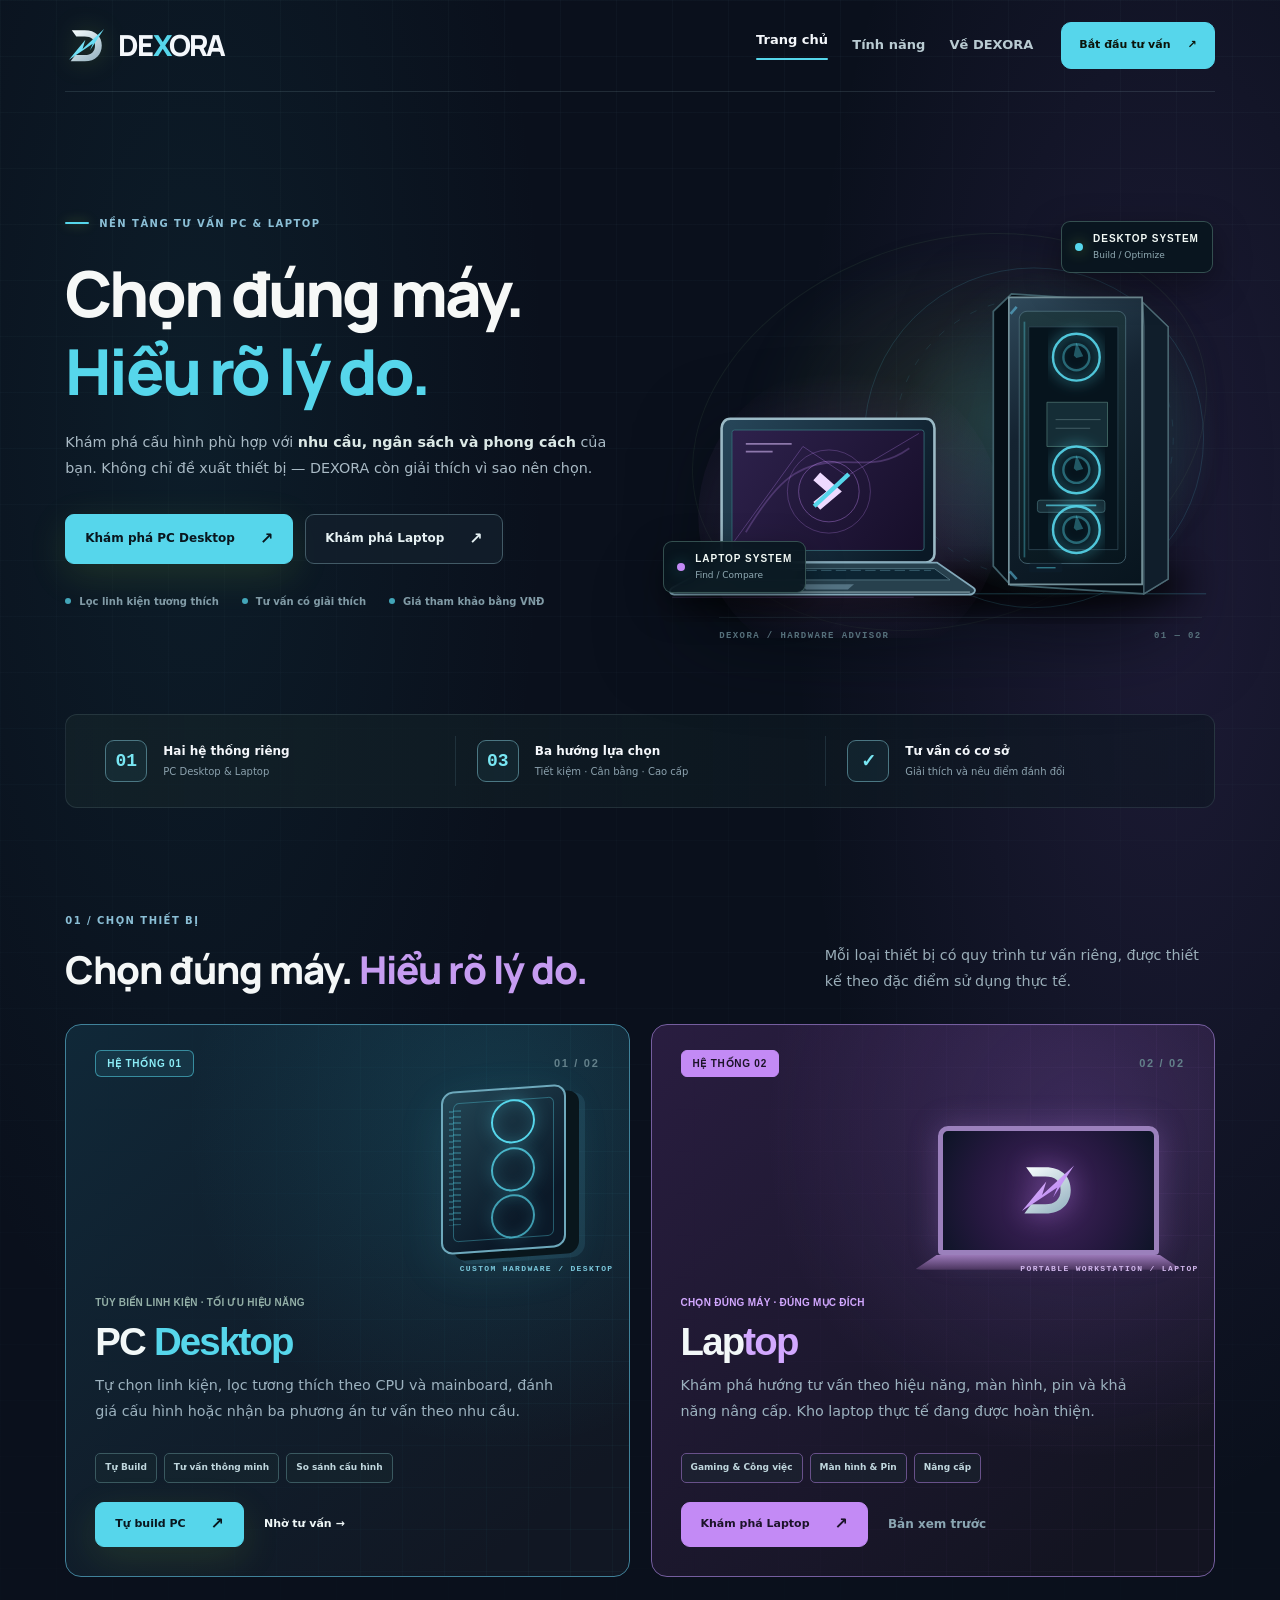
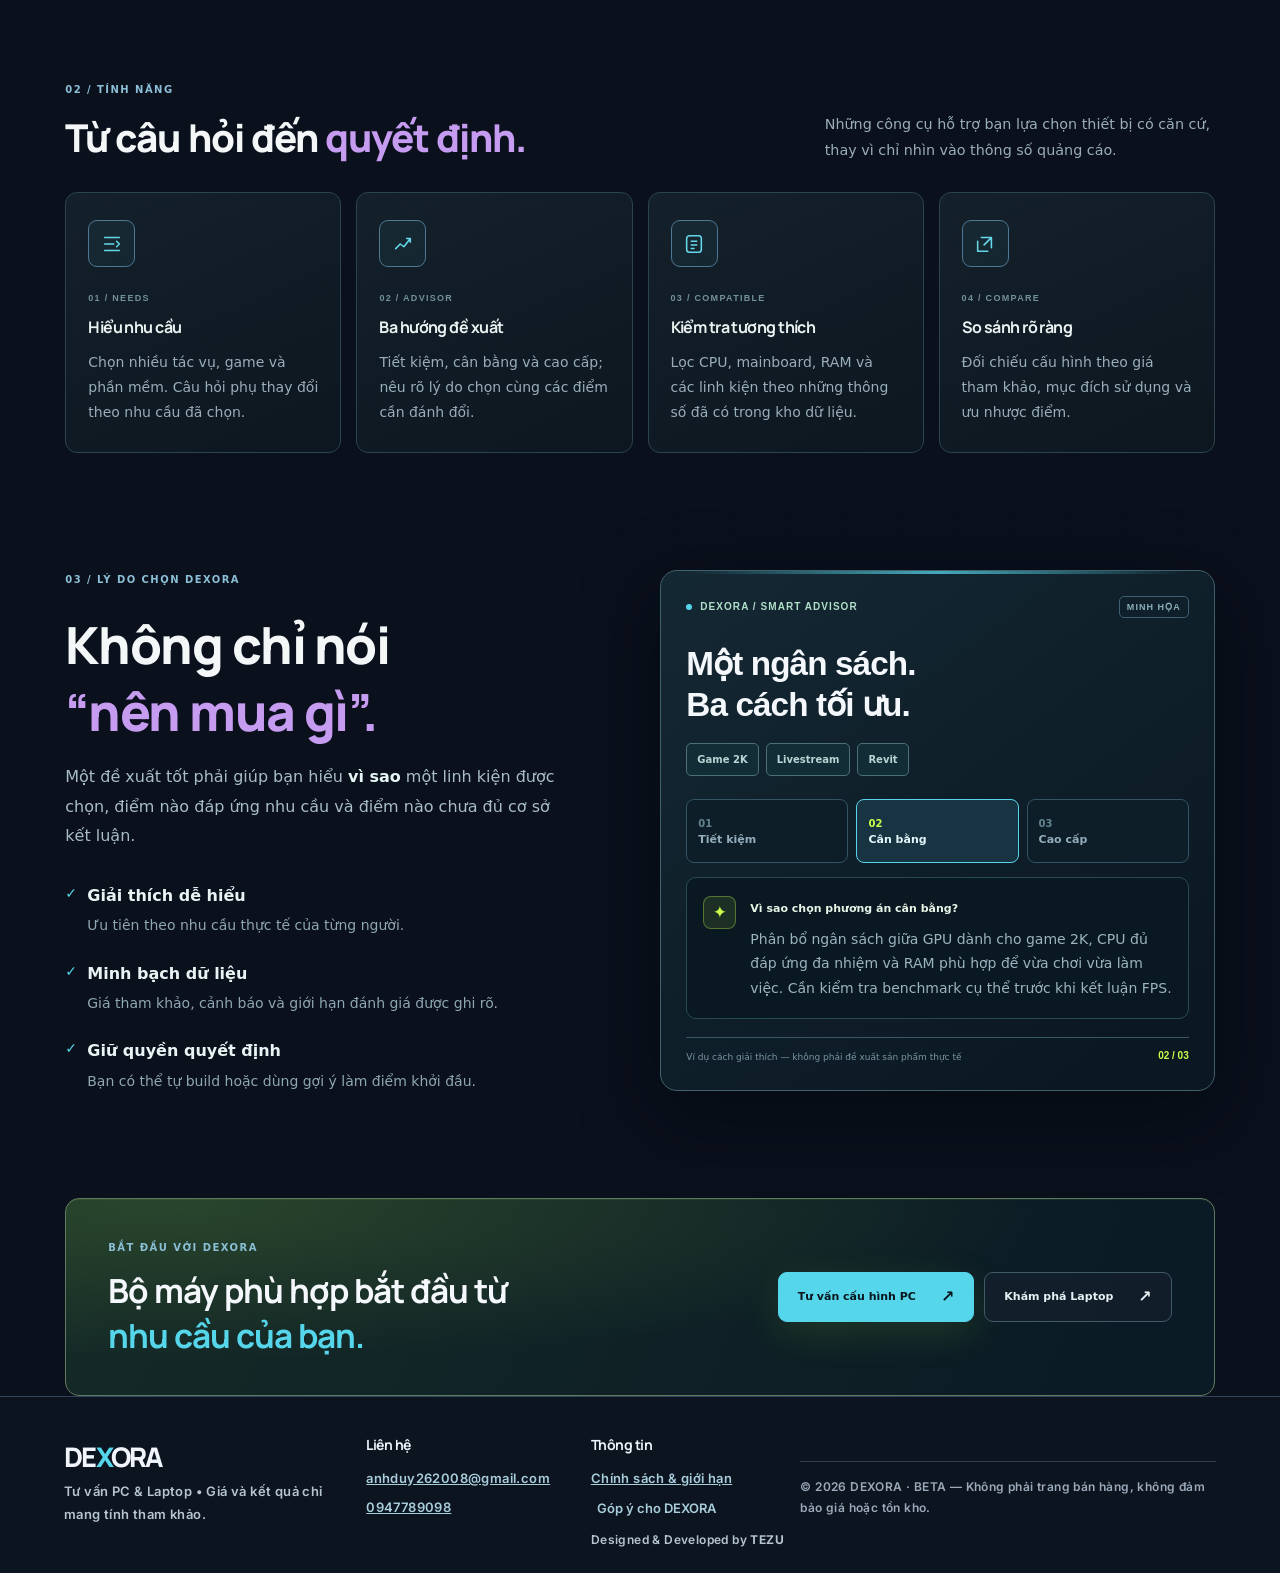
<file: index.html>
<!DOCTYPE html>

<html lang="vi"><head>
<meta charset="utf-8"/>
<meta content="width=device-width, initial-scale=1.0" name="viewport"/>
<meta content="#070d14" name="theme-color"/>
<meta content="DEXORA — Tư vấn PC Desktop và Laptop theo nhu cầu, ngân sách và phong cách. Tự build, phân tích và so sánh có giải thích." name="description"/>
<link href="./assets/brand/dexora-mark.svg" rel="icon" type="image/svg+xml"/>
<title>DEXORA — Trang chủ</title>
<!-- Optional online font: falls back to system fonts when offline -->
<link href="https://fonts.googleapis.com" rel="preconnect"/>
<link crossorigin="" href="https://fonts.gstatic.com" rel="preconnect"/>
<link href="https://fonts.googleapis.com/css2?family=Inter:wght@400;500;600;700;800&amp;family=Manrope:wght@400;500;600;700;800&amp;display=swap" rel="stylesheet"/>
<link href="./assets/css/layout.css?v=140" rel="stylesheet"/>
<link href="./assets/css/comparison.css?v=140" rel="stylesheet"/>
<link href="./assets/css/polish.css?v=140" rel="stylesheet"/>
<link href="./assets/css/comparison-motion.css?v=140" rel="stylesheet"/>
<link href="./assets/css/advisor-reasons.css?v=140" rel="stylesheet"/>
<link href="./assets/css/advisor.css?v=140" rel="stylesheet"/>
<link href="./assets/css/home.css?v=140" rel="stylesheet"/>
<link href="./assets/css/dexora-home.css?v=140" rel="stylesheet"/>
<link href="./assets/css/dexora-upgrade.css?v=200" rel="stylesheet"/><meta content="dark" name="color-scheme"/><link href="https://tezu22.github.io/DEXORA/" rel="canonical"/><meta content="DEXORA — Trang chủ" property="og:title"/><meta content="website" property="og:type"/></head><body data-view="home"><section aria-label="Trang chủ DEXORA" class="landing dx-home" id="landing">
<div class="dx-shell">
<header class="dx-header">
<div aria-label="DEXORA — về trang chủ" class="dx-brand">
<img alt="" height="39" src="./assets/brand/dexora-mark.svg" width="39"/>
<span>DE<span class="dx-brand-accent">X</span>ORA</span>
</div>
<nav aria-label="Điều hướng trang chủ" class="dx-nav"><a class="is-current" href="#landing">Trang chủ</a><a href="#dx-features">Tính năng</a><a href="#dx-why">Về DEXORA</a></nav>
<button class="dx-nav-cta" data-home-open="advisor" type="button">Bắt đầu tư vấn <span aria-hidden="true">↗</span></button>
</header>
<main id="dx-main">
<section aria-labelledby="dxHeroTitle" class="dx-hero">
<div class="dx-hero-copy">
<div class="dx-kicker"><span class="dx-kicker-line"></span> NỀN TẢNG TƯ VẤN PC &amp; LAPTOP</div>
<h1 id="dxHeroTitle">Chọn đúng máy.<br/><span>Hiểu rõ lý do.</span></h1>
<p>Khám phá cấu hình phù hợp với <strong>nhu cầu, ngân sách và phong cách</strong> của bạn. Không chỉ đề xuất thiết bị — DEXORA còn giải thích vì sao nên chọn.</p>
<div class="dx-hero-actions">
<button class="dx-button dx-button-primary" data-home-open="build" type="button">Khám phá PC Desktop <span aria-hidden="true">↗</span></button>
<button class="dx-button dx-button-ghost" data-home-open="laptop" type="button">Khám phá Laptop <span aria-hidden="true">↗</span></button>
</div>
<div class="dx-hero-notes"><span><i aria-hidden="true"></i> Lọc linh kiện tương thích</span><span><i aria-hidden="true"></i> Tư vấn có giải thích</span><span><i aria-hidden="true"></i> Giá tham khảo bằng VNĐ</span></div>
</div>
<div class="dx-hero-visual">
<div aria-hidden="true" class="dx-glow-orb"></div>
<img alt="Minh họa máy tính để bàn và laptop theo phong cách DEXORA" class="dx-device-art" height="510" src="./assets/brand/dexora-devices.svg" width="720"/>
<div class="dx-float-label dx-float-label-pc"><span class="dx-float-indicator"></span><div><strong>DESKTOP SYSTEM</strong><small>Build / Optimize</small></div></div>
<div class="dx-float-label dx-float-label-laptop"><span class="dx-float-indicator cyan"></span><div><strong>LAPTOP SYSTEM</strong><small>Find / Compare</small></div></div>
<div class="dx-hero-visual-foot"><span>DEXORA / HARDWARE ADVISOR</span><span>01 — 02</span></div>
</div>
</section>
<div aria-label="Những tính năng nổi bật" class="dx-trust-strip">
<div><span class="dx-trust-icon">01</span><strong>Hai hệ thống riêng</strong><small>PC Desktop &amp; Laptop</small></div>
<div><span class="dx-trust-icon">03</span><strong>Ba hướng lựa chọn</strong><small>Tiết kiệm · Cân bằng · Cao cấp</small></div>
<div><span class="dx-trust-icon">✓</span><strong>Tư vấn có cơ sở</strong><small>Giải thích và nêu điểm đánh đổi</small></div>
</div>
<section aria-labelledby="dxSystemsHeading" class="dx-section dx-gateways" id="dx-systems">
<div class="dx-section-heading"><div><span class="dx-overline">01 / CHỌN THIẾT BỊ</span><h2 id="dxSystemsHeading">Chọn đúng máy. <em>Hiểu rõ lý do.</em></h2></div><p>Mỗi loại thiết bị có quy trình tư vấn riêng, được thiết kế theo đặc điểm sử dụng thực tế.</p></div>
<div class="dx-gateway-grid">
<article class="dx-gateway dx-pc">
<div class="dx-gateway-head"><span class="dx-pill dx-pill-lime">HỆ THỐNG 01</span><span class="dx-gateway-number">01 / 02</span></div>
<div aria-hidden="true" class="dx-gateway-art dx-pc-art">
<div class="dx-mini-pc"><div class="dx-mini-pc-glass"><span></span><span></span><span></span></div><div class="dx-mini-pc-vents"></div></div>
<div class="dx-art-caption">CUSTOM HARDWARE / DESKTOP</div>
</div>
<div class="dx-gateway-copy"><span class="dx-small-label">TÙY BIẾN LINH KIỆN · TỐI ƯU HIỆU NĂNG</span><h3>PC <span>Desktop</span></h3><p>Tự chọn linh kiện, lọc tương thích theo CPU và mainboard, đánh giá cấu hình hoặc nhận ba phương án tư vấn theo nhu cầu.</p>
<div class="dx-chip-row"><span>Tự Build</span><span>Tư vấn thông minh</span><span>So sánh cấu hình</span></div>
<div class="dx-gateway-actions"><button class="dx-button dx-button-primary" data-home-open="build" type="button">Tự build PC <span aria-hidden="true">↗</span></button><button class="dx-text-button" data-home-open="advisor" type="button">Nhờ tư vấn <span aria-hidden="true">→</span></button></div>
</div>
</article>
<article class="dx-gateway dx-lt">
<div class="dx-gateway-head"><span class="dx-pill dx-pill-cyan">HỆ THỐNG 02</span><span class="dx-gateway-number">02 / 02</span></div>
<div aria-hidden="true" class="dx-gateway-art dx-lt-art">
<div class="dx-mini-laptop"><div class="dx-mini-laptop-screen"><img alt="" height="65" src="./assets/brand/dexora-mark-purple.svg" width="65"/></div><div class="dx-mini-laptop-keyboard"></div></div>
<div class="dx-art-caption">PORTABLE WORKSTATION / LAPTOP</div>
</div>
<div class="dx-gateway-copy"><span class="dx-small-label">CHỌN ĐÚNG MÁY · ĐÚNG MỤC ĐÍCH</span><h3>Lap<span>top</span></h3><p>Khám phá hướng tư vấn theo hiệu năng, màn hình, pin và khả năng nâng cấp. Kho laptop thực tế đang được hoàn thiện.</p>
<div class="dx-chip-row"><span>Gaming &amp; Công việc</span><span>Màn hình &amp; Pin</span><span>Nâng cấp</span></div>
<div class="dx-gateway-actions"><button class="dx-button dx-button-cyan" data-home-open="laptop" type="button">Khám phá Laptop <span aria-hidden="true">↗</span></button><span class="dx-preview-hint">Bản xem trước</span></div>
</div>
</article>
</div>
</section>
<section aria-labelledby="dxFeaturesHeading" class="dx-section dx-features" id="dx-features">
<div class="dx-section-heading"><div><span class="dx-overline">02 / TÍNH NĂNG</span><h2 id="dxFeaturesHeading">Từ câu hỏi đến <em>quyết định.</em></h2></div><p>Những công cụ hỗ trợ bạn lựa chọn thiết bị có căn cứ, thay vì chỉ nhìn vào thông số quảng cáo.</p></div>
<div class="dx-features-grid">
<article class="dx-feature"><div class="dx-feature-icon"><svg aria-hidden="true" viewbox="0 0 24 24"><path d="M4 5h16M4 12h10M4 19h16M17 9l3 3-3 3"></path></svg></div><span>01 / NEEDS</span><h3>Hiểu nhu cầu</h3><p>Chọn nhiều tác vụ, game và phần mềm. Câu hỏi phụ thay đổi theo nhu cầu đã chọn.</p></article>
<article class="dx-feature"><div class="dx-feature-icon"><svg aria-hidden="true" viewbox="0 0 24 24"><path d="m4 17 5-5 4 3 7-9M16 6h4v4"></path></svg></div><span>02 / ADVISOR</span><h3>Ba hướng đề xuất</h3><p>Tiết kiệm, cân bằng và cao cấp; nêu rõ lý do chọn cùng các điểm cần đánh đổi.</p></article>
<article class="dx-feature"><div class="dx-feature-icon"><svg aria-hidden="true" viewbox="0 0 24 24"><rect height="18" rx="3" width="16" x="4" y="3"></rect><path d="M9 9h6M9 13h6M9 17h3"></path></svg></div><span>03 / COMPATIBLE</span><h3>Kiểm tra tương thích</h3><p>Lọc CPU, mainboard, RAM và các linh kiện theo những thông số đã có trong kho dữ liệu.</p></article>
<article class="dx-feature"><div class="dx-feature-icon"><svg aria-hidden="true" viewbox="0 0 24 24"><path d="M8 5h11v11M19 5l-8 8M4 9v11h11"></path></svg></div><span>04 / COMPARE</span><h3>So sánh rõ ràng</h3><p>Đối chiếu cấu hình theo giá tham khảo, mục đích sử dụng và ưu nhược điểm.</p></article>
</div>
</section>
<section aria-labelledby="dxWhyHeading" class="dx-section dx-why" id="dx-why">
<div class="dx-why-copy"><span class="dx-overline">03 / LÝ DO CHỌN DEXORA</span><h2 id="dxWhyHeading">Không chỉ nói<br/><em>“nên mua gì”.</em></h2><p>Một đề xuất tốt phải giúp bạn hiểu <strong>vì sao</strong> một linh kiện được chọn, điểm nào đáp ứng nhu cầu và điểm nào chưa đủ cơ sở kết luận.</p><ul><li><b>Giải thích dễ hiểu</b><span>Ưu tiên theo nhu cầu thực tế của từng người.</span></li><li><b>Minh bạch dữ liệu</b><span>Giá tham khảo, cảnh báo và giới hạn đánh giá được ghi rõ.</span></li><li><b>Giữ quyền quyết định</b><span>Bạn có thể tự build hoặc dùng gợi ý làm điểm khởi đầu.</span></li></ul></div>
<div aria-label="Mô phỏng cách hiển thị lời tư vấn" class="dx-preview-panel">
<div class="dx-preview-top"><span><i></i> DEXORA / SMART ADVISOR</span><span class="dx-demo-tag">MINH HỌA</span></div>
<h3>Một ngân sách.<br/>Ba cách tối ưu.</h3>
<div class="dx-preview-chips"><span>Game 2K</span><span>Livestream</span><span>Revit</span></div>
<div aria-label="Xem trước ba phương án tư vấn" class="dx-option-switch" role="group">
<button aria-pressed="false" data-dx-preview="save" type="button"><small>01</small> Tiết kiệm</button>
<button aria-pressed="true" class="is-active" data-dx-preview="balanced" type="button"><small>02</small> Cân bằng</button>
<button aria-pressed="false" data-dx-preview="high" type="button"><small>03</small> Cao cấp</button>
</div>
<div aria-live="polite" class="dx-preview-explanation"><div class="dx-explanation-icon">✦</div><div><strong id="dxPreviewTitle">Vì sao chọn phương án cân bằng?</strong><p id="dxPreviewText">Phân bổ ngân sách giữa GPU dành cho game 2K, CPU đủ đáp ứng đa nhiệm và RAM phù hợp để vừa chơi vừa làm việc. Cần kiểm tra benchmark cụ thể trước khi kết luận FPS.</p></div></div>
<div class="dx-preview-bottom"><span>Ví dụ cách giải thích — không phải đề xuất sản phẩm thực tế</span><span>02 / 03</span></div>
</div>
</section>
<section aria-labelledby="dxStartHeading" class="dx-bottom-cta"><div><span class="dx-overline">BẮT ĐẦU VỚI DEXORA</span><h2 id="dxStartHeading">Bộ máy phù hợp bắt đầu từ<br/><em>nhu cầu của bạn.</em></h2></div><div class="dx-bottom-actions"><button class="dx-button dx-button-primary" data-home-open="advisor" type="button">Tư vấn cấu hình PC <span aria-hidden="true">↗</span></button><button class="dx-button dx-button-ghost" data-home-open="laptop" type="button">Khám phá Laptop <span aria-hidden="true">↗</span></button></div></section>
</main>
</div>
</section><script>window.DEXORA_ROOT='./';</script><script defer="" src="./assets/js/dexora-preview.js?v=200"></script><script defer="" src="./assets/js/site-common.js?v=200"></script></body></html>
</file>
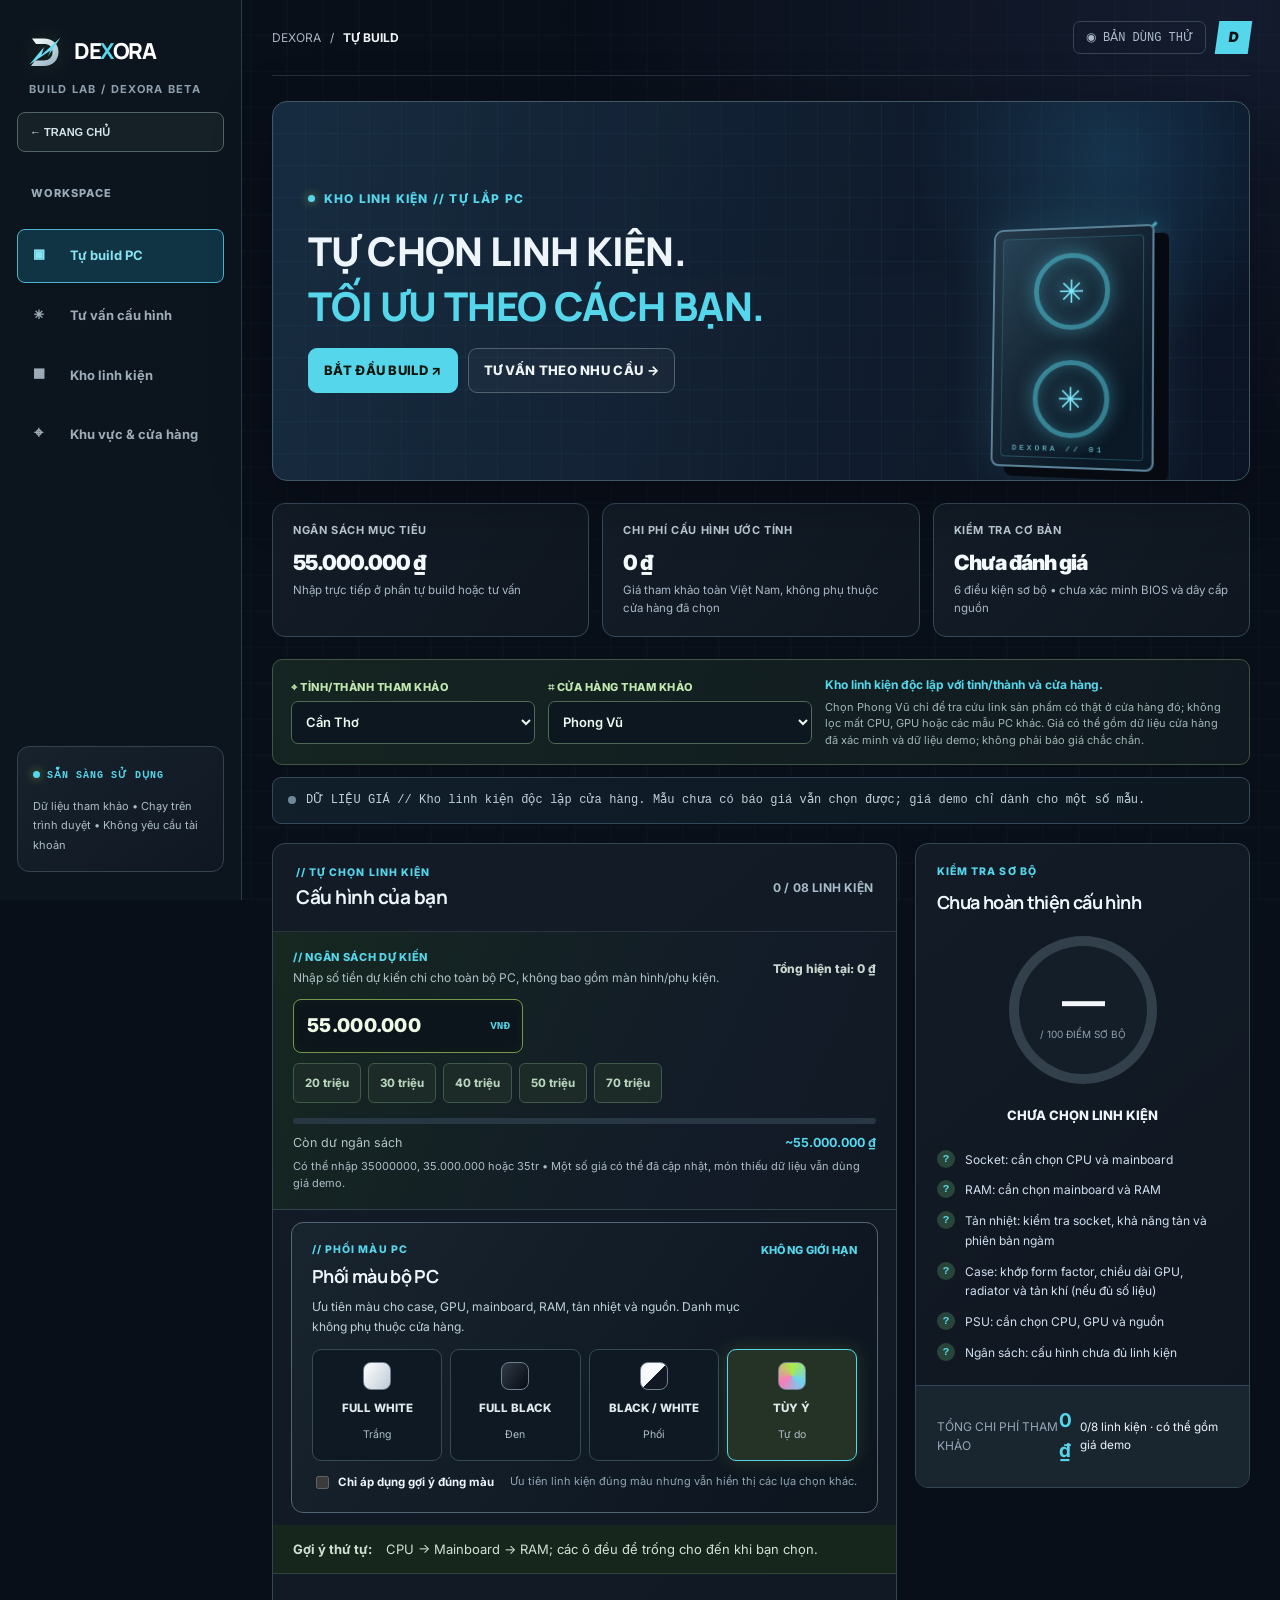
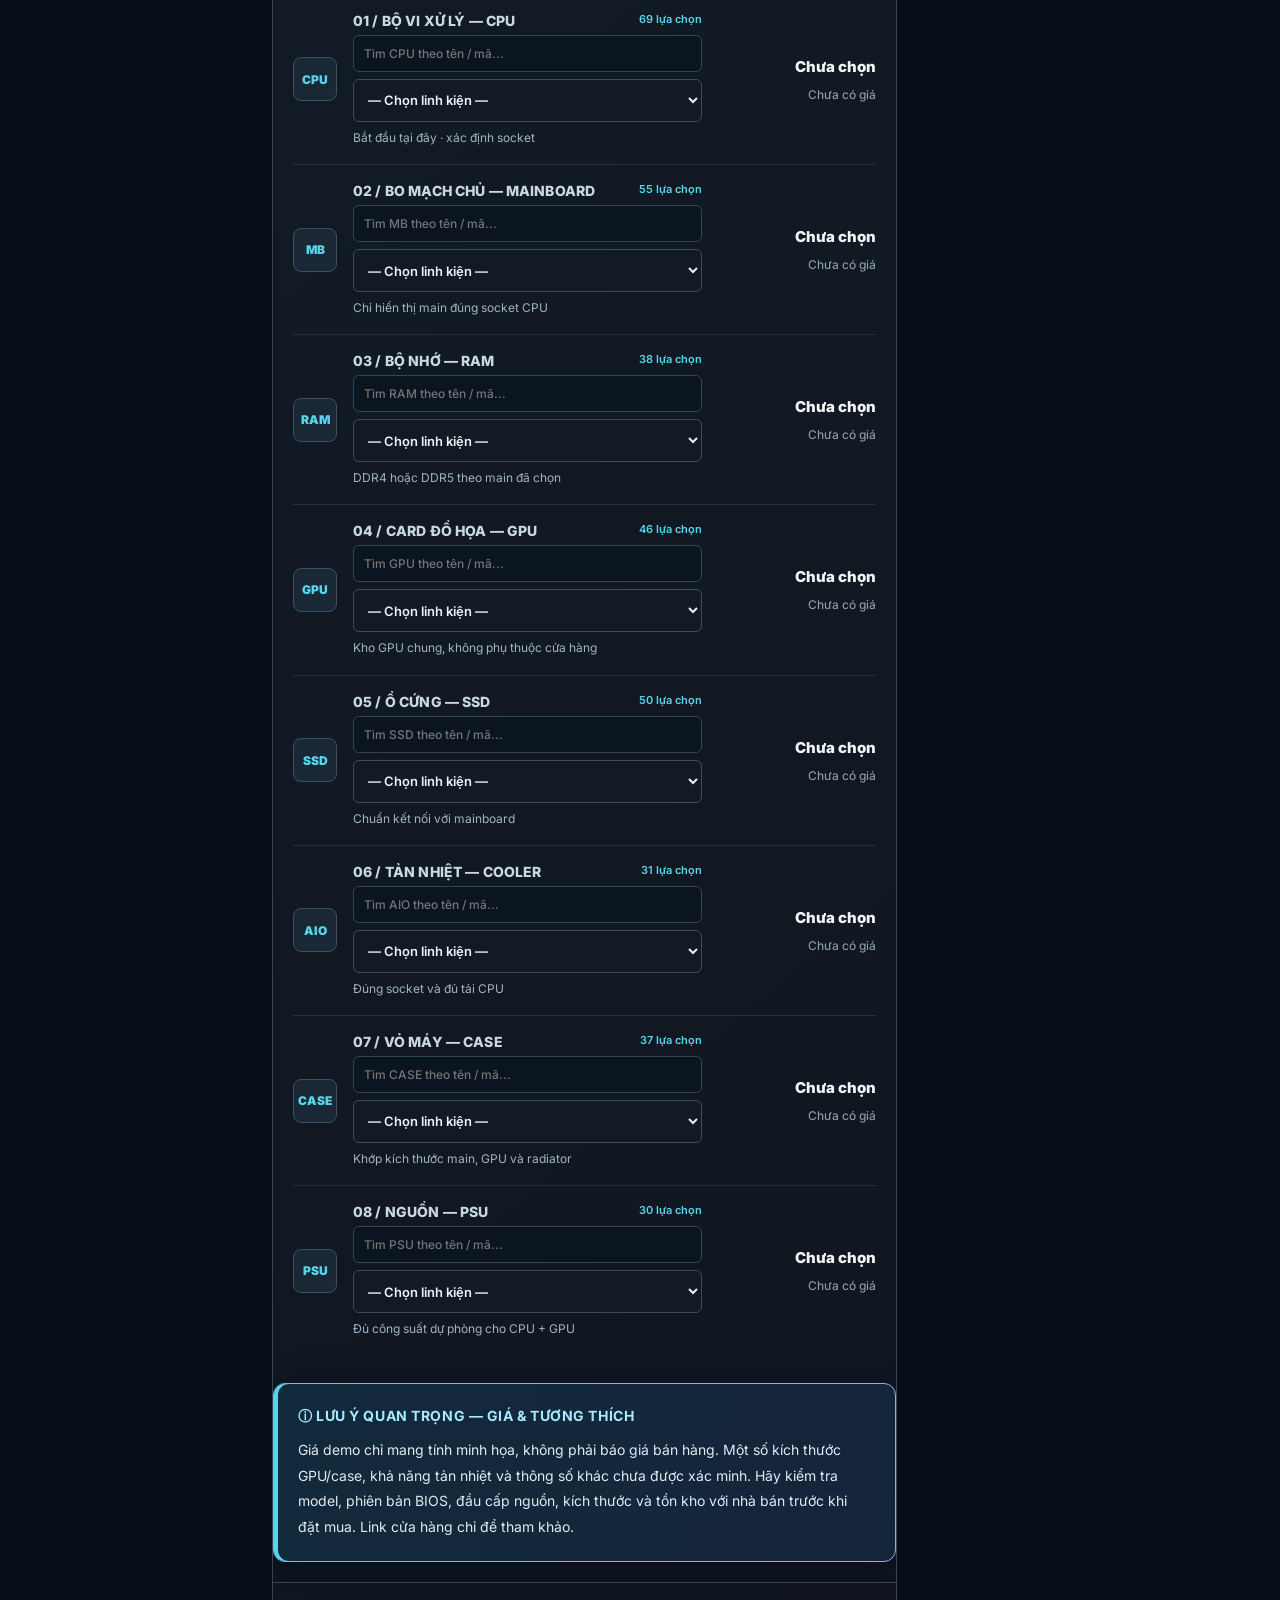
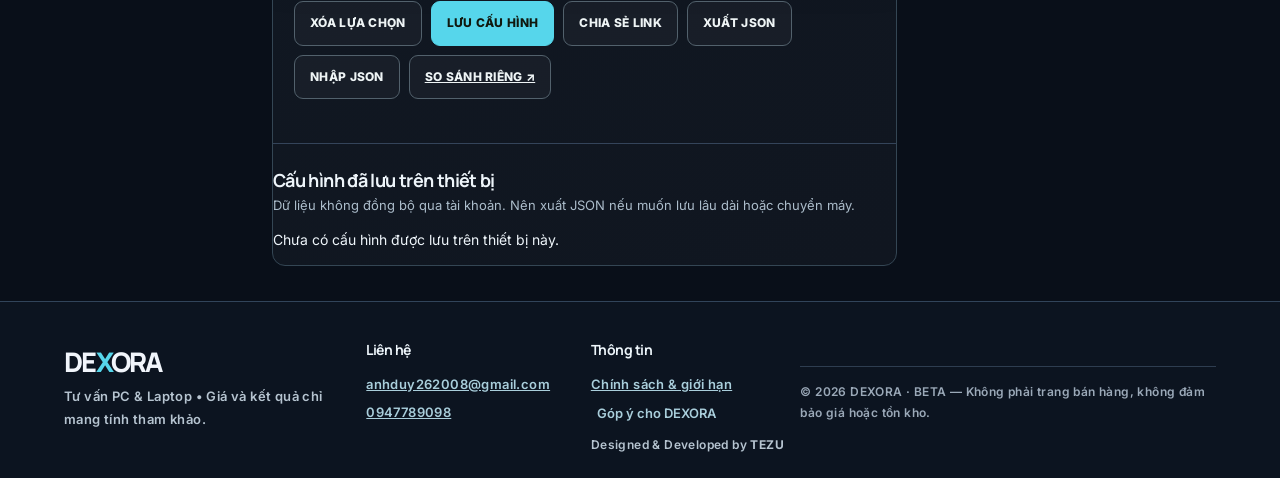
<file: pages/builder.html>
<!DOCTYPE html>

<html lang="vi"><head>
<meta charset="utf-8"/>
<meta content="width=device-width, initial-scale=1.0" name="viewport"/>
<meta content="#070d14" name="theme-color"/>
<meta content="DEXORA — Tư vấn PC Desktop và Laptop theo nhu cầu, ngân sách và phong cách. Tự build, phân tích và so sánh có giải thích." name="description"/>
<link href="../assets/brand/dexora-mark.svg" rel="icon" type="image/svg+xml"/>
<title>DEXORA — Tự build PC</title>
<!-- Optional online font: falls back to system fonts when offline -->
<link href="https://fonts.googleapis.com" rel="preconnect"/>
<link crossorigin="" href="https://fonts.gstatic.com" rel="preconnect"/>
<link href="https://fonts.googleapis.com/css2?family=Inter:wght@400;500;600;700;800&amp;family=Manrope:wght@400;500;600;700;800&amp;display=swap" rel="stylesheet"/>
<link href="../assets/css/layout.css?v=140" rel="stylesheet"/>
<link href="../assets/css/comparison.css?v=140" rel="stylesheet"/>
<link href="../assets/css/polish.css?v=140" rel="stylesheet"/>
<link href="../assets/css/comparison-motion.css?v=140" rel="stylesheet"/>
<link href="../assets/css/advisor-reasons.css?v=140" rel="stylesheet"/>
<link href="../assets/css/advisor.css?v=140" rel="stylesheet"/>
<link href="../assets/css/home.css?v=140" rel="stylesheet"/>
<link href="../assets/css/dexora-home.css?v=140" rel="stylesheet"/>
<link href="../assets/css/dexora-upgrade.css?v=200" rel="stylesheet"/><meta content="dark" name="color-scheme"/><link href="https://tezu22.github.io/DEXORA/pages/builder.html" rel="canonical"/><meta content="DEXORA — Tự build PC" property="og:title"/><meta content="website" property="og:type"/></head><body data-pc-page="build" data-view="pc"><div class="app" id="pcWorkspace">
<aside class="side">
<div class="logo"><img alt="" class="dx-sidebar-logo" height="38" src="../assets/brand/dexora-mark.svg" width="38"/><span>DE<b>X</b>ORA</span></div>
<div class="version">BUILD LAB / DEXORA BETA</div>
<button class="sidebar-home" id="sidebarHome" type="button">← TRANG CHỦ</button>
<div class="navtitle">WORKSPACE</div>
<nav class="nav" id="nav"><a class="active" data-page="build" href="./builder.html"><span class="nav-symbol">▣</span><span class="nav-text">Tự build PC</span></a><a class="" data-page="advisor" href="./advisor.html"><span class="nav-symbol">✳</span><span class="nav-text">Tư vấn cấu hình</span></a><a class="" data-page="catalog" href="./catalog.html"><span class="nav-symbol">▦</span><span class="nav-text">Kho linh kiện</span></a><a class="" data-page="stores" href="./stores.html"><span class="nav-symbol">⌖</span><span class="nav-text">Khu vực &amp; cửa hàng</span></a></nav>
<div class="side-bottom"><span class="tag"><span class="dot"></span> SẴN SÀNG SỬ DỤNG</span><p>Dữ liệu tham khảo • Chạy trên trình duyệt • Không yêu cầu tài khoản</p></div>
</aside>
<div class="main">
<header class="topbar"><div class="crumb">DEXORA <span>/</span><b id="breadcrumb">TỰ BUILD</b></div><div class="topright"><div class="outline-pill">◉ BẢN DÙNG THỬ</div><div class="avatar">D</div></div></header>
<div class="content">
<section class="hero">
<div class="hero-copy"><div class="eyebrow"><span class="dot"></span> KHO LINH KIỆN // TỰ LẮP PC</div><h1>TỰ CHỌN LINH KIỆN.<br/><span>TỐI ƯU THEO CÁCH BẠN.</span></h1><div class="hero-actions"><button class="btn primary" data-go="build">BẮT ĐẦU BUILD ↗</button><button class="btn ghost" data-go="advisor">TƯ VẤN THEO NHU CẦU →</button></div></div>
<div aria-hidden="true" class="tower-scene"><div class="t-line"></div><div class="tower"><div class="fan a"></div><div class="fan b"></div><div class="tower-label">DEXORA // 01</div></div></div>
</section>
<div class="metrics" id="metrics"></div>
<div class="region-toolbar" id="regionToolbar"></div>
<div aria-live="polite" class="price-sync" id="priceSync" role="status"><span class="price-sync-dot"></span><span>DỮ LIỆU GIÁ // Đang dùng giá tham khảo minh họa; sẽ tải dữ liệu cửa hàng khi có báo giá hợp lệ.</span></div>
<div id="pageView"></div>
</div>
</div>
</div><div aria-live="polite" class="toast" id="toast" role="status"></div><script>window.DEXORA_ROOT='../';</script><script defer="" src="../data/catalog.js?v=200"></script><script defer="" src="../assets/js/seed-data.js?v=200"></script><script defer="" src="../assets/js/advisor-data.js?v=200"></script><script defer="" src="../assets/js/advisor-explain.js?v=200"></script><script defer="" src="../assets/js/advisor-engine.js?v=200"></script><script defer="" src="../assets/js/build-storage.js?v=200"></script><script defer="" src="../assets/js/app.js?v=200"></script><script defer="" src="../assets/js/site-common.js?v=200"></script></body></html>
</file>
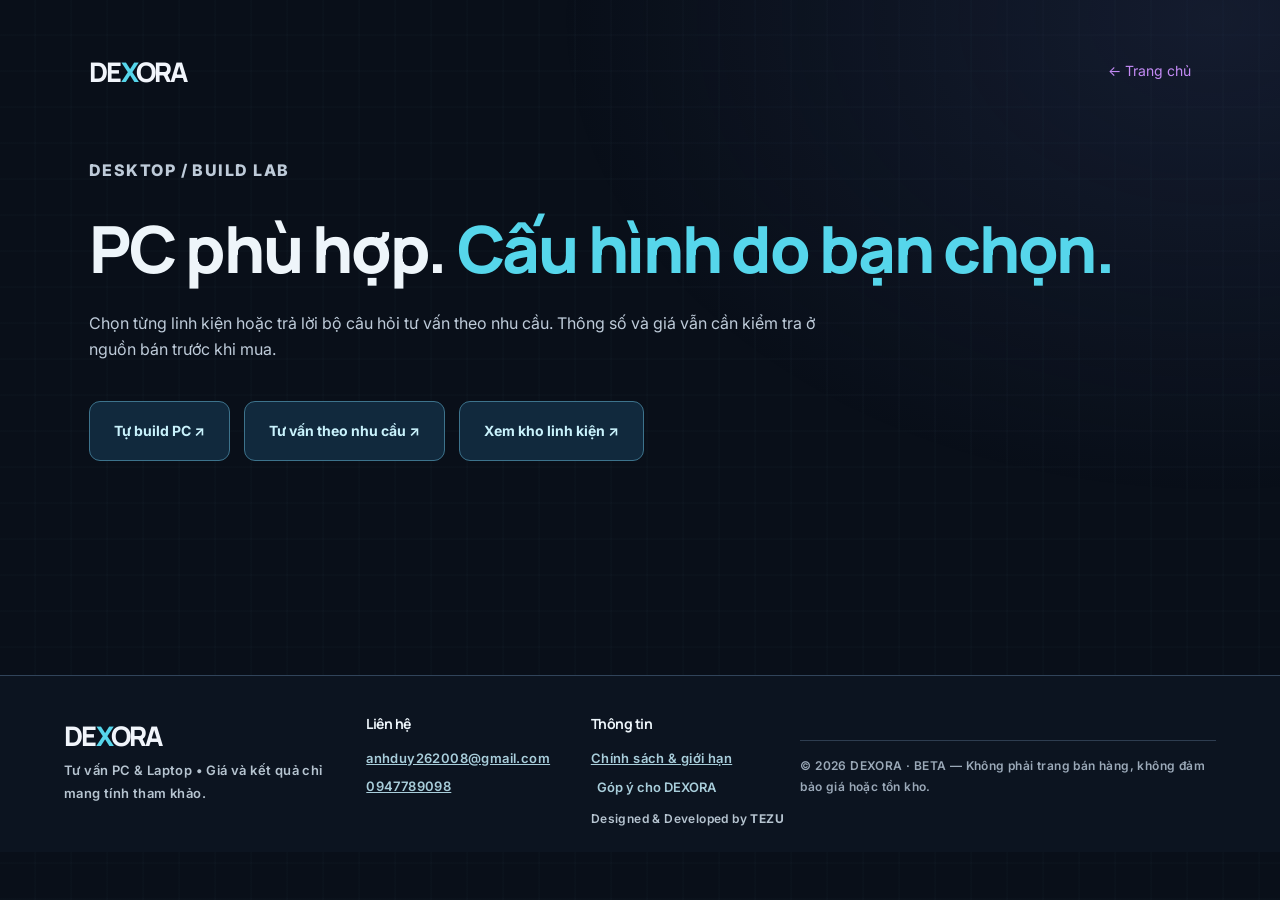
<file: pages/desktop.html>
<!DOCTYPE html>

<html lang="vi"><head>
<meta charset="utf-8"/>
<meta content="width=device-width, initial-scale=1.0" name="viewport"/>
<meta content="#070d14" name="theme-color"/>
<meta content="DEXORA — Tư vấn PC Desktop và Laptop theo nhu cầu, ngân sách và phong cách. Tự build, phân tích và so sánh có giải thích." name="description"/>
<link href="../assets/brand/dexora-mark.svg" rel="icon" type="image/svg+xml"/>
<title>DEXORA — Desktop Lab</title>
<!-- Optional online font: falls back to system fonts when offline -->
<link href="https://fonts.googleapis.com" rel="preconnect"/>
<link crossorigin="" href="https://fonts.gstatic.com" rel="preconnect"/>
<link href="https://fonts.googleapis.com/css2?family=Inter:wght@400;500;600;700;800&amp;family=Manrope:wght@400;500;600;700;800&amp;display=swap" rel="stylesheet"/>
<link href="../assets/css/layout.css?v=140" rel="stylesheet"/>
<link href="../assets/css/comparison.css?v=140" rel="stylesheet"/>
<link href="../assets/css/polish.css?v=140" rel="stylesheet"/>
<link href="../assets/css/comparison-motion.css?v=140" rel="stylesheet"/>
<link href="../assets/css/advisor-reasons.css?v=140" rel="stylesheet"/>
<link href="../assets/css/advisor.css?v=140" rel="stylesheet"/>
<link href="../assets/css/home.css?v=140" rel="stylesheet"/>
<link href="../assets/css/dexora-home.css?v=140" rel="stylesheet"/>
<link href="../assets/css/dexora-upgrade.css?v=200" rel="stylesheet"/><meta content="dark" name="color-scheme"/><link href="https://tezu22.github.io/DEXORA/pages/desktop.html" rel="canonical"/><meta content="DEXORA — Desktop Lab" property="og:title"/><meta content="website" property="og:type"/></head><body data-view="static"><main class="dexora-static dx-desktop-portal"><div class="dexora-static-top"><div class="dexora-wordmark">DE<span>X</span>ORA</div><a href="../index.html">← Trang chủ</a></div><p class="dx-overline">DESKTOP / BUILD LAB</p><h1>PC phù hợp. <em>Cấu hình do bạn chọn.</em></h1><p>Chọn từng linh kiện hoặc trả lời bộ câu hỏi tư vấn theo nhu cầu. Thông số và giá vẫn cần kiểm tra ở nguồn bán trước khi mua.</p><div class="desktop-portal-links"><a href="./builder.html">Tự build PC ↗</a><a href="./advisor.html">Tư vấn theo nhu cầu ↗</a><a href="./catalog.html">Xem kho linh kiện ↗</a></div></main><script>window.DEXORA_ROOT='../';</script><script defer="" src="../assets/js/site-common.js?v=200"></script></body></html>
</file>
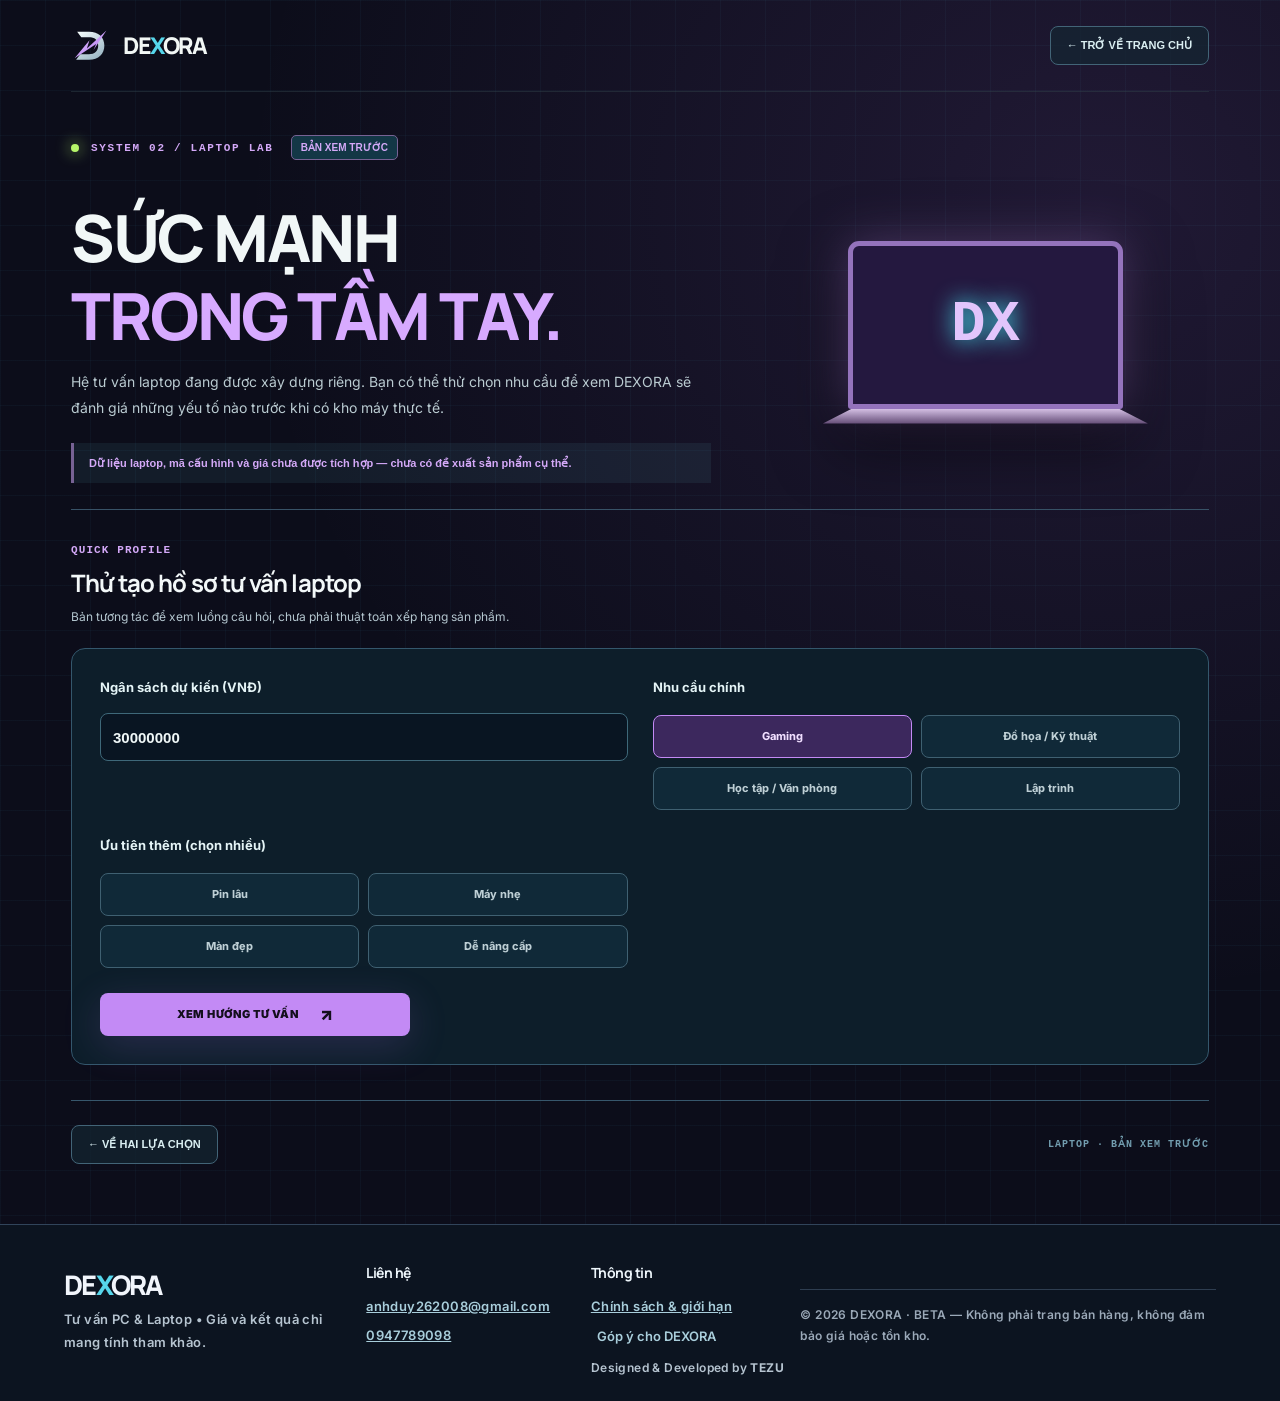
<file: pages/laptop.html>
<!DOCTYPE html>

<html lang="vi"><head>
<meta charset="utf-8"/>
<meta content="width=device-width, initial-scale=1.0" name="viewport"/>
<meta content="#070d14" name="theme-color"/>
<meta content="DEXORA — Tư vấn PC Desktop và Laptop theo nhu cầu, ngân sách và phong cách. Tự build, phân tích và so sánh có giải thích." name="description"/>
<link href="../assets/brand/dexora-mark.svg" rel="icon" type="image/svg+xml"/>
<title>DEXORA — Laptop Lab</title>
<!-- Optional online font: falls back to system fonts when offline -->
<link href="https://fonts.googleapis.com" rel="preconnect"/>
<link crossorigin="" href="https://fonts.gstatic.com" rel="preconnect"/>
<link href="https://fonts.googleapis.com/css2?family=Inter:wght@400;500;600;700;800&amp;family=Manrope:wght@400;500;600;700;800&amp;display=swap" rel="stylesheet"/>
<link href="../assets/css/layout.css?v=140" rel="stylesheet"/>
<link href="../assets/css/comparison.css?v=140" rel="stylesheet"/>
<link href="../assets/css/polish.css?v=140" rel="stylesheet"/>
<link href="../assets/css/comparison-motion.css?v=140" rel="stylesheet"/>
<link href="../assets/css/advisor-reasons.css?v=140" rel="stylesheet"/>
<link href="../assets/css/advisor.css?v=140" rel="stylesheet"/>
<link href="../assets/css/home.css?v=140" rel="stylesheet"/>
<link href="../assets/css/dexora-home.css?v=140" rel="stylesheet"/>
<link href="../assets/css/dexora-upgrade.css?v=200" rel="stylesheet"/><meta content="dark" name="color-scheme"/><link href="https://tezu22.github.io/DEXORA/pages/laptop.html" rel="canonical"/><meta content="DEXORA — Laptop Lab" property="og:title"/><meta content="website" property="og:type"/></head><body data-view="laptop"><section aria-labelledby="laptopPortalTitle" class="laptop-portal" id="laptopPortal">
<div class="portal-wrap">
<header class="portal-nav"><div class="landing-brand"><img alt="" class="dx-portal-logo" height="39" src="../assets/brand/dexora-mark-purple.svg" width="39"/><span>DE<span class="brand-slash">X</span>ORA</span></div><button class="portal-back" data-return-home="" type="button">← TRỞ VỀ TRANG CHỦ</button></header>
<div class="portal-kicker"><span class="signal-pulse"></span> SYSTEM 02 / LAPTOP LAB <span class="portal-beta">BẢN XEM TRƯỚC</span></div>
<div class="portal-hero"><div><h1 id="laptopPortalTitle">SỨC MẠNH<br/><span>TRONG TẦM TAY.</span></h1><p>Hệ tư vấn laptop đang được xây dựng riêng. Bạn có thể thử chọn nhu cầu để xem DEXORA sẽ đánh giá những yếu tố nào trước khi có kho máy thực tế.</p><div class="portal-info">Dữ liệu laptop, mã cấu hình và giá chưa được tích hợp — chưa có đề xuất sản phẩm cụ thể.</div></div><div aria-hidden="true" class="portal-visual"><div class="portal-monitor"><span>DX</span></div><div class="portal-base"></div></div></div>
<div class="portal-section-title"><span>QUICK PROFILE</span><h2>Thử tạo hồ sơ tư vấn laptop</h2><p>Bản tương tác để xem luồng câu hỏi, chưa phải thuật toán xếp hạng sản phẩm.</p></div>
<form class="laptop-profile" id="laptopQuickForm">
<label class="laptop-field">Ngân sách dự kiến (VNĐ)<input id="laptopBudget" max="200000000" min="3000000" required="" step="1000000" type="number" value="30000000"/></label>
<fieldset class="laptop-field"><legend>Nhu cầu chính</legend><div class="laptop-radio-grid"><label><input checked="" name="laptopUse" type="radio" value="gaming"/><span>Gaming</span></label><label><input name="laptopUse" type="radio" value="design"/><span>Đồ họa / Kỹ thuật</span></label><label><input name="laptopUse" type="radio" value="study"/><span>Học tập / Văn phòng</span></label><label><input name="laptopUse" type="radio" value="coding"/><span>Lập trình</span></label></div></fieldset>
<fieldset class="laptop-field"><legend>Ưu tiên thêm (chọn nhiều)</legend><div class="laptop-check-grid"><label><input name="laptopPriority" type="checkbox" value="pin"/><span>Pin lâu</span></label><label><input name="laptopPriority" type="checkbox" value="light"/><span>Máy nhẹ</span></label><label><input name="laptopPriority" type="checkbox" value="screen"/><span>Màn đẹp</span></label><label><input name="laptopPriority" type="checkbox" value="upgrade"/><span>Dễ nâng cấp</span></label></div></fieldset>
<button class="home-action home-action-cyan profile-submit" type="submit">XEM HƯỚNG TƯ VẤN <span>↗</span></button>
</form>
<div aria-live="polite" class="profile-result" hidden="" id="laptopProfileResult" role="status"></div>
<div class="portal-bottom"><button class="portal-back" data-return-home="" type="button">← VỀ HAI LỰA CHỌN</button><span>LAPTOP · BẢN XEM TRƯỚC</span></div>
</div>
</section><script>window.DEXORA_ROOT='../';</script><script defer="" src="../assets/js/laptop.js?v=200"></script><script defer="" src="../assets/js/site-common.js?v=200"></script></body></html>
</file>
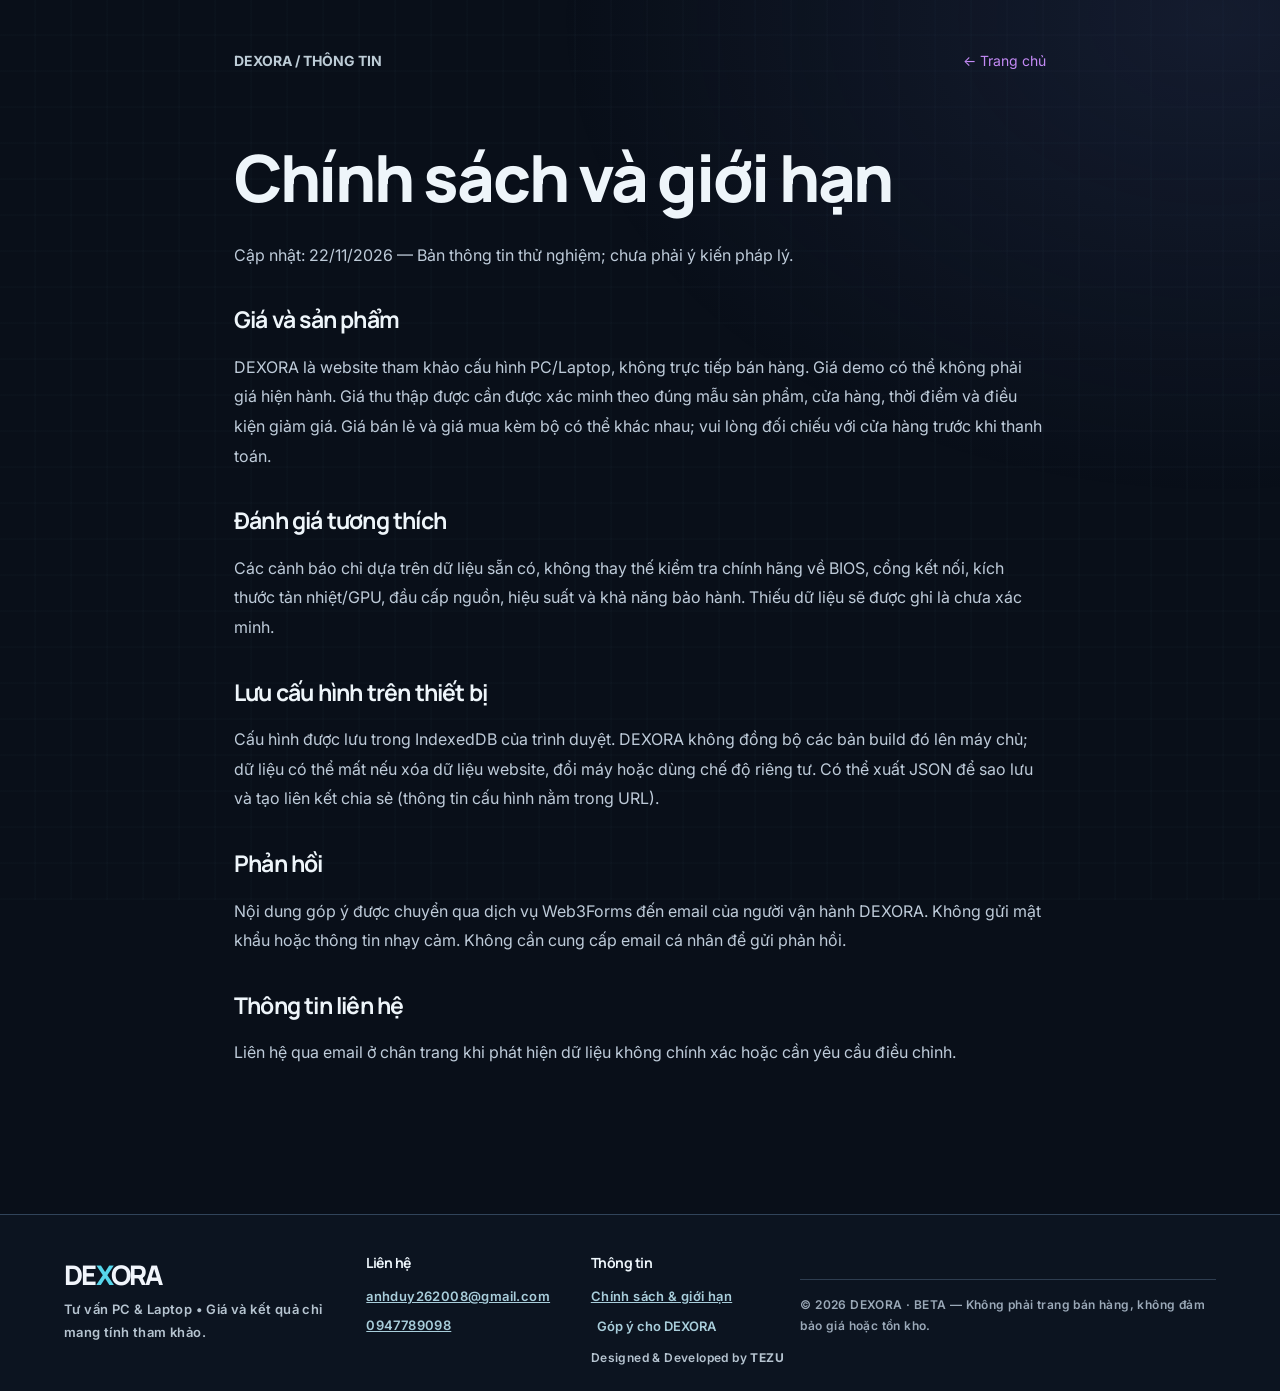
<file: pages/policy.html>
<!DOCTYPE html>

<html lang="vi"><head>
<meta charset="utf-8"/>
<meta content="width=device-width, initial-scale=1.0" name="viewport"/>
<meta content="#070d14" name="theme-color"/>
<meta content="DEXORA — Tư vấn PC Desktop và Laptop theo nhu cầu, ngân sách và phong cách. Tự build, phân tích và so sánh có giải thích." name="description"/>
<link href="../assets/brand/dexora-mark.svg" rel="icon" type="image/svg+xml"/>
<title>DEXORA — Chính sách và giới hạn</title>
<!-- Optional online font: falls back to system fonts when offline -->
<link href="https://fonts.googleapis.com" rel="preconnect"/>
<link crossorigin="" href="https://fonts.gstatic.com" rel="preconnect"/>
<link href="https://fonts.googleapis.com/css2?family=Inter:wght@400;500;600;700;800&amp;family=Manrope:wght@400;500;600;700;800&amp;display=swap" rel="stylesheet"/>
<link href="../assets/css/layout.css?v=140" rel="stylesheet"/>
<link href="../assets/css/comparison.css?v=140" rel="stylesheet"/>
<link href="../assets/css/polish.css?v=140" rel="stylesheet"/>
<link href="../assets/css/comparison-motion.css?v=140" rel="stylesheet"/>
<link href="../assets/css/advisor-reasons.css?v=140" rel="stylesheet"/>
<link href="../assets/css/advisor.css?v=140" rel="stylesheet"/>
<link href="../assets/css/home.css?v=140" rel="stylesheet"/>
<link href="../assets/css/dexora-home.css?v=140" rel="stylesheet"/>
<link href="../assets/css/dexora-upgrade.css?v=200" rel="stylesheet"/><meta content="dark" name="color-scheme"/><link href="https://tezu22.github.io/DEXORA/pages/policy.html" rel="canonical"/><meta content="DEXORA — Chính sách và giới hạn" property="og:title"/><meta content="website" property="og:type"/></head><body data-view="static"><main class="dexora-static dexora-policy"><div class="dexora-static-top"><strong>DEXORA / THÔNG TIN</strong><a href="../index.html">← Trang chủ</a></div><h1>Chính sách và giới hạn</h1><p>Cập nhật: 22/11/2026 — Bản thông tin thử nghiệm; chưa phải ý kiến pháp lý.</p><h2>Giá và sản phẩm</h2><p>DEXORA là website tham khảo cấu hình PC/Laptop, không trực tiếp bán hàng. Giá demo có thể không phải giá hiện hành. Giá thu thập được cần được xác minh theo đúng mẫu sản phẩm, cửa hàng, thời điểm và điều kiện giảm giá. Giá bán lẻ và giá mua kèm bộ có thể khác nhau; vui lòng đối chiếu với cửa hàng trước khi thanh toán.</p><h2>Đánh giá tương thích</h2><p>Các cảnh báo chỉ dựa trên dữ liệu sẵn có, không thay thế kiểm tra chính hãng về BIOS, cổng kết nối, kích thước tản nhiệt/GPU, đầu cấp nguồn, hiệu suất và khả năng bảo hành. Thiếu dữ liệu sẽ được ghi là chưa xác minh.</p><h2>Lưu cấu hình trên thiết bị</h2><p>Cấu hình được lưu trong IndexedDB của trình duyệt. DEXORA không đồng bộ các bản build đó lên máy chủ; dữ liệu có thể mất nếu xóa dữ liệu website, đổi máy hoặc dùng chế độ riêng tư. Có thể xuất JSON để sao lưu và tạo liên kết chia sẻ (thông tin cấu hình nằm trong URL).</p><h2>Phản hồi</h2><p>Nội dung góp ý được chuyển qua dịch vụ Web3Forms đến email của người vận hành DEXORA. Không gửi mật khẩu hoặc thông tin nhạy cảm. Không cần cung cấp email cá nhân để gửi phản hồi.</p><h2>Thông tin liên hệ</h2><p>Liên hệ qua email ở chân trang khi phát hiện dữ liệu không chính xác hoặc cần yêu cầu điều chỉnh.</p></main><script>window.DEXORA_ROOT='../';</script><script defer="" src="../assets/js/site-common.js?v=200"></script></body></html>
</file>
<file: assets/css/layout.css>
/* NEON//RIG 1.0 · Original layout, core components, responsiveness. */
:root {
  --bg: #080c13;
  --pane: #101620;
  --pane2: #141c28;
  --border: #29333f;
  --ink: #f1f4f7;
  --muted: #8997aa;
  --acid: #cdff4d;
  --cyan: #59e6e9;
  --pink: #ef61c5;
  --danger: #ff7b80;
  --font: Inter,"Segoe UI",Arial,sans-serif;
}
* {
  box-sizing: border-box;
}
html {
  scroll-behavior: smooth;
}
body {
  margin: 0;
  background: var(--bg);
  color: var(--ink);
  font-family: var(--font);
  font-size: 14px;
}
body:before {
  position: fixed;
  inset: 0;
  z-index: -1;
  content: "";
  pointer-events: none;
  background: radial-gradient(ellipse at 95% 2%,#2a355a55,transparent 38%),linear-gradient(transparent 95%,#2d455310 96%),linear-gradient(90deg,transparent 95%,#2d455310 96%);
  background-size: auto,36px 36px,36px 36px;
}
button,input,select {
  font: inherit;
}
button {
  cursor: pointer;
}
.app {
  min-height: 100vh;
  display: grid;
  grid-template-columns: 242px minmax(0,1fr);
}
.side {
  background: #0b111b;
  border-right: 1px solid #263241;
  padding: 28px 17px;
  display: flex;
  flex-direction: column;
  gap: 24px;
  position: sticky;
  top: 0;
  height: 100vh;
}
.logo {
  display: flex;
  align-items: center;
  gap: 10px;
  padding: 5px 9px;
  text-decoration: none;
  color: white;
  font-weight: 950;
  font-size: 21px;
  letter-spacing: -1px;
}
.logo i {
  display: grid;
  place-items: center;
  font-style: normal;
  width: 38px;
  height: 38px;
  border: 1px solid var(--acid);
  color: var(--acid);
  font-size: 25px;
  clip-path: polygon(0 0,100% 0,100% 80%,80% 100%,0 100%);
  box-shadow: 0 0 30px #cdff4d15;
}
.logo b {
  color: var(--acid);
}
.version {
  font: 10px monospace;
  color: #65778a;
  letter-spacing: 2px;
  padding-left: 12px;
  margin-top: -18px;
}
.navtitle {
  font: 10px monospace;
  letter-spacing: 2.2px;
  color: #708096;
  padding: 10px 14px 5px;
}
.nav {
  display: grid;
  gap: 6px;
}
.nav button {
  display: flex;
  align-items: center;
  gap: 12px;
  border: 1px solid transparent;
  background: none;
  border-radius: 9px;
  color: #9ba9ba;
  padding: 14px;
  text-align: left;
  font-size: 13px;
  font-weight: 700;
  width: 100%;
  transition: .18s;
}
.nav button:hover {
  background: #1b2733;
  color: white;
}
.nav button.active {
  border-color: #809e3760;
  background: linear-gradient(90deg,#283821,transparent);
  color: var(--acid);
}
.nav-symbol {
  font-family: monospace;
  font-size: 16px;
  width: 25px;
  color: inherit;
}
.side-bottom {
  margin-top: auto;
  border: 1px solid #34434d;
  background: linear-gradient(145deg,#17222c,#0f1722);
  padding: 15px;
  border-radius: 12px;
}
.tag {
  display: inline-flex;
  align-items: center;
  gap: 7px;
  color: var(--acid);
  font: 700 10px monospace;
  letter-spacing: 1px;
}
.dot {
  display: inline-block;
  border-radius: 50%;
  width: 7px;
  height: 7px;
  background: var(--acid);
  box-shadow: 0 0 10px #cdff4d88;
}
.side-bottom p {
  font-size: 12px;
  line-height: 1.65;
  color: #96a5b4;
  margin: 12px 0 0;
}
.main {
  min-width: 0;
  padding: 0 30px 35px;
}
.topbar {
  height: 76px;
  display: flex;
  align-items: center;
  justify-content: space-between;
  border-bottom: 1px solid #26313d;
  gap: 16px;
}
.crumb {
  display: flex;
  gap: 9px;
  align-items: center;
  color: #a9b5c1;
  font-size: 12px;
}
.crumb b {
  color: #f0f4f6;
}
.topright {
  display: flex;
  gap: 11px;
  align-items: center;
}
.outline-pill {
  padding: 8px 12px;
  border: 1px solid #384553;
  border-radius: 7px;
  color: #acbaca;
  font: 11px monospace;
  white-space: nowrap;
}
.avatar {
  width: 33px;
  height: 33px;
  background: var(--acid);
  color: #0b1316;
  display: grid;
  place-items: center;
  font-weight: 950;
  transform: skew(-8deg);
}
.content {
  max-width: 1450px;
  margin: 0 auto;
}
.hero {
  position: relative;
  min-height: 266px;
  margin: 25px 0 22px;
  overflow: hidden;
  display: flex;
  align-items: center;
  padding: 32px 35px;
  background: linear-gradient(100deg,#182230 5%,#121b29 53%,#0a111b);
  border: 1px solid #314554;
  border-radius: 15px;
  isolation: isolate;
}
.hero:before {
  content: "";
  position: absolute;
  inset: 0;
  background: linear-gradient(90deg,#a2d63c12 1px,transparent 1px),linear-gradient(0deg,#a2d63c0d 1px,transparent 1px);
  background-size: 32px 32px;
  opacity: .8;
  z-index: -1;
}
.hero:after {
  content: "";
  position: absolute;
  width: 450px;
  height: 450px;
  right: -90px;
  top: -170px;
  background: radial-gradient(circle,#b4ed3630,transparent 60%);
  z-index: -1;
}
.hero-copy {
  z-index: 2;
  max-width: 680px;
}
.eyebrow {
  display: flex;
  align-items: center;
  gap: 9px;
  font: 700 11px monospace;
  letter-spacing: 2px;
  color: var(--acid);
}
h1,h2,h3,p {
  margin-top: 0;
}
h1 {
  font-size: clamp(35px,4.9vw,62px);
  line-height: .99;
  letter-spacing: -2.5px;
  margin: 16px 0 15px;
  font-weight: 900;
}
h1 span {
  color: var(--acid);
}
.hero p {
  color: #acbbc8;
  max-width: 470px;
  line-height: 1.65;
  margin: 0 0 20px;
}
.btn {
  border: 1px solid #52616c;
  border-radius: 7px;
  padding: 11px 15px;
  background: #192531;
  color: #eef4f5;
  font-size: 12px;
  font-weight: 850;
  letter-spacing: .3px;
  transition: transform .15s,filter .15s;
}
.btn:hover {
  transform: translateY(-2px);
  filter: brightness(1.12);
}
.btn.primary {
  background: var(--acid);
  color: #10180e;
  border-color: var(--acid);
}
.btn.ghost {
  background: #ffffff08;
}
.hero-actions {
  display: flex;
  gap: 10px;
  flex-wrap: wrap;
}
.tower-scene {
  position: absolute;
  right: 8%;
  bottom: 4px;
  width: 255px;
  height: 249px;
  transform: perspective(700px) rotateY(-13deg) rotateX(3deg);
}
.tower {
  position: absolute;
  right: 18px;
  top: 0;
  width: 163px;
  height: 240px;
  border: 2px solid #52676e;
  border-radius: 10px 6px 8px 8px;
  background: linear-gradient(125deg,#202d38 0%,#0b121a 75%);
  box-shadow: 14px 9px 0 #060a0e,0 0 55px #9ddb3440;
}
.tower:after {
  content: "";
  position: absolute;
  inset: 8px;
  border: 1px solid #5c75825e;
  background: linear-gradient(137deg,#c9ff4613,transparent 48%);
  border-radius: 4px;
}
.fan {
  position: absolute;
  z-index: 2;
  left: 41px;
  width: 77px;
  height: 77px;
  border: 5px solid #aadd4575;
  border-radius: 50%;
  box-shadow: 0 0 18px #d1ff5a6e,inset 0 0 16px #d1ff5a5f;
}
.fan:after {
  content: "✳";
  position: absolute;
  inset: 0;
  display: grid;
  place-items: center;
  color: #bcfb6b;
  font-size: 32px;
  filter: drop-shadow(0 0 10px #d1ff5a);
}
.fan.a {
  top: 24px;
}
.fan.b {
  top: 131px;
}
.tower-label {
  position: absolute;
  z-index: 3;
  bottom: 13px;
  left: 20px;
  color: #8affdd;
  font: 8px monospace;
  letter-spacing: 3px;
}
.t-line {
  height: 3px;
  background: var(--acid);
  width: 110px;
  position: absolute;
  right: 0;
  top: 36px;
  box-shadow: 0 0 19px var(--acid);
  transform: rotate(-45deg);
  opacity: .7;
}
.metrics {
  display: grid;
  grid-template-columns: repeat(3,1fr);
  gap: 13px;
  margin-bottom: 22px;
}
.metric {
  background: linear-gradient(130deg,#131c27,#0f1620);
  border: 1px solid var(--border);
  border-radius: 11px;
  padding: 17px 20px;
}
.metric .name {
  color: #8ea0ae;
  font-size: 11px;
  letter-spacing: 1px;
  text-transform: uppercase;
}
.metric .value {
  margin: 9px 0 4px;
  font-size: 27px;
  font-weight: 900;
  letter-spacing: -1px;
}
.metric .sub {
  color: #8392a0;
  font-size: 11px;
}
.green {
  color: var(--acid);
}
.pink {
  color: var(--pink);
}
.cyan {
  color: var(--cyan);
}
.layout {
  display: grid;
  grid-template-columns: minmax(0,1fr) 335px;
  gap: 18px;
  align-items: start;
}
.section {
  background: linear-gradient(140deg,#121b26,#101620);
  border: 1px solid var(--border);
  border-radius: 12px;
  overflow: hidden;
}
.section-head {
  display: flex;
  justify-content: space-between;
  align-items: center;
  gap: 12px;
  padding: 21px 23px;
  border-bottom: 1px solid #293440;
}
.kicker {
  font: 700 10px monospace;
  color: var(--acid);
  letter-spacing: 1.5px;
}
.section-head h2 {
  font-size: 18px;
  margin: 7px 0 0;
  letter-spacing: -.3px;
}
.micro {
  font: 10px monospace;
  color: #758b9f;
}
.parts {
  padding: 8px 20px;
}
.part {
  display: grid;
  grid-template-columns: 46px minmax(130px,1fr) 160px;
  align-items: center;
  gap: 13px;
  padding: 15px 0;
  border-bottom: 1px solid #25313d;
}
.part:last-child {
  border: 0;
}
.part-ico {
  width: 44px;
  height: 44px;
  border: 1px solid #3b5061;
  border-radius: 8px;
  display: grid;
  place-items: center;
  color: var(--cyan);
  font: 900 11px monospace;
  background: #1a2835;
}
.part-name {
  font: 700 10px monospace;
  letter-spacing: 1px;
  color: #8ba2b2;
  margin-bottom: 6px;
}
.part select {
  width: 100%;
  min-width: 0;
  color: #ebf1f5;
  font-size: 13px;
  font-weight: 650;
  border: 1px solid #3d4e5b;
  background: #111a25;
  border-radius: 6px;
  padding: 10px 8px;
  outline: none;
}
.part select:focus {
  border-color: var(--acid);
}
.part-price {
  text-align: right;
  color: #f1f4f5;
  font-size: 12px;
  font-weight: 850;
  white-space: nowrap;
}
.part-price small {
  font-size: 10px;
  color: #8ea1b0;
  display: block;
  font-weight: 450;
  margin-top: 6px;
}
.section-foot {
  padding: 18px 21px;
  border-top: 1px solid var(--border);
  display: flex;
  gap: 10px;
  flex-wrap: wrap;
  justify-content: space-between;
  align-items: center;
}
.footnote {
  font-size: 11px;
  color: #8193a1;
  max-width: 440px;
  line-height: 1.5;
}
.inspector {
  padding: 21px;
}
.inspector h3 {
  font-size: 17px;
  margin: 10px 0 16px;
}
.score-ring {
  width: 148px;
  height: 148px;
  margin: 20px auto;
  display: grid;
  place-items: center;
  position: relative;
  border-radius: 50%;
  background: conic-gradient(var(--acid) calc(var(--progress)*1%),#32404c 0);
}
.score-ring:before {
  content: "";
  position: absolute;
  inset: 10px;
  border-radius: 50%;
  background: #141e29;
}
.score-inner {
  position: relative;
  text-align: center;
}
.score-inner strong {
  font-size: 43px;
  line-height: 1;
  letter-spacing: -2px;
}
.score-inner span {
  font-size: 10px;
  color: #8ea2b2;
  display: block;
  margin-top: 4px;
}
.rating {
  text-align: center;
  font-weight: 800;
  font-size: 13px;
  margin: 0 0 23px;
}
.checklist {
  display: grid;
  gap: 11px;
}
.check {
  display: flex;
  align-items: flex-start;
  gap: 10px;
  color: #b3bfcb;
  font-size: 12px;
  line-height: 1.4;
}
.check-icon {
  width: 18px;
  height: 18px;
  flex-shrink: 0;
  display: grid;
  place-items: center;
  border-radius: 50%;
  background: #294438;
  color: var(--acid);
  font: 900 11px monospace;
}
.check.warn .check-icon {
  background: #4d2933;
  color: var(--danger);
}
.check.warn {
  color: #ffb5b8;
}
.inspector .total {
  display: flex;
  justify-content: space-between;
  align-items: center;
  margin: 22px -21px -21px;
  padding: 20px 21px;
  border-top: 1px solid var(--border);
  background: #19252f;
}
.total label {
  color: #94a6b7;
  font-size: 12px;
}
.total strong {
  font-size: 18px;
  letter-spacing: -.8px;
  color: var(--acid);
}
.options-header {
  display: flex;
  align-items: end;
  justify-content: space-between;
  gap: 12px;
  margin: 29px 0 15px;
}
.options-header h2 {
  font-size: 23px;
  letter-spacing: -.5px;
  margin: 7px 0 0;
}
.option-grid {
  display: grid;
  grid-template-columns: repeat(3,1fr);
  gap: 14px;
}
.option {
  position: relative;
  padding: 19px;
  border: 1px solid var(--border);
  border-radius: 12px;
  background: linear-gradient(135deg,#141e2a,#111822);
  min-width: 0;
}
.option.featured {
  border-color: #a9dc4c9e;
  background: linear-gradient(135deg,#23302a,#151f23);
}
.option-label {
  font: 700 10px monospace;
  letter-spacing: 1.3px;
  color: #8ba2b0;
}
.option.featured .option-label {
  color: var(--acid);
}
.option h3 {
  margin: 10px 0 3px;
  font-size: 17px;
}
.option-price {
  font-size: 21px;
  font-weight: 900;
  margin: 9px 0;
  color: #f2f6f8;
}
.option p {
  font-size: 12px;
  color: #94a5b4;
  line-height: 1.55;
  min-height: 36px;
}
.specs {
  display: flex;
  flex-direction: column;
  gap: 6px;
  min-height: 55px;
  margin: 12px 0 18px;
  font-size: 11px;
  color: #d2dce4;
}
.specs span {
  overflow: hidden;
  text-overflow: ellipsis;
  white-space: nowrap;
}
.option .btn {
  width: 100%;
}
.option .sticker {
  position: absolute;
  right: 11px;
  top: 11px;
  font: 9px monospace;
  color: #b5e96f;
  border: 1px solid #719638;
  padding: 4px 6px;
  border-radius: 3px;
}
.page-alt {
  padding: 0;
}
.page-intro {
  padding: 24px;
  border-bottom: 1px solid var(--border);
}
.page-intro h2 {
  font-size: 23px;
  margin: 8px 0;
}
.page-intro p {
  color: #9aabbb;
  font-size: 13px;
  line-height: 1.6;
  margin: 0;
}
.advisor-body {
  padding: 23px;
  display: grid;
  gap: 20px;
}
.form-row {
  display: grid;
  grid-template-columns: 1fr 1fr;
  gap: 16px;
}
.input-label {
  font-weight: 800;
  font-size: 12px;
  margin-bottom: 9px;
  display: block;
}
.field {
  border: 1px solid #3e4b58;
  border-radius: 7px;
  background: #101823;
  color: white;
  padding: 11px 12px;
  width: 100%;
}
input[type=range] {
  accent-color: var(--acid);
  width: 100%;
  margin-top: 16px;
}
.range-between {
  display: flex;
  justify-content: space-between;
  color: #94a5b4;
  font-size: 11px;
}
.advisor-output {
  margin-top: 10px;
}
.helper {
  border-left: 3px solid var(--cyan);
  padding: 10px 14px;
  color: #9bb1bf;
  background: #0e2530;
  font-size: 12px;
  line-height: 1.5;
  border-radius: 3px;
}
.catalog-toolbar {
  padding: 20px;
  display: flex;
  gap: 10px;
}
.catalog-toolbar input {
  flex: 1;
}
.catalog-items {
  display: grid;
  grid-template-columns: repeat(2,1fr);
  gap: 12px;
  padding: 0 20px 20px;
}
.catalog-item {
  border: 1px solid #344251;
  border-radius: 9px;
  padding: 15px;
  background: #111c27;
}
.catalog-item .category {
  font: 10px monospace;
  color: var(--cyan);
  letter-spacing: 1px;
}
.catalog-item h3 {
  font-size: 13px;
  line-height: 1.5;
  margin: 9px 0;
}
.catalog-item .code {
  color: #72879a;
  font: 10px monospace;
}
.catalog-item .cost {
  font-weight: 900;
  font-size: 15px;
  color: var(--acid);
  margin-top: 13px;
}
.compare-table {
  padding: 20px;
  overflow-x: auto;
}
table {
  border-collapse: collapse;
  width: 100%;
  min-width: 610px;
}
th,td {
  padding: 14px 10px;
  border-bottom: 1px solid #2e3c48;
  text-align: left;
  font-size: 12px;
}
th {
  color: #93a7b6;
  font: 11px monospace;
}
td strong {
  color: var(--acid);
}
.toast {
  position: fixed;
  right: 21px;
  bottom: 22px;
  background: #213224;
  border: 1px solid #a0c94f;
  color: #e9ffd3;
  padding: 12px 17px;
  border-radius: 8px;
  font-size: 12px;
  font-weight: 700;
  box-shadow: 0 16px 50px #0008;
  z-index: 10;
  transform: translateY(130px);
  opacity: 0;
  transition: .25s;
}
.toast.show {
  opacity: 1;
  transform: translateY(0);
}
footer {
  font: 10px monospace;
  color: #667988;
  display: flex;
  justify-content: space-between;
  gap: 15px;
  padding: 25px 2px 0;
  letter-spacing: .4px;
}
.region-toolbar {
  margin: 0 0 17px;
  border: 1px solid #425442;
  background: linear-gradient(100deg,#152521,#101921);
  padding: 16px 18px;
  display: grid;
  grid-template-columns: minmax(180px,1.2fr) minmax(180px,1.3fr) minmax(0,2fr);
  align-items: center;
  gap: 13px;
  border-radius: 10px;
}
.region-toolbar label {
  display: block;
  color: #a8ca9b;
  font: 700 10px monospace;
  letter-spacing: 1px;
  margin-bottom: 7px;
}
.region-toolbar select {
  background: #0c171f;
  color: #eff9f2;
  border: 1px solid #506958;
  padding: 10px;
  width: 100%;
  border-radius: 7px;
  font: 600 13px var(--font);
}
.region-note {
  font-size: 12px;
  line-height: 1.5;
  color: #b2c8bd;
}
.region-note strong {
  color: var(--acid);
}
.region-note small {
  display: block;
  color: #869e9d;
  margin-top: 5px;
}
.store-grid {
  display: grid;
  grid-template-columns: repeat(2,minmax(0,1fr));
  gap: 12px;
  padding: 0 20px 20px;
}
.store-card {
  padding: 18px;
  border: 1px solid #2d444c;
  background: #111d27;
  border-radius: 10px;
  display: flex;
  flex-direction: column;
  gap: 10px;
}
.store-card.selected {
  border-color: #b4e954;
  background: #182721;
}
.store-card .store-head {
  display: flex;
  align-items: center;
  justify-content: space-between;
  gap: 10px;
}
.store-card h3 {
  margin: 0;
  font-size: 16px;
}
.store-card p {
  font-size: 12px;
  line-height: 1.55;
  color: #9cb0bf;
  margin: 0;
  flex: 1;
}
.store-card .store-actions {
  display: flex;
  align-items: center;
  flex-wrap: wrap;
  gap: 9px;
}
.store-card a {
  font-size: 12px;
  color: #b7ed75;
  text-decoration: none;
}
.store-card a:hover {
  text-decoration: underline;
}
.store-help {
  margin: 0 20px 20px;
  padding: 14px;
  border: 1px dashed #526658;
  border-radius: 8px;
  color: #b0c0b7;
  font-size: 12px;
  line-height: 1.65;
}
@media(max-width:850px) {
  .region-toolbar {
    grid-template-columns: 1fr 1fr;
  }
  .region-note {
    grid-column: 1/-1;
  }
  .store-grid {
    grid-template-columns: 1fr;
  }
}
@media(max-width:520px) {
  .region-toolbar {
    grid-template-columns: 1fr;
  }
  .region-note {
    grid-column: auto;
  }
}
@media(max-width:1220px) {
  .layout {
    grid-template-columns: minmax(0,1fr) 290px;
  }
  .tower-scene {
    right: 1%;
    opacity: .8;
  }
  .hero-copy {
    max-width: 590px;
  }
  .main {
    padding: 0 22px 30px;
  }
}
.metric .value {
  font-size: 19px;
  line-height: 1.35;
  white-space: normal;
}
@media(max-width:1040px) {
  .app {
    grid-template-columns: 75px minmax(0,1fr);
  }
  .side {
    padding: 24px 10px;
  }
  .logo {
    font-size: 0;
    padding: 0;
    justify-content: center;
  }
  .logo i {
    font-size: 23px;
  }
  .version,.navtitle,.nav .nav-text,.side-bottom {
    display: none;
  }
  .nav button {
    justify-content: center;
    padding: 14px 0;
  }
  .nav-symbol {
    width: auto;
  }
  .layout {
    grid-template-columns: 1fr;
  }
  .inspector {
    display: grid;
    grid-template-columns: 1fr 1fr;
    gap: 10px 25px;
  }
  .inspector .kicker,.inspector h3 {
    grid-column: 1/-1;
  }
  .score-ring {
    grid-row: 3;
    margin: 0 auto;
  }
  .rating {
    grid-column: 1;
    text-align: center;
    margin: 0;
  }
  .checklist {
    grid-row: 3/5;
    grid-column: 2;
    align-self: center;
  }
  .inspector .total {
    grid-column: 1/-1;
    margin: 8px -21px -21px;
  }
  .tower-scene {
    opacity: .48;
  }
}
@media(max-width:740px) {
  .app {
    display: block;
  }
  .side {
    height: auto;
    position: static;
    display: flex;
    flex-direction: row;
    align-items: center;
    gap: 8px;
    padding: 11px 15px;
    border-right: 0;
    border-bottom: 1px solid #25313d;
    overflow: auto;
  }
  .logo {
    white-space: nowrap;
  }
  .logo i {
    width: 32px;
    height: 32px;
  }
  .nav {
    display: flex;
    gap: 5px;
  }
  .nav button {
    min-width: 44px;
  }
  .main {
    padding: 0 14px 20px;
  }
  .topbar {
    height: 54px;
  }
  .topright .outline-pill {
    display: none;
  }
  .hero {
    min-height: 290px;
    padding: 24px 22px;
  }
  .hero h1 {
    font-size: 40px;
  }
  .hero-copy {
    max-width: 400px;
  }
  .hero p {
    max-width: 300px;
  }
  .tower-scene {
    right: -95px;
    bottom: -25px;
    transform: scale(.8);
    opacity: .32;
  }
  .metrics {
    grid-template-columns: 1fr 1fr;
    gap: 9px;
  }
  .metric {
    padding: 13px;
  }
  .metric:nth-child(3) {
    grid-column: 1/-1;
  }
  .metric .value {
    font-size: 19px;
    white-space: nowrap;
    letter-spacing: -.7px;
  }
  .part {
    grid-template-columns: 38px minmax(0,1fr);
    gap: 10px;
  }
  .part-ico {
    width: 37px;
    height: 37px;
  }
  .part-price {
    grid-column: 2;
    text-align: left;
    margin-top: -8px;
  }
  .parts {
    padding: 6px 14px;
  }
  .option-grid {
    grid-template-columns: 1fr;
  }
  .option p,.specs {
    min-height: 0;
  }
  .form-row,.catalog-items {
    grid-template-columns: 1fr;
  }
  .inspector {
    display: block;
  }
  .score-ring {
    margin: 16px auto;
  }
  .rating {
    margin-bottom: 20px;
  }
  .checklist {
    margin-bottom: 15px;
  }
  .options-header h2 {
    font-size: 20px;
  }
  footer {
    font-size: 9px;
    line-height: 1.5;
  }
}
/* v0.7: dependent component flow + verified exact product links */
.build-instruction {
  display: flex;
  gap: 14px;
  align-items: center;
  padding: 13px 20px;
  border-bottom: 1px solid #334738;
  background: #16261c;
  color: #afc3b0;
  font-size: 11px;
  line-height: 1.5;
}
.build-instruction .seq {
  font: 800 11px monospace;
  color: var(--acid);
  white-space: nowrap;
}
.component-control {
  min-width: 0;
}
.part-hint {
  display: block;
  margin-top: 6px;
  font-size: 10px;
  line-height: 1.4;
  color: #8399a8;
}
.part-name {
  line-height: 1.5;
}
.match-count {
  font-weight: 600;
  letter-spacing: 0;
  color: var(--acid);
  font-size: 10px;
  float: right;
  text-transform: none;
}
.part-price strong {
  display: block;
  font-weight: 850;
}
.shop-link {
  display: inline-block;
  margin-top: 7px;
  color: var(--cyan);
  font-size: 10px;
  font-weight: 800;
  line-height: 1.4;
  letter-spacing: .15px;
  text-decoration: none;
  white-space: normal;
  border-bottom: 1px dotted currentColor;
}
.shop-link:hover {
  color: var(--acid);
}
.catalog-estimate {
  font-size: 10px;
  color: #8ea1b0;
  margin: 4px 0;
}
.region-note small {
  line-height: 1.5;
}
@media(max-width:1040px) {
  .build-instruction {
    flex-wrap: wrap;
  }
}
@media(max-width:740px) {
  .part {
    grid-template-columns: 36px minmax(0,1fr);
  }
  .match-count {
    float: none;
    display: inline;
    margin-left: 4px;
  }
  .build-instruction {
    padding: 12px 14px;
  }
  .part-price {
    margin-top: -2px;
  }
}
/* v0.7 — Budget controls */
.budget-panel {
  padding: 18px 20px;
  border-bottom: 1px solid #32424c;
  background: linear-gradient(115deg,#162820,#121b28 68%,#111923);
}
.advisor-body .budget-panel {
  border: 1px solid #405344;
  border-radius: 9px;
}
.budget-top {
  display: flex;
  align-items: center;
  justify-content: space-between;
  gap: 12px;
  margin-bottom: 12px;
}
.budget-kicker {
  color: var(--acid);
  font: 800 10px monospace;
  letter-spacing: 1.5px;
}
.budget-sub {
  color: #91a8ae;
  font-size: 11px;
  margin-top: 5px;
  line-height: 1.45;
}
.budget-expected {
  font: 800 12px var(--font);
  color: #c7d6ce;
  text-align: right;
  white-space: nowrap;
}
.budget-entry {
  display: flex;
  align-items: stretch;
  gap: 10px;
  flex-wrap: wrap;
}
.budget-amount {
  display: flex;
  align-items: center;
  border: 1px solid #75964d;
  background: #0c151b;
  border-radius: 8px;
  min-width: 170px;
  max-width: 100%;
  width: 230px;
  box-shadow: inset 0 0 12px #baf0480c;
}
.budget-amount:focus-within {
  border-color: var(--acid);
  box-shadow: 0 0 0 3px #caff481a;
}
.budget-amount input {
  background: transparent;
  color: #f0f8e6;
  font-weight: 850;
  font-size: 19px;
  padding: 11px 8px 11px 13px;
  border: 0;
  outline: 0;
  width: 100%;
  min-width: 0;
  letter-spacing: .3px;
}
.budget-amount span {
  color: var(--acid);
  font: 800 11px monospace;
  margin-right: 12px;
}
.budget-shortcuts {
  display: flex;
  gap: 7px;
  flex-wrap: wrap;
  align-items: center;
}
.budget-shortcuts button {
  border: 1px solid #405948;
  border-radius: 6px;
  background: #1c2b27;
  padding: 10px 11px;
  color: #b9d5bf;
  font-weight: 750;
  font-size: 11px;
  white-space: nowrap;
}
.budget-shortcuts button:hover,.budget-shortcuts button.active {
  background: #314824;
  border-color: var(--acid);
  color: var(--acid);
}
.budget-visual {
  overflow: hidden;
  width: 100%;
  height: 6px;
  border-radius: 30px;
  background: #273744;
  margin-top: 15px;
}
.budget-fill {
  height: 100%;
  background: var(--acid);
  border-radius: 30px;
  transition: width .2s;
}
.budget-fill.over {
  background: var(--danger);
}
.budget-result {
  display: flex;
  justify-content: space-between;
  align-items: flex-start;
  gap: 9px;
  flex-wrap: wrap;
  margin-top: 9px;
  font-size: 12px;
  color: #b2c5c7;
}
.budget-result strong {
  color: var(--acid);
}
.budget-result strong.over {
  color: #ff9ea6;
}
.budget-hint {
  color: #7d939d;
  font-size: 10px;
  margin-top: 5px;
  line-height: 1.5;
}
.budget-entry input[aria-invalid=true] {
  color: #ffadb4;
}
@media(max-width:740px) {
  .budget-panel {
    padding: 16px 14px;
  }
  .budget-amount {
    width: 100%;
  }
  .budget-entry {
    display: block;
  }
  .budget-shortcuts {
    margin-top: 10px;
  }
  .budget-shortcuts button {
    flex: 1;
    padding: 9px 8px;
  }
  .budget-expected {
    font-size: 11px;
  }
  .budget-top {
    align-items: flex-start;
  }
}
.price-sync {
  display: flex;
  gap: 10px;
  align-items: center;
  border: 1px solid #33495a;
  background: linear-gradient(90deg,#111f2b,#0c1720);
  color: #a5b8c2;
  border-radius: 9px;
  padding: 12px 15px;
  margin: -5px 0 19px;
  font: 11px/1.5 monospace;
  letter-spacing: .1px;
}
.price-sync-dot {
  width: 8px;
  height: 8px;
  flex-shrink: 0;
  border-radius: 50%;
  background: #718798;
}
.price-sync.live {
  border-color: #709c46;
  color: #c7e3a9;
}
.price-sync.live .price-sync-dot {
  background: var(--acid);
  box-shadow: 0 0 13px #b1ef5b77;
}
.price-sync small {
  color: #8fa5b4;
}
.part-search {
  width: 100%;
  padding: 8px 10px;
  margin-bottom: 7px;
  border: 1px solid #314654;
  border-radius: 6px;
  background: #0b1520;
  color: #eff7f6;
  font: 500 12px var(--font);
}
.part-search:focus {
  outline: 1px solid var(--acid);
}
.check.pending {
  color: #cfdeef;
  border-left-color: #7594a5;
}
.catalog-item .code {
  overflow-wrap: anywhere;
}
.color-panel {
  padding: 18px 20px;
  margin: 12px 18px;
  border: 1px solid #3c5362;
  border-radius: 12px;
  background: linear-gradient(125deg,#18242e,#0c141e);
}
.color-head {
  display: flex;
  justify-content: space-between;
  gap: 12px;
  align-items: start;
}
.color-head h3 {
  font-size: 17px;
  margin: 6px 0;
}
.color-head p {
  color: #96aaba;
  font-size: 11px;
  line-height: 1.5;
  margin: 0 0 12px;
}
.color-selected {
  font: 700 10px monospace;
  letter-spacing: .3px;
  color: var(--acid);
  white-space: nowrap;
}
.color-modes {
  display: grid;
  grid-template-columns: repeat(4,minmax(0,1fr));
  gap: 8px;
}
.color-tile {
  background: #0e1924;
  border: 1px solid #354957;
  color: #e2e9ed;
  border-radius: 9px;
  padding: 10px 8px;
  display: grid;
  justify-items: center;
  gap: 6px;
  text-align: center;
  min-width: 0;
  transition: transform .2s,border-color .2s,box-shadow .2s;
}
.color-tile:hover {
  transform: translateY(-3px);
  border-color: #9cb971;
}
.color-tile.chosen {
  border: 1.5px solid var(--acid);
  box-shadow: 0 0 18px #ccff4d25;
  background: #243326;
}
.color-tile strong {
  font: 750 10px monospace;
  letter-spacing: .1px;
  white-space: normal;
}
.color-tile small {
  font-size: 10px;
  color: #92a2b1;
}
.color-swatch {
  display: block;
  width: 28px;
  height: 28px;
  border-radius: 8px;
  border: 1px solid #708090;
}
.color-swatch.white {
  background: linear-gradient(125deg,#fff,#bfcbd6);
}
.color-swatch.black {
  background: linear-gradient(125deg,#303a47,#060b12);
}
.color-swatch.mixed {
  background: linear-gradient(135deg,#f7f9ff 50%,#111824 50%);
}
.color-swatch.any {
  background: conic-gradient(#abed44,#6dd4f2,#f87bbb,#abed44);
}
.color-bottom {
  display: flex;
  gap: 12px;
  flex-wrap: wrap;
  align-items: center;
  justify-content: space-between;
  padding-top: 12px;
}
.color-bottom label {
  font-size: 11px;
  display: flex;
  align-items: center;
  gap: 6px;
}
.color-bottom input {
  accent-color: #ceff50;
}
.color-bottom span {
  font-size: 10px;
  color: #8fa6b4;
}
.color-inspector {
  border-top: 1px solid #31404b;
  margin-top: 18px;
  padding-top: 13px;
  display: grid;
  gap: 7px;
}
.color-inspector strong {
  font-size: 12px;
  color: #deedcc;
}
.color-inspector small {
  font-size: 11px;
  color: #9aaeb9;
}
.color-inspector .color-alert {
  color: #ffad9a;
}
.option-color-status {
  margin: 10px 0;
  color: #b6d1d2;
  font: 650 10px monospace;
  line-height: 1.5;
}
.option button:disabled {
  opacity: .45;
  cursor: not-allowed;
}
@media(max-width:640px) {
  .color-modes {
    grid-template-columns: repeat(2,minmax(0,1fr));
  }
  .color-head {
    flex-wrap: wrap;
  }
  .color-panel {
    margin: 10px;
    padding: 14px;
  }
}
@media(prefers-reduced-motion:reduce) {
  .color-tile {
    transition: none;
  }
}
</file>
<file: assets/css/comparison.css>
/* NEON//RIG 1.0 · Interactive comparison and reveal panel. */
/* v0.7 — Holographic comparison stage */
.compare-stage {
  position: relative;
  isolation: isolate;
  max-width: 100%;
  margin-bottom: 10px;
}
.compare-stage:before {
  content: "";
  position: absolute;
  inset: 70px 3% auto;
  height: 165px;
  pointer-events: none;
  z-index: -1;
  background: radial-gradient(ellipse,rgba(183,255,69,.07),transparent 72%);
  filter: blur(30px);
}
.options-header {
  margin-top: 32px;
}
.options-header .micro {
  text-align: right;
  line-height: 1.6;
}
.compare-hint {
  display: flex;
  align-items: center;
  gap: 8px;
  margin: -3px 0 20px;
  color: #8fa9ae;
  font-size: 12px;
}
.compare-hint strong {
  color: #b7ed6b;
  font-weight: 700;
}
.compare-hint .pulse {
  display: inline-block;
  width: 7px;
  height: 7px;
  border-radius: 50%;
  background: var(--acid);
  box-shadow: 0 0 12px #d7ff77;
  animation: signalPulse 2.2s infinite;
}
@keyframes signalPulse {
  50% {
    opacity: .5;
    box-shadow: 0 0 3px #d7ff77;
  }
}
.option-grid {
  perspective: 1000px;
  align-items: stretch;
  padding: 20px 7px 14px;
  margin: -16px -7px 0;
  overflow: visible;
}
.option {
  display: flex;
  flex-direction: column;
  transform-style: preserve-3d;
  transform: perspective(1000px) translate3d(0,0,0);
  transform-origin: center bottom;
  will-change: transform;
  transition: transform .42s cubic-bezier(.2,.9,.2,1),opacity .35s ease,border-color .32s ease,box-shadow .42s ease,filter .35s ease;
  background: linear-gradient(140deg,#1c2934,#101721 68%);
  box-shadow: 0 10px 30px #0003;
  z-index: 1;
}
.option:nth-child(1) {
  --float-x: -13px;
  --tilt: -1deg;
}
.option:nth-child(2) {
  --float-x: 0px;
  --tilt: 0deg;
}
.option:nth-child(3) {
  --float-x: 13px;
  --tilt: 1deg;
}
.option:before {
  content: "";
  position: absolute;
  inset: 0;
  border-radius: inherit;
  pointer-events: none;
  background: linear-gradient(130deg,#d3ff5218,transparent 40%,#59e6e914);
  opacity: 0;
  transition: opacity .4s;
}
.option:after {
  content: "";
  position: absolute;
  left: 24px;
  right: 24px;
  bottom: -8px;
  height: 13px;
  background: #beff4a45;
  filter: blur(15px);
  opacity: 0;
  pointer-events: none;
  transition: opacity .35s;
}
.option.is-selected {
  z-index: 4;
  transform: perspective(1000px) translate3d(var(--float-x),-14px,38px) scale(1.035) rotateY(var(--tilt));
  border-color: #d5ff6c;
  box-shadow: 0 26px 58px #0009,0 0 0 1px #d8ff5c30,0 0 34px #baff3440;
  filter: brightness(1.09);
}
.option.is-selected:before,.option.is-selected:after {
  opacity: 1;
}
.option.is-muted {
  z-index: 0;
  transform: perspective(1000px) translate3d(0,9px,-16px) scale(.975);
  opacity: .63;
  filter: saturate(.72);
}
.option-focus {
  position: relative;
  display: block;
  width: 100%;
  min-height: 0;
  flex: 1;
  color: inherit;
  border: 0;
  background: none;
  text-align: left;
  padding: 0;
  cursor: pointer;
}
.option-focus:focus-visible {
  outline: 2px solid var(--cyan);
  outline-offset: 8px;
  border-radius: 6px;
}
.option-focus .compare-cta {
  display: flex;
  gap: 8px;
  align-items: center;
  margin: 14px 0 16px;
  padding: 9px 10px;
  color: #c9ff86;
  font: 750 10px monospace;
  letter-spacing: .35px;
  border: 1px dashed #63834870;
  background: #23332255;
  border-radius: 6px;
}
.option-focus .compare-cta span {
  font-size: 16px;
  line-height: 1;
}
.option .specs {
  margin-bottom: 0;
}
.option .btn {
  position: relative;
  z-index: 2;
  margin-top: auto;
}
.option .sticker {
  z-index: 2;
  pointer-events: none;
}
.option.featured {
  background: linear-gradient(145deg,#243128,#142023 65%);
}
.compare-reveal {
  position: relative;
  display: grid;
  grid-template-rows: 0fr;
  opacity: 0;
  pointer-events: none;
  transform: translateY(-26px) scale(.985);
  transform-origin: top center;
  transition: grid-template-rows .48s cubic-bezier(.22,1,.36,1),opacity .30s ease,transform .48s cubic-bezier(.22,1,.36,1);
  margin: 0 2px;
}
.compare-stage.is-open .compare-reveal {
  grid-template-rows: 1fr;
  opacity: 1;
  pointer-events: auto;
  transform: translateY(0) scale(1);
}
.compare-reveal-clip {
  min-height: 0;
  overflow: hidden;
}
.compare-reveal-inner {
  position: relative;
  overflow: hidden;
  border: 1px solid #73914d;
  border-top: 2px solid var(--acid);
  border-radius: 13px;
  padding: 24px;
  background: linear-gradient(115deg,#1b292b 0%,#131f28 54%,#101923 100%);
  box-shadow: inset 0 0 42px #b7ff3807,0 20px 45px #0007;
}
.compare-reveal-inner:before {
  content: "";
  position: absolute;
  inset: 0;
  pointer-events: none;
  background: linear-gradient(90deg,#cfff2c08 1px,transparent 1px),linear-gradient(#cfff2c06 1px,transparent 1px);
  background-size: 28px 28px;
  mask-image: linear-gradient(#0008,transparent 80%);
}
.compare-reveal-inner>* {
  position: relative;
  z-index: 1;
}
.compare-top {
  display: flex;
  justify-content: space-between;
  align-items: flex-start;
  gap: 15px;
  margin-bottom: 18px;
}
.compare-top .kicker {
  color: var(--cyan);
}
.compare-top h3 {
  font-size: 21px;
  letter-spacing: -.4px;
  margin: 6px 0 5px;
}
.compare-top p {
  color: #a6bac1;
  font-size: 12px;
  line-height: 1.55;
  margin: 0;
}
.compare-top-actions {
  display: flex;
  gap: 7px;
  align-items: center;
}
.compare-close {
  background: #1a282e;
  border: 1px solid #50635e;
  border-radius: 7px;
  padding: 9px 12px;
  color: #d2e6dd;
  font-size: 11px;
  font-weight: 800;
  white-space: nowrap;
}
.compare-close:hover {
  border-color: var(--acid);
  color: var(--acid);
}
.compare-vs {
  display: grid;
  grid-template-columns: minmax(0,1fr) auto minmax(0,1fr);
  gap: 14px;
  align-items: center;
  padding: 17px;
  border: 1px solid #3b5352;
  background: #101e27a8;
  border-radius: 10px;
  margin-bottom: 15px;
}
.compare-vs .vs-price {
  font-weight: 900;
  font-size: clamp(17px,2.25vw,25px);
  letter-spacing: -.7px;
  color: #f3f7f2;
  overflow-wrap: anywhere;
  margin-top: 5px;
}
.compare-vs .vs-price.suggested {
  color: var(--acid);
}
.compare-vs .vs-label {
  color: #9cb5ae;
  font: 800 10px monospace;
  letter-spacing: 1.5px;
}
.compare-vs .vs-middle {
  font: 900 16px monospace;
  color: #769f85;
  border: 1px solid #496352;
  padding: 9px;
  border-radius: 50%;
}
.compare-impact {
  display: flex;
  flex-wrap: wrap;
  gap: 8px;
  align-items: center;
  margin-bottom: 19px;
}
.impact-pill {
  display: inline-flex;
  align-items: center;
  gap: 6px;
  border-radius: 5px;
  padding: 8px 10px;
  font-size: 11px;
  font-weight: 800;
  line-height: 1.35;
}
.impact-pill.good {
  background: #2a4430;
  color: #cbff8f;
}
.impact-pill.warn {
  background: #493126;
  color: #ffbd90;
}
.impact-pill.neutral {
  background: #263947;
  color: #bad7e5;
}
.insight-grid {
  display: grid;
  grid-template-columns: repeat(2,minmax(0,1fr));
  gap: 12px;
  margin-bottom: 20px;
}
.insight-box {
  border: 1px solid #365344;
  border-radius: 9px;
  padding: 15px;
  background: #12251fbb;
  min-width: 0;
}
.insight-box.tradeoff {
  border-color: #614c3c;
  background: #2c211dbb;
}
.insight-box h4 {
  display: flex;
  gap: 7px;
  align-items: center;
  margin: 0 0 12px;
  font-size: 12px;
  color: #cbfa9f;
}
.insight-box.tradeoff h4 {
  color: #ffcb9d;
}
.insight-box ul {
  margin: 0;
  padding-left: 17px;
  display: grid;
  gap: 10px;
  color: #d6e3e0;
  font-size: 12px;
  line-height: 1.55;
}
.insight-box li::marker {
  color: #bbef76;
}
.insight-box.tradeoff li::marker {
  color: #ffb481;
}
.diff-head {
  display: flex;
  align-items: center;
  justify-content: space-between;
  gap: 8px;
  margin: 6px 0 12px;
}
.diff-head h4 {
  margin: 0;
  font-size: 13px;
}
.diff-head small {
  color: #98adaf;
  font: 10px monospace;
}
.diff-list {
  display: grid;
  gap: 7px;
}
.diff-item {
  display: grid;
  grid-template-columns: 70px minmax(0,1fr) auto minmax(0,1fr);
  align-items: center;
  gap: 12px;
  padding: 12px;
  border: 1px solid #304552;
  background: #14232cab;
  border-radius: 7px;
  min-width: 0;
}
.diff-part {
  color: var(--cyan);
  font: 800 10px monospace;
}
.diff-from,.diff-to {
  font-size: 11px;
  line-height: 1.45;
  overflow-wrap: anywhere;
}
.diff-from {
  color: #a7b4bf;
}
.diff-to {
  color: #d8f7da;
  font-weight: 650;
}
.diff-arrow {
  color: var(--acid);
  font: 900 17px monospace;
}
.compare-explain {
  margin-top: 16px;
  border-left: 2px solid #577f66;
  padding-left: 12px;
  color: #9db4b3;
  line-height: 1.65;
  font-size: 11px;
}
.compare-actions-bottom {
  display: flex;
  gap: 9px;
  flex-wrap: wrap;
  margin-top: 18px;
}
.compare-actions-bottom .btn {
  font-size: 11px;
}
@media(max-width:740px) {
  .option-grid {
    padding: 14px 5px 10px;
    margin: -10px -5px 0;
    perspective: 900px;
  }
  .option.is-selected {
    transform: perspective(1000px) translate3d(0,-7px,23px) scale(1.015);
  }
  .option.is-muted {
    transform: translateY(1px) scale(.995);
    opacity: .83;
  }
  .compare-hint {
    line-height: 1.5;
  }
  .options-header {
    align-items: flex-start;
  }
  .options-header .micro {
    font-size: 9px;
    max-width: 95px;
  }
  .compare-reveal-inner {
    padding: 16px;
  }
  .compare-top h3 {
    font-size: 18px;
  }
  .compare-vs {
    gap: 7px;
    padding: 11px;
  }
  .compare-vs .vs-middle {
    padding: 5px;
    font-size: 12px;
  }
  .compare-vs .vs-label {
    font-size: 9px;
  }
  .insight-grid {
    grid-template-columns: 1fr;
  }
  .diff-item {
    grid-template-columns: 50px minmax(0,1fr) 20px minmax(0,1fr);
    gap: 7px;
    padding: 9px;
  }
  .diff-from,.diff-to {
    font-size: 10px;
  }
  .diff-part {
    font-size: 9px;
  }
  .compare-top-actions {
    align-self: flex-start;
  }
}
@media(prefers-reduced-motion:reduce) {
  /* Allow only an explicit, user-triggered motion test to override reduce-motion. */
  html:not(.rig-force-motion) .option,
  html:not(.rig-force-motion) .option::after,
  html:not(.rig-force-motion) .option::before,
  html:not(.rig-force-motion) .compare-reveal,
  html:not(.rig-force-motion) .budget-fill {
    transition: none !important;
  }
  html:not(.rig-force-motion) .compare-reveal-inner::after,
  html:not(.rig-force-motion) .compare-hint .pulse {
    animation: none !important;
  }
}

/* v1.0: pixel-sharp float effect, larger card text and panel typography */
/* Suggested builds: preserve the 3D feeling WITHOUT bitmap-like text blur. */
.option-grid { perspective: none; gap: 16px; padding: 20px 10px 18px; margin: -13px -10px 0; }
.option {
  position: relative;
  isolation: isolate;
  padding: 22px;
  min-height: 354px;
  transform: translate3d(0,0,0);
  transform-style: flat;
  will-change: auto;
  backface-visibility: visible;
  opacity: 1;
  filter: none;
  border-radius: 14px;
  box-shadow: 0 12px 30px #0005;
  transition: transform .32s cubic-bezier(.19,1,.22,1),
              background-color .26s ease,
              box-shadow .34s ease,
              border-color .3s ease;
}
.option::before { opacity: 0; background: linear-gradient(145deg,#d1ff421b,transparent 58%,#5deaff0b); }
.option::after { opacity: 0; }
.option.is-selected {
  z-index: 4;
  transform: translate3d(var(--float-x, 0px), -13px, 0);
  border-color: #d7ff86;
  box-shadow: 0 25px 56px #000b, 0 0 0 1px #dcff6852, 0 0 35px #b1ff3236;
  filter: none;
  opacity: 1;
}
.option.is-selected::before, .option.is-selected::after { opacity: 1; }
.option.is-muted {
  z-index: 0;
  transform: translate3d(0, 7px, 0);
  opacity: 1;
  filter: none;
  background: linear-gradient(145deg,#141e27,#0e161f);
  border-color: #354452;
}
.option-label { font: 800 11px var(--font); letter-spacing: .7px; color: #b7c9d3; }
.option h3 { font-size: 19px; letter-spacing: -.35px; line-height: 1.35; }
.option-price { font-size: 22px; line-height: 1.35; letter-spacing: -.45px; }
.option p { font-size: 12.5px; line-height: 1.7; color: #c5d3db; min-height: 0; }
.option-color-status { color: #b9cfcf; font: 650 11px var(--font); line-height: 1.7; }
.option .specs { font-size: 12px; color: #e0eaf0; line-height: 1.65; }
.option .specs span { white-space: normal; overflow: visible; text-overflow: clip; }
.option .sticker { font: 800 10px var(--font); letter-spacing: .2px; }
.option-focus .compare-cta { font: 800 10.5px var(--font); letter-spacing: .15px; line-height: 1.55; }
.option .btn { font-size: 12px; }
.compare-hint { color: #c2d3db; font-size: 12px; line-height: 1.7; }
.compare-hint strong { color: #d0ff83; }

/* Motion only on containers: comparison text is not scaled during reveal. */
.compare-reveal { transform: translateY(-15px); transform-origin: center top; }
.compare-stage.is-open .compare-reveal { transform: translateY(0); }
.compare-reveal-inner { border-color: #819d5c; padding: 24px; }
.compare-top h3 { font-size: 21px; }
.compare-top p { font-size: 13px; line-height: 1.7; color: #c1d4d4; }
.compare-close { font-size: 12px; }
.compare-vs .vs-label { font: 800 11px var(--font); letter-spacing: .4px; }
.impact-pill { font-size: 12px; }
.insight-box h4 { font-size: 13px; }
.insight-box ul { font-size: 12.5px; line-height: 1.8; }
.diff-head h4 { font-size: 14px; }
.diff-head small { font: 600 11px var(--font); }
.diff-part { font: 800 11px var(--font); }
.diff-from, .diff-to { font-size: 12px; line-height: 1.6; }
.compare-explain { color: #b1c9c6; font-size: 12px; line-height: 1.8; }
.compare-actions-bottom .btn { font-size: 12px; }
</file>
<file: assets/css/polish.css>
/*
 * NEON//RIG v1.0 · Typography and clarity update
 * Keep semantic content 2D. The suggested-build cards lift using translation,
 * shadows and independently drawn highlights — never scale/rotate their text.
 */
:root {
  --font: "Be Vietnam Pro", "Segoe UI", Arial, sans-serif;
  --bg: #080e15;
  --pane: #121c27;
  --pane2: #172431;
  --border: #344553;
  --ink: #f3f7f8;
  --muted: #acbeca;
  --acid: #ccff55;
  --cyan: #66e2ec;
  --danger: #ff949c;
}
html { scroll-padding-top: 20px; }
body { font-family: var(--font); font-size: 14px; line-height: 1.6; letter-spacing: 0; }
button, input, select { font-family: inherit; }
button:focus-visible, a:focus-visible, input:focus-visible, select:focus-visible {
  outline: 2px solid var(--cyan);
  outline-offset: 3px;
}
::selection { background: #c9ff59; color: #081217; }

/* Global hierarchy and comfortable whitespace */
.side { background: #0c141e; border-right-color: #2b3d4a; }
.logo { font-size: 22px; letter-spacing: -1.25px; }
.version { color: #8e9fae; letter-spacing: 1.3px; font: 700 11px var(--font); }
.navtitle { color: #99aab8; font: 800 11px var(--font); letter-spacing: 1px; }
.nav button { color: #b8c5d2; font-size: 13.5px; font-weight: 700; min-height: 46px; }
.nav button.active { background: linear-gradient(90deg,#2f462b,#19251d60); }
.side-bottom p { font-size: 12px; color: #adbdc9; }
.outline-pill, .crumb { font-size: 12px; }
.hero { background: linear-gradient(110deg,#1b2a39 2%,#13202d 63%,#0c151f); border-color: #3e5964; box-shadow: 0 15px 60px #01040950; }
.hero h1 { line-height: 1.075; letter-spacing: -2.4px; }
.hero p { font-size: 14px; line-height: 1.8; color: #d0dbe3; max-width: 505px; }
.eyebrow { font: 800 10.5px var(--font); letter-spacing: 1.2px; }
.btn { font-size: 12.5px; font-weight: 800; min-height: 42px; border-radius: 9px; }
.metric { border-color: #354959; border-radius: 13px; padding: 18px 20px; }
.metric .name { color: #bbcad5; font-size: 11px; letter-spacing: .6px; font-weight: 700; }
.metric .value { color: #f3f9fc; font-size: 21px; }
.metric .sub { color: #a9b8c7; font-size: 11.5px; }
.section { border-color: #344654; border-radius: 13px; }
.section-head h2 { font-size: 19px; letter-spacing: -.5px; }
.section-head { padding: 22px 23px; }
.kicker { font: 800 10.5px var(--font); letter-spacing: 1.05px; }
.micro { color: #a8bdca; font: 700 10.5px var(--font); letter-spacing: .2px; }
.page-intro h2, .options-header h2 { font-size: 23px; line-height: 1.35; }
.page-intro p { color: #becdd8; font-size: 13.5px; }

/* Region, budget and configurable parts */
.region-toolbar label { color: #c0e7af; font: 800 11px var(--font); letter-spacing: .5px; }
.region-toolbar select { font-size: 13px; min-height: 43px; }
.region-note { color: #d1e0d5; font-size: 12px; }
.region-note small { color: #a0b6b5; font-size: 11px; }
.price-sync { color: #bfced7; font-size: 11.5px; line-height: 1.6; }
.budget-top { align-items: center; }
.budget-kicker { font: 800 11px var(--font); letter-spacing: .7px; }
.budget-sub { color: #adc1c5; font-size: 12px; }
.budget-result { font-size: 12.5px; }
.budget-hint { color: #adbdc8; font-size: 11px; }
.budget-shortcuts button { font-size: 11.5px; }
.budget-expected { font-size: 12px; }
.build-instruction { font-size: 12px; color: #d0e2d1; line-height: 1.65; }
.build-instruction .seq { font: 800 11px var(--font); }
.part { padding: 17px 0; }
.part-ico { font: 900 12px var(--font); }
.part-name { color: #c8d9e0; font: 800 11.5px var(--font); letter-spacing: .15px; }
.part-hint { color: #9fb5c4; font-size: 11.5px; line-height: 1.6; }
.match-count { font-size: 11px; }
.part select { font-size: 13px; line-height: 1.45; min-height: 43px; padding: 10px 10px; font-weight: 600; }
.part-search { font: 500 12.5px var(--font); padding: 10px; }
.part-price { font-size: 12.5px; }
.part-price small { font-size: 10.5px; }
.shop-link { font-size: 11px; }
.footnote, .section-foot { line-height: 1.7; }
.footnote { color: #aabcc8; font-size: 11.5px; }
.inspector h3 { font-size: 18px; }
.rating { font-size: 13px; }
.check { font-size: 12px; color: #ced9e3; line-height: 1.65; }
.inspector .total label { font-size: 12px; }
.inspector .total strong { font-size: 19px; }

/* Color customizer — favor legible labels over tiny techno text */
.color-panel { border-color: #526574; padding: 20px; }
.color-head h3 { font-size: 18px; }
.color-head p { color: #bfd0d9; font-size: 12px; line-height: 1.65; }
.color-selected { font: 800 11px var(--font); }
.color-tile { padding: 12px 8px; min-height: 112px; }
.color-tile strong { font: 800 11.5px var(--font); letter-spacing: 0; line-height: 1.4; }
.color-tile small { font-size: 10.5px; color: #afc0ca; }
.color-bottom label, .color-inspector small { font-size: 11.5px; }
.color-bottom span { font-size: 11px; }
.color-inspector strong { font-size: 13px; }

/* Catalog / stores / comparative table */
.input-label { font-size: 13px; }
.field { font-size: 13px; min-height: 44px; }
.helper { font-size: 12.5px; color: #c3d6de; }
.catalog-item { border-color: #354b58; padding: 18px; }
.catalog-item .category { font: 800 11px var(--font); letter-spacing: .3px; }
.catalog-item h3 { font-size: 14px; line-height: 1.6; }
.catalog-item .code { color: #a4b7c8; font: 500 11.5px var(--font); line-height: 1.6; }
.catalog-item .cost { font-size: 16px; }
.store-card p, .store-help { color: #bfced9; font-size: 12.5px; }
.store-card a { font-size: 12px; }
th, td { font-size: 12.5px; line-height: 1.55; }
th { font: 800 11.5px var(--font); color: #b9cbd7; }
footer { font: 600 10.5px var(--font); color: #a2b4bf; }

@media (max-width: 1050px) {
  .option { min-height: 0; }
  .option-grid { gap: 11px; }
  .option { padding: 17px; }
}
@media (max-width: 740px) {
  .hero { min-height: 280px; }
  .hero p { font-size: 12.5px; line-height: 1.7; }
  .option-grid { perspective: none; padding: 14px 4px; margin: -9px -4px 0; }
  .option.is-selected { transform: translate3d(0,-6px,0); }
  .option.is-muted { transform: none; }
  .part-price { margin-top: 0; }
  .option { padding: 19px; }
  .compare-reveal-inner { padding: 16px; }
  .diff-from, .diff-to { font-size: 11.5px; }
  .compare-top h3 { font-size: 18px; }
  .option h3 { font-size: 18px; }
}
@media (prefers-reduced-motion: reduce) {
  /* Tôn trọng cài đặt giảm chuyển động của hệ điều hành. */
  html:not(.rig-force-motion) *,
  html:not(.rig-force-motion) *::before,
  html:not(.rig-force-motion) *::after {
    animation-duration: .01ms !important;
    scroll-behavior: auto !important;
    transition-duration: .01ms !important;
  }
  html:not(.rig-force-motion) .option.is-selected { transform: none; }
  html:not(.rig-force-motion) .option.is-muted { transform: none; }
  html:not(.rig-force-motion) .compare-reveal { transform: none; }
}

/* v1.2.4 | Budget field focus fix
   The global input:focus-visible cyan outline was drawn inside the lime
   budget container on every click. Keep one consistent lime border instead.
*/
.budget-amount input:focus,
.budget-amount input:focus-visible {
  outline: none;
  outline-offset: 0;
  box-shadow: none;
}
.budget-amount:focus-within {
  border-color: #cbff65;
  box-shadow: inset 0 0 0 1px #cbff6518;
}
</file>
<file: assets/css/comparison-motion.css>
/* NEON//RIG v1.2.2 - visible motion, no scaling/rotation of text. Pure offline CSS. */
:root{--rig-neon:#ceff55;--rig-cyan:#63eef0}
.compare-stage,.advisor-results-section{isolation:isolate;overflow:visible}
.options-header{margin-top:24px}
.motion-controls,.advisor-motion-top{display:flex;align-items:center;justify-content:flex-end;gap:13px;flex-wrap:wrap}
.advisor-motion-top{justify-content:space-between;margin:6px 0 22px}
.motion-status{margin:8px 0 12px;font:750 11px var(--font,Arial,sans-serif);color:#caff8a;letter-spacing:.15px;line-height:1.6}
.compare-hint{margin-bottom:24px}
.compare-stage .options-header,.compare-stage>.compare-hint,.compare-stage>.motion-status{padding-left:12px;padding-right:12px}
.option-grid,.advisor-results-grid{position:relative;overflow:visible;isolation:isolate;gap:18px;align-items:stretch;padding:46px 18px 30px;margin:-28px -18px 0}
.advisor-results-grid{padding:36px 12px 25px;margin:-12px -12px 0}
.option,.advisor-result-card{position:relative;z-index:1;overflow:visible;transform:translate3d(0,0,0)!important;filter:none!important;will-change:auto;
  transition:transform 570ms cubic-bezier(.18,1.23,.22,1),box-shadow 430ms ease,border-color 260ms ease,opacity 380ms ease,background 350ms ease!important;
  box-shadow:0 10px 30px #0008,inset 0 1px #ffffff0e}
.option{--rig-x:0px;--rig-y:-43px}
.option:nth-child(1){--rig-x:12px}
.option:nth-child(3){--rig-x:-12px}
.option::before,.advisor-result-card::before{content:"";position:absolute;inset:-2px;border:1px solid transparent;border-radius:inherit;z-index:0;pointer-events:none;opacity:0;
  background:linear-gradient(130deg,transparent 0%,#d5ff431c 38%,#63f7ff25 59%,transparent 88%);background-size:240% 100%;transition:opacity .3s ease}
.option::after,.advisor-result-card::after{content:"";position:absolute;left:12%;right:12%;bottom:-28px;height:27px;z-index:-1;pointer-events:none;opacity:0;
  background:radial-gradient(ellipse,#b4ff5b85,transparent 72%);filter:blur(18px);transition:opacity .4s ease}
.option > *,.advisor-result-card > *{position:relative;z-index:1}
.option .sticker{position:absolute;z-index:3}
.option.is-selected,.advisor-result-card.rig-active{z-index:12!important;opacity:1!important;filter:none!important;
  transform:translate3d(var(--rig-x,0px),var(--rig-y,-43px),0)!important;border-color:#d7ff5f!important;
  box-shadow:0 45px 80px #000e,0 0 0 2px #c9ff5d95,0 0 43px #aaff4e78,0 0 95px #b5ff3b30,inset 0 1px #ffffff4a!important;
  background:linear-gradient(145deg,#263e32,#152432 76%)!important}
.advisor-result-card.rig-active{--rig-y:-38px}
.option.is-muted,.advisor-result-card.rig-dimmed{z-index:0!important;transform:translate3d(0,16px,0)!important;opacity:.50!important;filter:none!important;box-shadow:0 6px 15px #0008!important}
.option.is-selected::before,.option.is-selected::after,.advisor-result-card.rig-active::before,.advisor-result-card.rig-active::after{opacity:1}
.option.is-selected .compare-cta{border-color:#d4ff67;background:#36532c;color:#efffc2}
.option.is-selected .option-price,.advisor-result-card.rig-active .advisor-result-price{color:#d9ff85}
/* A CSS-only fallback remains visible if mouse listeners fail. */
@media(hover:hover){
 .option:not(.is-selected):hover,.advisor-result-card:not(.rig-active):hover{z-index:8!important;transform:translate3d(0,-29px,0)!important;border-color:#cbff70!important;box-shadow:0 35px 75px #000b,0 0 0 2px #d2ff6c60,0 0 43px #aaff4e88!important}
}
.compare-reveal{transform:translateY(-35px)!important;opacity:0;transition:grid-template-rows 570ms cubic-bezier(.19,.94,.2,1),opacity 430ms ease,transform 570ms cubic-bezier(.19,.94,.2,1)!important}
.compare-stage.is-open .compare-reveal{transform:translateY(0)!important;opacity:1}
.compare-reveal-inner,.advisor-compare-body{box-shadow:0 25px 70px #000c,0 0 38px #caff4c18,inset 0 0 40px #c5ff3808}
.advisor-result-card{cursor:pointer;align-self:stretch}
.advisor-result-card:focus-visible{outline:2px solid #80e9f1;outline-offset:4px}
.advisor-compare-button{display:block;width:100%;padding:11px 9px;margin:10px 0 7px;border:1px dashed #84a35a;border-radius:7px;background:#24382b;color:#d0ff89;font:750 11px var(--font,Arial,sans-serif);cursor:pointer}
.advisor-compare-button:hover,.advisor-compare-button:focus-visible{border-color:#d3ff61;background:#304d32}
.advisor-compare-panel{display:grid;grid-template-rows:0fr;opacity:0;pointer-events:none;transform:translateY(-32px);transition:grid-template-rows .52s cubic-bezier(.2,.9,.2,1),opacity .4s ease,transform .52s ease;margin:0 3px}
.advisor-compare-panel.is-open{grid-template-rows:1fr;opacity:1;pointer-events:auto;transform:translateY(0)}
.advisor-compare-clip{min-height:0;overflow:hidden}
.advisor-compare-body{position:relative;border:1px solid #85af5c;border-top:3px solid #cbff58;border-radius:13px;background:linear-gradient(115deg,#1d302f,#111d29 64%);padding:25px;margin:4px 0 12px;overflow:hidden}
.advisor-compare-body::before{content:"";position:absolute;inset:0;pointer-events:none;opacity:.16;background:linear-gradient(#9cff9239 1px,transparent 1px),linear-gradient(90deg,#9cff9239 1px,transparent 1px);background-size:26px 26px}
.advisor-compare-body>*{position:relative;z-index:1}
@media(max-width:740px){
 .option-grid,.advisor-results-grid{padding:25px 7px 22px;margin:-10px -7px 0;gap:14px}
 .option.is-selected,.advisor-result-card.rig-active{--rig-x:0px;--rig-y:-18px}
 .option.is-muted,.advisor-result-card.rig-dimmed{transform:translateY(5px)!important;opacity:.75!important}
 .options-header{align-items:flex-start}
 .motion-controls{justify-content:flex-start}
 .advisor-motion-top{align-items:flex-start}
 .advisor-compare-body{padding:15px}
 .compare-reveal{transform:translateY(-18px)!important}
}
@media(prefers-reduced-motion:reduce){
 /* Preserve the open/selected visual state and explanation, but do not animate movement. */
 html:not(.rig-force-motion) .option,html:not(.rig-force-motion) .advisor-result-card,html:not(.rig-force-motion) .option::before,html:not(.rig-force-motion) .advisor-result-card::before,html:not(.rig-force-motion) .option::after,html:not(.rig-force-motion) .advisor-result-card::after,html:not(.rig-force-motion) .compare-reveal,html:not(.rig-force-motion) .advisor-compare-panel{transition:none!important;animation:none!important}
 html:not(.rig-force-motion) .option.is-selected,html:not(.rig-force-motion) .advisor-result-card.rig-active,html:not(.rig-force-motion) .option.is-muted,html:not(.rig-force-motion) .advisor-result-card.rig-dimmed{transform:none!important}
 html:not(.rig-force-motion) .compare-reveal,html:not(.rig-force-motion) .compare-stage.is-open .compare-reveal,html:not(.rig-force-motion) .advisor-compare-panel{transform:none!important}
}

/* Bỏ hoàn toàn các dải sáng quét lặp lại.
   Keep card lift, static glow, dimming and the analysis reveal animation.
   Overrides the prior ::before reflection and reveal-panel ::after scan. */
.option::before,
.advisor-result-card::before,
.compare-reveal-inner::after {
  content: none !important;
  animation: none !important;
}
</file>
<file: assets/css/advisor-reasons.css>
/* v1.2.3 — readable reasons and comparison against questionnaire (not self-build) */
.advisor-card-overview{font-size:12px!important;line-height:1.75!important;min-height:76px;color:#d6e5dd!important}
.advisor-card-context{border-left:2px solid #bfff64;background:#1a2c2b;padding:9px 10px;border-radius:0 7px 7px 0;margin:10px 0}
.advisor-card-context span{display:block;color:#c5ff7b;font-size:10px;font-weight:800;letter-spacing:.035em;margin-bottom:4px}
.advisor-card-context strong{display:block;color:#d8e7d9;font-size:11px;line-height:1.55}
.advisor-mini-rationale{padding:12px 12px 7px;margin:13px 0;border:1px solid #46765c;background:#142b2a;border-radius:9px}
.advisor-mini-rationale>strong{display:block;color:#d4ff86;font-size:10.5px;letter-spacing:.06em;margin-bottom:8px}
.advisor-mini-rationale p{margin:0 0 8px!important;min-height:0!important;color:#dbe6e4!important;font-size:11.5px!important;line-height:1.65!important}
.advisor-mini-rationale p b{color:#c6f898}
.advisor-compare-body{font-size:13px}
.advisor-eval-head{display:flex;align-items:flex-start;justify-content:space-between;gap:20px;margin-bottom:18px}
.advisor-eval-head h3{color:#f6fff8;font-size:clamp(19px,2.1vw,24px);line-height:1.3;letter-spacing:-.45px;margin:7px 0}
.advisor-eval-head h3 span{color:#ccff68}
.advisor-eval-head p{color:#b8c9ca;line-height:1.7;max-width:790px;font-size:12px}
.advisor-eval-head p strong{color:#dff2db}
.advisor-eval-budget{display:grid;grid-template-columns:repeat(3,minmax(0,1fr));gap:12px;padding:16px;background:#11252a;border:1px solid #446360;border-radius:11px;margin-bottom:22px}
.advisor-eval-budget>div:not(.advisor-eval-track){min-width:0}
.advisor-eval-budget span{display:block;color:#aac1c5;font-size:10.5px;font-weight:750;letter-spacing:.04em;margin-bottom:6px}
.advisor-eval-budget b{font-size:clamp(15px,1.6vw,22px);color:#f0f9ef;overflow-wrap:anywhere}
.advisor-eval-budget b.lime{color:#cbff69}
.advisor-eval-track{grid-column:1/-1;height:7px;border-radius:999px;background:#2a3c41;overflow:hidden}
.advisor-eval-track span{display:block;height:100%;background:linear-gradient(90deg,#8cbd42,#d8ff69);margin:0;border-radius:inherit;transition:width .35s ease}
.advisor-eval-section{margin-top:22px}
.advisor-eval-section-head{display:flex;align-items:center;justify-content:space-between;gap:14px;border-bottom:1px solid #48615e;padding-bottom:11px;margin-bottom:12px}
.advisor-eval-section-head h4{font-size:15px;margin:0;color:#e4f7e8}
.advisor-eval-section-head small{font-size:10px;font-weight:750;color:#a8c5c1;text-align:right}
.advisor-reason-grid,.advisor-fit-grid{display:grid;grid-template-columns:repeat(2,minmax(0,1fr));gap:12px}
.advisor-reason{padding:15px;background:#132a2d;border:1px solid #335954;border-radius:10px}
.advisor-reason b{color:#d8ff94;font-size:12px;display:block;margin-bottom:6px}
.advisor-reason p{color:#d2e1dc;font-size:12px;line-height:1.7;margin:0}
.advisor-fit-row{padding:15px 15px 12px;border:1px solid #385b60;background:#122630;border-radius:11px;min-width:0}
.advisor-fit-row.warning{border-color:#91643d;background:#2b2928}
.advisor-fit-row.partial{border-color:#5a845d}
.advisor-fit-heading{display:flex;gap:10px;align-items:flex-start;justify-content:space-between}
.advisor-fit-heading h5{font-size:13px;line-height:1.45;color:#f3fbf4;margin:0}
.advisor-fit-status{display:inline-block;flex:none;max-width:150px;padding:4px 6px;border-radius:6px;font-size:9px;font-weight:850;letter-spacing:.015em;text-align:center}
.advisor-fit-status.verify{background:#263e49;color:#baeaff}
.advisor-fit-status.warning{background:#523a24;color:#ffd39c}
.advisor-fit-status.partial{background:#28432a;color:#d0ff9a}
.advisor-fit-priority{font-size:10.5px;color:#abc2bd;margin:7px 0 9px}
.advisor-fit-needs{display:flex;gap:5px;flex-wrap:wrap;margin-bottom:9px}
.advisor-fit-needs span{font-size:10px;color:#d9f2d7;background:#244138;border:1px solid #476c54;border-radius:5px;padding:4px 7px;line-height:1.5}
.advisor-fit-answers{color:#a9c8c9!important;font-size:11px!important;line-height:1.65!important;margin:7px 0!important}
.advisor-fit-answers b{color:#d7e9e0}
.advisor-fit-note{color:#e4eeee!important;line-height:1.7!important;font-size:11.5px!important;margin:0!important}
.advisor-conclusion{display:grid;grid-template-columns:1fr 1fr;gap:12px}
.advisor-conclusion-notes{border:1px solid #5d6651;background:#27312b;border-radius:10px;padding:15px}
.advisor-conclusion-notes p{color:#f1e7c9;font-size:12px;line-height:1.75;margin:0 0 9px}
.advisor-conclusion-notes p:last-child{margin-bottom:0}
.advisor-conclusion-verdict{border:1px solid #7da85c;background:#1c342c;border-radius:10px;padding:15px}
.advisor-conclusion-verdict span{font-size:11px;color:#d2ff89;font-weight:850;letter-spacing:.04em}
.advisor-conclusion-verdict p{color:#f0fbeb;font-size:13px;line-height:1.75;margin:7px 0 0}
.advisor-explain-disclaimer{border-left:2px solid #7b9d90;padding:7px 0 7px 12px;color:#b2c8c7;font-size:11px;line-height:1.7;margin:18px 0}
@media(max-width:900px){.advisor-fit-grid,.advisor-reason-grid{grid-template-columns:1fr}}
@media(max-width:650px){
 .advisor-eval-head{flex-direction:column}
 .advisor-eval-budget{grid-template-columns:repeat(2,minmax(0,1fr));padding:12px}
 .advisor-eval-budget>div:nth-child(3){grid-column:1/-1}
 .advisor-eval-section-head{align-items:flex-start}
 .advisor-eval-section-head h4{font-size:13px}
 .advisor-conclusion{grid-template-columns:1fr}
 .advisor-fit-heading{flex-wrap:wrap}
 .advisor-mini-rationale p{font-size:11px!important}
}
</file>
<file: assets/css/advisor.css>
/* NEON//RIG v1.1 — adaptive multi-answer advisor */
.advisor-page{padding:0 0 25px; overflow:visible}
.advisor-page .page-intro{padding:26px 25px 20px}
.advisor-page .page-intro h2{font-size:clamp(22px,2.3vw,29px);margin:5px 0 8px;letter-spacing:-.55px}
.advisor-page .page-intro p{max-width:830px;font-size:13px;line-height:1.85}
.advisor-page .page-intro strong{color:var(--acid)}
.advisor-guide{display:grid;grid-template-columns:repeat(4,minmax(0,1fr));gap:9px;padding:0 24px 20px}
.advisor-guide span{background:#152531;border:1px solid #314758;color:#96b8c4;border-radius:9px;padding:11px;font-size:11px;letter-spacing:.01em}
.advisor-guide span::first-letter{color:#cafd70}
.advisor-guide b{font-weight:700;color:#e5f4eb;margin-left:5px}
.advisor-upper{padding:0 24px;display:grid;gap:15px}
.advisor-upper .budget-panel{margin:0!important}
.advisor-upper .color-panel{margin:0!important}
.advisor-section-head{display:flex;align-items:end;justify-content:space-between;gap:14px;margin:28px 24px 17px}
.advisor-section-head h3{font-size:21px;letter-spacing:-.5px;margin:4px 0 5px;color:#f5f9f7}
.advisor-section-head p{font-size:12px;line-height:1.7;color:#aec3d1}
.advisor-total-selected{font-size:11.5px;font-weight:800;border:1px solid #567144;background:#233227;color:#d7ff9b;padding:8px 11px;border-radius:8px;white-space:nowrap}
.advisor-category-grid{padding:0 24px;display:grid;grid-template-columns:repeat(2,minmax(0,1fr));gap:12px;align-items:start}
.advisor-group{background:linear-gradient(140deg,#162431,#101b27);border:1px solid #385064;border-radius:13px;overflow:hidden;transition:border-color .22s,box-shadow .22s}
.advisor-group[open]{border-color:#669475;box-shadow:0 0 0 1px #aaf36f12}
.advisor-group summary{display:flex;align-items:center;gap:10px;padding:15px;cursor:pointer;list-style:none;user-select:none;min-height:72px}
.advisor-group summary::-webkit-details-marker{display:none}
.advisor-group summary:hover{background:#ffffff07}
.advisor-group-icon{width:35px;height:35px;flex-shrink:0;display:grid;place-items:center;border-radius:8px;border:1px solid #50705c;color:#caff5d;background:#1b342b;font-size:22px}
.advisor-group-title{display:flex;flex-direction:column;min-width:0;flex:1;gap:2px}
.advisor-group-title strong{color:#f3f8f6;font-size:12.5px;line-height:1.5}
.advisor-group-title small{color:#afc5d2;font-size:10.5px;line-height:1.5}
.advisor-group-count{border:1px solid #445568;border-radius:999px;color:#aabfc7;font-weight:750;font-size:10px;padding:4px 7px;white-space:nowrap}
.advisor-group-count.chosen{background:#2d472c;border-color:#698a52;color:#d0ff84}
.advisor-chevron{color:#c7d7e0;transition:transform .2s;font-size:17px}
.advisor-group[open] .advisor-chevron{transform:rotate(180deg)}
.advisor-need-grid{padding:12px;display:grid;grid-template-columns:repeat(2,minmax(0,1fr));gap:9px;border-top:1px solid #33495a}
.advisor-check,.advisor-answer{position:relative;cursor:pointer;display:flex;align-items:flex-start;gap:9px;background:#0c1722;border:1px solid #304656;border-radius:9px;padding:11px 10px;min-height:58px;color:#c5d6df;font-size:11.5px;line-height:1.6;transition:background .18s,border-color .18s,color .18s}
.advisor-check:hover,.advisor-answer:hover{border-color:#91bd6f;background:#1b302a;color:#fff}
.advisor-check.checked,.advisor-answer.checked{border-color:#a6ee67;background:linear-gradient(120deg,#213d2d,#1c2d2b);color:#f0ffe5;box-shadow:inset 0 0 0 1px #a6ee6714}
.advisor-check input,.advisor-answer input{position:absolute;width:100%;height:100%;inset:0;opacity:0;cursor:pointer;margin:0}
.advisor-check:has(input:focus-visible),.advisor-answer:has(input:focus-visible){outline:2px solid #90e6e4;outline-offset:2px}
.advisor-check-indicator,.advisor-answer-box{display:grid;place-items:center;flex:0 0 17px;width:17px;height:17px;border:1.5px solid #7895a3;border-radius:5px;color:transparent;font-size:10px;margin-top:1px}
.advisor-check.checked .advisor-check-indicator,.advisor-answer.checked .advisor-answer-box{background:#cfff70;border-color:#cfff70;color:#122218;font-weight:900}
.advisor-priority{border-top:1px solid #33495a;padding:12px;display:flex;align-items:center;gap:14px;justify-content:space-between}
.advisor-priority label{font-size:11px;color:#c8dacb;font-weight:750}
.advisor-priority select{color:#eff8f0;border:1px solid #476855;border-radius:8px;background:#172b27;padding:9px;font:700 11.5px var(--font);max-width:175px;width:100%}
.advisor-questions-head{margin-top:36px}
.advisor-questions{padding:0 24px;display:grid;gap:15px}
.advisor-empty{color:#adbfca;border:1px dashed #45606d;background:#12212c;border-radius:13px;padding:24px;text-align:center;line-height:1.7;font-size:13px}
.advisor-question-group{border:1px solid #344e60;background:linear-gradient(130deg,#14202d,#101b25);border-radius:12px;padding:18px}
.advisor-question-group-head{display:flex;justify-content:space-between;align-items:center;gap:12px;padding-bottom:12px;border-bottom:1px solid #31485a;margin-bottom:12px}
.advisor-question-group-head strong{font-size:14px;color:#d9ff9a}
.advisor-question-group-head span{font-size:10.5px;color:#a8bdcb}
.advisor-question{border:0;padding:0;margin:0 0 18px;min-width:0}
.advisor-question:last-child{margin-bottom:0}
.advisor-question legend{display:block;color:#eff7f7;font-size:12.5px;font-weight:750;margin-bottom:10px;padding:0;line-height:1.6}
.advisor-answer-grid{display:grid;grid-template-columns:repeat(3,minmax(0,1fr));gap:8px}
.advisor-answer{min-height:48px;align-items:center}
.advisor-submit{margin:25px 24px 0;padding:18px;border-radius:12px;border:1px solid #657f4e;background:linear-gradient(90deg,#213a28,#152630);display:flex;justify-content:space-between;align-items:center;gap:18px}
.advisor-submit strong{font-size:14px}
.advisor-submit p{font-size:11.5px;color:#bcd3c5;line-height:1.7;margin-top:4px}
.advisor-submit-actions{display:flex;gap:9px;flex-wrap:wrap}
.advisor-submit .btn[disabled]{opacity:.48;cursor:not-allowed}
.advisor-results-section{margin-top:26px;padding:25px;background:linear-gradient(160deg,#12202b,#101922);border:1px solid #56744d;border-radius:13px}
.advisor-result-head{display:flex;justify-content:space-between;gap:16px;align-items:center;margin-bottom:16px}
.advisor-result-head h2{font-size:21px;margin:5px 0 7px;letter-spacing:-.6px}
.advisor-result-head p{font-size:12px;line-height:1.85;color:#b7cbd3;max-width:800px}
.advisor-chosen-pills{display:flex;gap:7px;flex-wrap:wrap;margin:0 0 18px}
.advisor-chosen-pills span{background:#1d332d;border:1px solid #446b51;color:#d9f3d0;border-radius:6px;padding:6px 9px;font-size:10.5px}
.advisor-results-grid{display:grid;grid-template-columns:repeat(3,minmax(0,1fr));gap:13px;align-items:start}
.advisor-result-card{padding:19px 16px;border:1px solid #435b65;border-radius:12px;background:#182633;box-shadow:0 10px 20px #00000023;min-width:0}
.advisor-result-card:nth-child(2){border-color:#a4e86b;background:linear-gradient(145deg,#23372c,#172a31)}
.advisor-result-top{display:flex;justify-content:space-between;align-items:center;gap:6px;flex-wrap:wrap}
.advisor-tag{font-size:10.5px;font-weight:900;letter-spacing:.4px;color:#c9ff6b}
.advisor-result-price{color:#fff;font-size:14px;font-weight:800}
.advisor-result-card h3{font-size:18px;letter-spacing:-.5px;margin:10px 0}
.advisor-result-card p{font-size:11.5px;line-height:1.7;color:#becdd2;min-height:56px}
.advisor-quick-spec{display:grid;gap:8px;margin:14px 0}
.advisor-quick-spec span{display:block;padding:10px;background:#0c1b25;border:1px solid #354b55;border-radius:8px;color:#e2efec;font-size:11px;line-height:1.6}
.advisor-quick-spec b{color:#a3d6b0;font-size:10px;display:block;margin-bottom:3px}
.advisor-warning{font-size:10.5px;color:#ffe1ad;background:#4b351b55;border:1px solid #89633855;border-radius:8px;padding:9px;line-height:1.6;margin:10px 0}
.advisor-result-details{margin:12px 0}
.advisor-result-details summary{list-style:none;display:flex;align-items:center;justify-content:space-between;gap:8px;border-top:1px solid #425563;border-bottom:1px solid #425563;padding:10px 0;cursor:pointer;font-size:11px;font-weight:750;color:#c9ff86}
.advisor-result-details summary::-webkit-details-marker{display:none}
.advisor-detail-line{display:grid;grid-template-columns:38px 1fr;gap:10px;padding:9px 0;border-bottom:1px solid #364653;font-size:10.5px;color:#cfdee4}
.advisor-detail-line b{color:#a2cba9}
.advisor-result-card .btn{width:100%;margin-top:8px;font-size:10.5px}
.advisor-disclaimer{font-size:11px;line-height:1.8;color:#b7c8d1;margin-top:15px;border-left:2px solid #7faf62;padding-left:12px}
@media(max-width:1080px){.advisor-category-grid,.advisor-results-grid{grid-template-columns:repeat(2,minmax(0,1fr))}.advisor-answer-grid{grid-template-columns:repeat(2,minmax(0,1fr))}}
@media(max-width:730px){
 .advisor-page .page-intro{padding:19px 15px}
 .advisor-guide{padding:0 15px 16px;grid-template-columns:repeat(2,minmax(0,1fr))}
 .advisor-upper{padding:0 15px}
 .advisor-section-head{margin:24px 15px 13px;align-items:flex-start}
 .advisor-section-head h3{font-size:18px}
 .advisor-category-grid,.advisor-results-grid{grid-template-columns:1fr;padding:0 15px}
 .advisor-group summary{padding:12px}
 .advisor-questions{padding:0 15px}
 .advisor-question-group{padding:14px}
 .advisor-answer-grid{grid-template-columns:repeat(2,minmax(0,1fr))}
 .advisor-submit{margin:22px 15px 0;flex-direction:column;align-items:stretch}
 .advisor-submit-actions{display:grid;grid-template-columns:1fr 1fr}
 .advisor-submit-actions .btn{font-size:10px;padding:10px 6px}
 .advisor-results-section{padding:15px}
 .advisor-result-head{align-items:start;flex-direction:column}
 .advisor-result-card p{min-height:0}
 .advisor-question-group-head{flex-direction:column;align-items:flex-start;gap:3px}
}
@media(max-width:420px){.advisor-need-grid,.advisor-answer-grid{grid-template-columns:1fr}.advisor-priority{align-items:flex-start;flex-direction:column;gap:7px}.advisor-result-top{flex-direction:column;align-items:start}}
</file>
<file: assets/css/home.css>
/* NEON//RIG — entry hub. Separate from desktop builder styles. No transform scale on text. */
body[data-view="home"] .app,body[data-view="home"] #laptopPortal,body[data-view="pc"] #landing,body[data-view="pc"] #laptopPortal,body[data-view="laptop"] #landing,body[data-view="laptop"] .app{display:none!important}
body[data-view="home"],body[data-view="laptop"]{background:#070d13;color:#f1f7f7}
.landing,.laptop-portal{min-height:100vh;position:relative;isolation:isolate;overflow:hidden;font-family:"Be Vietnam Pro",Inter,"Segoe UI",Arial,sans-serif}
.landing{background:radial-gradient(ellipse 43% 44% at 2% 46%,#0b2a3055,transparent),radial-gradient(ellipse 40% 40% at 102% 6%,#1733453e,transparent),#070d13}
.landing::before{content:"";position:absolute;inset:0;pointer-events:none;z-index:-1;background-image:linear-gradient(#8fd7cf09 1px,transparent 1px),linear-gradient(90deg,#8fd7cf09 1px,transparent 1px);background-size:52px 52px;mask-image:linear-gradient(to bottom,#000 0%,transparent 100%)}
.landing-noise{pointer-events:none;position:absolute;inset:0;opacity:.5;z-index:-1;background:linear-gradient(90deg,transparent 48%,#c0ff3410 50%,transparent 52%);background-size:450px 100%}
.landing-container{max-width:1556px;margin:0 auto;padding:0 5.6%;}
.landing-nav,.portal-nav{height:92px;display:flex;align-items:center;justify-content:space-between;border-bottom:1px solid #30414a7a;gap:18px}
.landing-brand{color:#f2f7f5;text-decoration:none;display:inline-flex;align-items:center;gap:13px;font-size:23px;letter-spacing:-1.7px;font-weight:900;white-space:nowrap}
.brand-glyph{width:39px;height:39px;display:grid;place-items:center;border:1px solid #d6ff53;clip-path:polygon(0 0,100% 0,100% 75%,74% 100%,0 100%);font:900 29px Arial;color:#d9ff58;box-shadow:inset 0 0 16px #dcff521c}
.brand-slash{color:#d8ff54}
.landing-nav-center{color:#cad9d8;font-weight:700;font-size:11px;letter-spacing:1.4px;display:flex;align-items:center;gap:10px}
.signal-pulse{display:inline-block;flex:none;background:#b6f66a;width:8px;height:8px;border-radius:50%;box-shadow:0 0 15px #b6f66a;animation:pulse 3s ease-in-out infinite}
.landing-nav-edition{font:700 11px/1.2 ui-monospace,Consolas,monospace;color:#a6b9be;display:flex;align-items:center;gap:14px;white-space:nowrap}
.nav-edition-line{width:34px;height:1px;background:#55666e}
.landing-hero{padding:53px 0 40px;max-width:1100px}
.eyebrow-home{display:flex;align-items:center;gap:11px;font:800 11px/1.5 ui-monospace,Consolas,monospace;color:#d6fe5c;letter-spacing:2px}
.eyebrow-stripe{width:21px;height:2px;background:#d6fe5c;box-shadow:0 0 15px #d6fe5c80}
.eyebrow-index{color:#627883}
.landing-hero h1{font-family:"Be Vietnam Pro",Inter,"Segoe UI",sans-serif;font-size:clamp(35px,4.5vw,68px);line-height:1.21;letter-spacing:-2.9px;margin:16px 0 14px;font-weight:900;color:#f2f8f8;text-shadow:0 5px 22px #03070a44}
.landing-hero h1 span{color:#d7ff57}
.landing-hero>p{margin:0;color:#aebfc8;line-height:1.9;font-size:14px;max-width:695px;font-weight:500}
.hero-mini-details{display:flex;gap:23px;flex-wrap:wrap;margin-top:21px;color:#a4b7c1;font-size:11px;font-weight:700}
.hero-mini-details>span{display:inline-flex;align-items:center;gap:8px}
.small-node{width:5px;height:5px;border-radius:50%;background:#cdfe62;box-shadow:0 0 10px #d0fe6080}
.choice-heading{display:flex;align-items:center;gap:22px;padding:9px 0 17px;color:#abbac0;font:800 10px/1.2 ui-monospace,Consolas,monospace;letter-spacing:1.1px;white-space:nowrap}
.choice-heading span:first-child{color:#e5eced}
.choice-rule{height:1px;flex:1;background:linear-gradient(90deg,#4b626b,transparent)}
.landing-choices{display:grid;grid-template-columns:repeat(2,minmax(0,1fr));gap:20px}
.choice-card{min-width:0;min-height:494px;border:1px solid #344852;border-radius:16px;position:relative;overflow:hidden;padding:27px 27px 29px;background:linear-gradient(125deg,#16232a,#0e1820 72%);isolation:isolate;transition:translate .3s ease,border-color .3s ease,box-shadow .3s ease}
.choice-card:hover,.choice-card:focus-within{translate:0 -7px;box-shadow:0 28px 80px #02060799,0 0 35px #baff2816}
.choice-pc:hover,.choice-pc:focus-within{border-color:#b7e95f}
.choice-laptop:hover,.choice-laptop:focus-within{border-color:#61dbe7;box-shadow:0 28px 80px #02060799,0 0 35px #52cbf016}
.choice-pc{background:radial-gradient(ellipse at 82% 29%,#3d581f45,transparent 56%),linear-gradient(135deg,#172329,#0b161d 85%)}
.choice-laptop{background:radial-gradient(ellipse at 80% 30%,#164e6759,transparent 60%),linear-gradient(135deg,#15242f,#0b1721 85%)}
.choice-grid{position:absolute;inset:0;pointer-events:none;z-index:-1;opacity:.56;background-image:linear-gradient(#c8f9870b 1px,transparent 1px),linear-gradient(90deg,#c8f9870b 1px,transparent 1px);background-size:35px 35px;mask-image:linear-gradient(to left,#000 0%,transparent 95%)}
.choice-laptop .choice-grid{background-image:linear-gradient(#6fe7f210 1px,transparent 1px),linear-gradient(90deg,#6fe7f210 1px,transparent 1px)}
.choice-top{position:relative;z-index:2;display:flex;justify-content:space-between;align-items:center;gap:6px}
.choice-tag{display:inline-flex;align-items:center;gap:9px;color:#c8d5d1;font:800 10px/1.5 ui-monospace,monospace;letter-spacing:1.3px}
.choice-tag-dot{width:6px;height:6px;background:#ceff51;border-radius:50%;box-shadow:0 0 11px #ceff51}
.choice-laptop .choice-tag-dot{background:#6ae9f2;box-shadow:0 0 11px #6ae9f2}
.choice-corner{color:#64767c;font:900 28px/1 ui-monospace,monospace}
.choice-content{position:relative;z-index:2;max-width:410px;margin-top:191px}
.choice-overline{font:800 10px/1.6 ui-monospace,monospace;letter-spacing:1.1px;color:#a6bdb7}
.choice-laptop .choice-overline{color:#9eb9c7}
.choice-content h2{margin:8px 0 10px;font:900 clamp(29px,3.1vw,45px)/1.15 "Be Vietnam Pro",Inter,"Segoe UI",sans-serif;letter-spacing:-1.8px;color:#f3f7f6}
.choice-pc h2 span{color:#d2fb55}
.choice-laptop h2 span{color:#7ce2ea}
.choice-content p{margin:0;color:#c1cdd1;max-width:410px;font-size:12px;line-height:1.85;font-weight:500}
.choice-features{display:flex;gap:7px;flex-wrap:wrap;margin-top:17px}
.choice-features span{font:750 9px/1.5 ui-monospace,monospace;padding:5px 9px;border:1px solid #446056;color:#b9d8b8;border-radius:4px;white-space:nowrap}
.choice-laptop .choice-features span{border-color:#356273;color:#a7d9e5}
.choice-actions{display:flex;align-items:center;gap:10px;flex-wrap:wrap;margin-top:20px}
.home-action{border:0;border-radius:8px;display:inline-flex;align-items:center;justify-content:space-between;gap:22px;min-height:43px;padding:12px 16px;font-family:"Be Vietnam Pro",Inter,sans-serif;font-size:11px;font-weight:900;letter-spacing:.4px;transition:background-color .2s,box-shadow .2s,translate .2s}
.home-action:hover{translate:0 -2px}
.home-action:focus-visible,.home-action-secondary:focus-visible,.portal-back:focus-visible,.sidebar-home:focus-visible{outline:2px solid #e1ff80;outline-offset:3px}
.home-action span{font-size:17px;line-height:1}
.home-action-lime{background:#d9ff55;color:#111a11;box-shadow:0 5px 26px #c7ff2125}
.home-action-lime:hover{background:#e8ff92;box-shadow:0 9px 38px #cdff4260}
.home-action-cyan{background:#75e5e9;color:#0b1a24;box-shadow:0 5px 24px #4fdaef24}
.home-action-cyan:hover{background:#a6f1f4;box-shadow:0 9px 38px #71dce960}
.home-action-secondary{background:transparent;color:#d6e1e0;font-size:11px;font-weight:750;border:1px solid #536368;border-radius:8px;padding:12px 16px;min-height:43px}
.home-action-secondary:hover{background:#d8ff5115;color:#fff;border-color:#b6d456}
.home-action-secondary span{margin-left:8px}
.home-laptop-stage{color:#9ab9c6;font:700 9px/1.6 ui-monospace,monospace;letter-spacing:.5px}
.choice-bottomline{position:absolute;bottom:0;left:0;height:3px;width:37%;background:linear-gradient(90deg,#cafa56,transparent)}
.choice-laptop .choice-bottomline{background:linear-gradient(90deg,#6be7ed,transparent)}
.choice-art{position:absolute;right:31px;top:61px;width:43%;height:237px;pointer-events:none;z-index:1;display:flex;justify-content:center;align-items:center}
.art-rings{position:absolute;width:228px;height:228px;left:50%;top:45%;translate:-50% -50%;border:1px solid #caee4950;border-radius:50%;box-shadow:0 0 0 35px #d7fa420b,0 0 0 72px #daff4208,inset 0 0 38px #cbff3223}
.art-rings::before,.art-rings::after{content:"";position:absolute;inset:24px;border:1px dashed #b9ed4550;border-radius:50%;animation:slowturn 33s linear infinite}
.art-rings::after{inset:-22px;border-color:#cce76327;animation-duration:50s;animation-direction:reverse}
.choice-laptop .art-rings{border-color:#76ddec4f;box-shadow:0 0 0 35px #76dcf010,0 0 0 72px #76dcf008,inset 0 0 40px #74ccec1c}
.choice-laptop .art-rings::before,.choice-laptop .art-rings::after{border-color:#74dce849}
.pc-tower{position:absolute;width:126px;height:195px;left:52%;top:2%;translate:-50% 0;transform:skewY(-5deg);border:2px solid #d3ff87;border-radius:10px 10px 5px 5px;background:linear-gradient(125deg,#344c47 0%,#16282d 30%,#0b161e 78%);box-shadow:15px 12px 0 #0c1920,17px 12px 0 2px #7f9a7994,0 5px 45px #c0ff5b2c;animation:artfloat 4.2s ease-in-out infinite}
.pc-tower:before{content:"";position:absolute;inset:9px;background:linear-gradient(180deg,#a3f36c10,#050e10aa);border:1px solid #87c99770;border-radius:5px}
.tower-stripe{position:absolute;left:11px;top:7px;bottom:7px;width:3px;background:linear-gradient(180deg,#d8ff59,#6abcb200);box-shadow:0 0 19px #daff64aa}
.tower-inside{position:absolute;right:11px;top:11px;display:grid;gap:4px}
.pc-fan{width:46px;height:46px;display:block;border:2px solid #caee747c;border-radius:50%;box-shadow:0 0 12px #baff5069,inset 0 0 9px #baff5050;position:relative;background:repeating-conic-gradient(#b1e37016 0 18deg,transparent 18deg 36deg)}
.pc-fan:before{content:"";position:absolute;inset:12px;border-radius:50%;background:radial-gradient(circle,#ceffad,#75ad6a,#203e2f);box-shadow:0 0 16px #bbff6d}
.tower-feet{position:absolute;bottom:-7px;left:7px;right:7px;height:4px;background:linear-gradient(90deg,#c3ff52 0 20%,transparent 20% 80%,#c3ff52 80%)}
.art-shadow{position:absolute;left:20%;right:20%;bottom:4px;height:24px;border-radius:50%;background:#7da46b30;filter:blur(17px)}
.art-caption{position:absolute;top:0;right:0;color:#8eae90;font:800 9px ui-monospace,monospace;letter-spacing:1.5px}
.choice-laptop .art-caption{color:#82a9b8}
.notebook{position:absolute;left:50%;top:20%;translate:-50% 0;width:239px;height:151px;filter:drop-shadow(0 16px 22px #020c19a0);animation:artfloat 4.7s ease-in-out infinite}
.notebook-screen{height:134px;width:211px;margin:0 auto;border:4px solid #658a9b;border-bottom:7px solid #6b90a2;border-radius:9px 9px 2px 2px;background:#061522;box-shadow:0 0 0 1px #a0c9dc73,inset 0 0 15px #040d15}
.notebook-bg{height:100%;width:100%;position:relative;overflow:hidden;background:radial-gradient(ellipse at 57% 44%,#3a99a26f,transparent 58%),repeating-linear-gradient(135deg,#56d8ed0b 0 3px,transparent 3px 20px),#081f2e}
.notebook-bg:before{content:"";position:absolute;width:135px;height:135px;left:35px;top:-13px;border:1px solid #9df9eb6b;transform:rotate(45deg);box-shadow:0 0 35px #48c8e46b,inset 0 0 32px #48c8e443}
.notebook-bg:after{content:"";position:absolute;inset:18px 30px;border:1px solid #5ce4ec3b;transform:skewX(-13deg)}
.screen-core{position:absolute;z-index:1;top:42px;left:70px;color:#ddfeff;font:900 27px ui-monospace,monospace;letter-spacing:-2px;text-shadow:0 0 20px #94e7ea}
.screen-core span{color:#8ef2fc}
.notebook-keyboard{position:relative;height:15px;width:240px;left:0;top:-1px;clip-path:polygon(12% 0,88% 0,100% 85%,98% 100%,2% 100%,0 85%);background:linear-gradient(#aec1cc,#3f6578 55%,#1e3b52)}
.notebook-keyboard:after{content:"";position:absolute;top:4px;left:23px;right:23px;height:5px;background:repeating-linear-gradient(90deg,#143746 0 6px,transparent 6px 9px);opacity:.75}
.notebook-lip{width:48px;height:4px;background:#b2e5ea;border-radius:0 0 4px 4px;position:relative;left:95px;top:-5px}
.landing-footer{padding:22px 0 25px;display:flex;align-items:center;gap:18px;justify-content:space-between;color:#8498a2;font:700 9.5px/1.7 ui-monospace,monospace;letter-spacing:.6px}
.sidebar-home{background:#152127;border:1px solid #50636a;border-radius:8px;color:#d5e5e7;text-align:left;padding:10px 12px;font:700 11px "Be Vietnam Pro",sans-serif;min-height:40px;cursor:pointer;margin-top:-8px}
.sidebar-home:hover{background:#273c3a;border-color:#cdfe67;color:#fff}
@keyframes artfloat{0%,100%{transform:translateY(0) skewY(-2deg)}50%{transform:translateY(-7px) skewY(-2deg)}}
@keyframes slowturn{to{transform:rotate(360deg)}}
@keyframes pulse{0%,100%{opacity:1;box-shadow:0 0 10px #b6f66a}50%{opacity:.45;box-shadow:0 0 20px #b6f66a}}
/* Laptop preview hub */
.laptop-portal{background:radial-gradient(ellipse at 95% 0%,#123f5066,transparent 48%),#071019}
.laptop-portal:before{content:"";pointer-events:none;position:absolute;inset:0;background-image:linear-gradient(#57bcdf0b 1px,transparent 1px),linear-gradient(90deg,#57bcdf0b 1px,transparent 1px);background-size:45px 45px;z-index:-1}
.portal-wrap{max-width:1210px;margin:auto;padding:0 36px 60px}
.portal-back{background:#142732b0;border:1px solid #426477;color:#daeff2;padding:12px 16px;border-radius:8px;font:800 11px "Be Vietnam Pro",sans-serif;cursor:pointer}
.portal-back:hover{background:#244452}
.portal-kicker{display:flex;align-items:center;gap:12px;padding-top:43px;font:800 11px ui-monospace,monospace;letter-spacing:1.7px;color:#91ebef}
.portal-beta{background:#133746;border:1px solid #6ae5ed66;color:#b5f5f1;padding:6px 9px;border-radius:5px;margin-left:5px;font:800 10px "Be Vietnam Pro",sans-serif;letter-spacing:0}
.portal-hero{min-height:344px;display:grid;grid-template-columns:1.2fr .8fr;align-items:center;gap:20px}
.portal-hero h1{font-size:clamp(38px,5.5vw,65px);line-height:1.2;font-weight:900;letter-spacing:-2.5px;margin:18px 0 14px}
.portal-hero h1 span{color:#84e4ee}
.portal-hero p{font-size:14px;line-height:1.85;max-width:620px;color:#bacbd1}
.portal-info{font:700 11px/1.7 "Be Vietnam Pro",sans-serif;color:#b4d5da;border-left:3px solid #64cfdf;background:#74deed12;padding:11px 15px;margin-top:22px;max-width:640px}
.portal-visual{height:235px;display:flex;align-items:center;justify-content:center;flex-direction:column;filter:drop-shadow(0 20px 30px #0008)}
.portal-monitor{width:275px;height:168px;border:5px solid #5c8da2;border-radius:11px 11px 3px 3px;display:grid;place-items:center;background:radial-gradient(circle,#1a667a99,#061c2c 65%);box-shadow:0 0 40px #43d5ff35}
.portal-monitor span{font:900 57px ui-monospace,monospace;color:#bdffff;text-shadow:0 0 22px #48ecfa}
.portal-base{width:325px;height:15px;clip-path:polygon(9% 0,91% 0,100% 100%,0 100%);background:linear-gradient(#accbd9,#365b6b)}
.portal-section-title{margin-top:5px;border-top:1px solid #385267;padding-top:27px}
.portal-section-title span{font:800 11px ui-monospace,monospace;color:#83e4ef;letter-spacing:1.1px}
.portal-section-title h2{font-size:24px;margin:9px 0;color:#f3f8f9}
.portal-section-title p{color:#b4c6cf;margin:0;font-size:12px}
.laptop-profile{margin:22px 0;border:1px solid #34576c;border-radius:14px;background:#0d1e2a;padding:28px;display:grid;grid-template-columns:repeat(2,minmax(0,1fr));gap:25px}
.laptop-field{min-width:0;display:flex;flex-direction:column;gap:15px;color:#e4f4f6;font-size:13px;font-weight:700;border:0;margin:0;padding:0}
.laptop-field legend{padding:0;margin-bottom:17px;font-size:13px;color:#e4f4f6}
.laptop-field input[type=number]{max-width:100%;min-height:48px;padding:12px;background:#091522;border:1px solid #3e6879;border-radius:8px;color:#f0f8f8;font:600 15px "Be Vietnam Pro",sans-serif}
.laptop-field input:focus-visible{outline:2px solid #7ee3f5;outline-offset:2px}
.laptop-radio-grid,.laptop-check-grid{display:grid;grid-template-columns:repeat(2,minmax(0,1fr));gap:9px}
.laptop-radio-grid label,.laptop-check-grid label{position:relative;cursor:pointer}
.laptop-radio-grid input,.laptop-check-grid input{position:absolute;opacity:0}
.laptop-radio-grid span,.laptop-check-grid span{display:flex;align-items:center;justify-content:center;min-height:43px;text-align:center;padding:9px;color:#becfd5;background:#102938;border:1px solid #3f6071;border-radius:8px;font-size:11px;font-weight:750}
.laptop-radio-grid input:checked+span,.laptop-check-grid input:checked+span{background:#134858;border-color:#8be8ef;color:#e0fcff}
.laptop-radio-grid input:focus-visible+span,.laptop-check-grid input:focus-visible+span{outline:2px solid #9df5f5;outline-offset:2px}
.profile-submit{grid-column:1/-1;justify-content:center;max-width:310px}
.profile-result{margin-top:20px;padding:24px 29px;background:#0e2631;border:1px solid #47889b;border-radius:13px;color:#d5ecf0;scroll-margin-top:20px}
.profile-result[hidden]{display:none}
.result-heading span{font:800 10px ui-monospace,monospace;letter-spacing:1.5px;color:#85e1ea}
.result-heading h3{font-size:21px;margin:9px 0}
.profile-result>p{line-height:1.8;color:#bedce5}
.result-columns{display:grid;grid-template-columns:1fr 1fr;gap:20px}
.result-columns>div{background:#0a1b26;padding:16px;border-radius:10px}
.result-columns strong{color:#f4fbfc;font-size:13px}
.result-columns ul{padding-left:19px;color:#b7d2dd;line-height:1.9;font-size:12px}
.result-note{border-left:3px solid #74d9e5;background:#64d9e50f;padding:10px 14px;font-size:11px;color:#acd1db;line-height:1.65}
.portal-bottom{display:flex;justify-content:space-between;align-items:center;margin-top:35px;padding-top:24px;border-top:1px solid #37576c;color:#729daf;font:700 10px ui-monospace,monospace;letter-spacing:1px}
@media(min-width:1480px){.choice-card{min-height:512px}.choice-content{margin-top:205px}.choice-art{top:70px}}
@media(max-width:1150px){.landing-container{padding:0 35px}.choice-art{right:12px;width:49%;top:62px}.choice-content{margin-top:195px}.choice-content h2{font-size:34px}.choice-card{padding:24px}.choice-features span{font-size:8px}.choice-content p{font-size:11px}}
@media(max-width:860px){.landing-choices{gap:13px}.landing-container{padding:0 22px}.landing-hero{padding:45px 0 33px}.landing-hero h1{letter-spacing:-1.9px}.choice-card{min-height:500px}.choice-art{top:72px;right:4%;width:65%;opacity:.8}.choice-content{margin-top:201px}.choice-content h2{font-size:30px}.choice-actions{gap:7px}.home-action,.home-action-secondary{font-size:10px;padding:11px}.landing-nav-center{display:none}.landing-footer{flex-wrap:wrap}}
@media(max-width:650px){.landing-container{padding:0 18px}.landing-nav,.portal-nav{height:72px}.landing-brand{font-size:19px}.landing-nav-edition{font-size:9px}.landing-nav-edition .nav-edition-line{display:none}.landing-hero{padding:43px 0 33px}.landing-hero h1{font-size:clamp(32px,8.5vw,48px);letter-spacing:-1.9px;margin:17px 0}.landing-hero>p{font-size:12.5px}.hero-mini-details{gap:11px 17px;font-size:10px}.choice-heading{font-size:9px;gap:10px;flex-wrap:wrap}.choice-heading span:last-child{display:none}.landing-choices{grid-template-columns:1fr;gap:17px}.choice-card{min-height:420px;padding:23px}.choice-art{top:55px;right:8%;width:47%;height:180px}.pc-tower{scale:.77;transform-origin:50% 0}.art-rings{scale:.72}.notebook{scale:.76;transform-origin:50% 50%}.choice-content{margin-top:151px;max-width:100%}.choice-content h2{font-size:34px}.choice-content p{font-size:12px;max-width:420px}.choice-features span{font-size:8.5px}.choice-overline{font-size:9px}.landing-footer{font-size:9px;gap:4px;flex-direction:column;align-items:flex-start}.portal-wrap{padding:0 19px 35px}.portal-nav .portal-back{font-size:10px;padding:10px}.portal-hero{grid-template-columns:1fr;padding:24px 0 0}.portal-hero h1{font-size:41px}.portal-hero p{font-size:12px}.portal-visual{height:140px;opacity:.75}.portal-monitor{scale:.68;transform-origin:50% 85%}.portal-base{scale:.68;transform-origin:50% 0;margin-top:-46px}.laptop-profile{grid-template-columns:1fr;padding:18px;gap:21px}.profile-submit{max-width:100%}.result-columns{grid-template-columns:1fr}.portal-bottom{gap:12px;flex-wrap:wrap}.portal-kicker{font-size:9px}}
@media(max-width:375px){.choice-art{right:-3%;opacity:.6}.choice-content h2{font-size:30px}.choice-actions{align-items:stretch;flex-direction:column}.home-action-secondary{text-align:center}.landing-hero h1{font-size:31px}}
@media(prefers-reduced-motion:reduce){.choice-card,.home-action{transition:none!important}.choice-card:hover,.choice-card:focus-within,.home-action:hover{translate:none}.signal-pulse,.art-rings::before,.art-rings::after,.pc-tower,.notebook{animation:none!important}}
/* Keep card headings clear of the decorative hardware art on narrow screens. */
@media (max-width:650px){.choice-content{margin-top:186px}.choice-card{min-height:448px}}
</file>
<file: assets/css/dexora-home.css>
/* DEXORA 1.4 — Homepage redesign. Scoped to avoid affecting Builder / Advisor.
   Static lighting only; interactive elements move on hover or click, never loop. */
.dx-home{
  --dx-bg:#080f17;--dx-surface:#101a24;--dx-soft:#a6bac6;
  --dx-white:#f4f8f9;--dx-lime:#c9ff4a;--dx-cyan:#56d6eb;
  color:var(--dx-white);background:
    radial-gradient(ellipse 40% 26% at 82% 12%,rgba(38,85,88,.29),transparent 94%),
    radial-gradient(ellipse 42% 25% at 14% 43%,rgba(77,112,45,.09),transparent 95%),
    var(--dx-bg);
  font-family:'Be Vietnam Pro',system-ui,sans-serif;
  overflow:hidden;line-height:1.6;isolation:isolate;
}
.dx-home::before{
  content:"";position:absolute;z-index:-1;inset:0;pointer-events:none;
  background-image:linear-gradient(rgba(139,193,200,.035) 1px,transparent 1px),linear-gradient(90deg,rgba(139,193,200,.035) 1px,transparent 1px);
  background-size:56px 56px;mask-image:linear-gradient(180deg,#000,transparent 75%);
}
.dx-home button,.dx-home a{ -webkit-tap-highlight-color:transparent; }
.dx-home button{font-family:inherit;}
.dx-home button:focus-visible,.dx-home a:focus-visible{outline:2px solid var(--dx-cyan);outline-offset:4px;}
.dx-home .dx-shell{max-width:1470px;padding:0 clamp(20px,5.1vw,78px);margin:auto;position:relative;}
.dx-header{min-height:92px;display:flex;align-items:center;justify-content:space-between;gap:28px;border-bottom:1px solid rgba(158,196,203,.15);position:relative;z-index:2;}
.dx-brand{text-decoration:none;display:inline-flex;align-items:center;gap:10px;color:var(--dx-white);font-family:'Space Grotesk','Be Vietnam Pro',sans-serif;font-size:29px;line-height:1;font-weight:800;letter-spacing:-1.7px;white-space:nowrap;}
.dx-brand img{width:43px;height:43px;filter:drop-shadow(0 0 12px rgba(201,255,74,.18));}
.dx-brand-accent{color:var(--dx-lime);}
.dx-nav{display:flex;align-items:center;gap:clamp(15px,1.9vw,32px);margin-left:auto;}
.dx-nav a,.dx-nav button{border:0;text-decoration:none;background:transparent;padding:10px 0;cursor:pointer;color:#b9cbd2;font-weight:650;font-size:12px;line-height:1.4;white-space:nowrap;transition:color .2s ease;}
.dx-nav a:hover,.dx-nav button:hover,.dx-nav a.is-current{color:var(--dx-white);}
.dx-nav a.is-current:after{content:"";display:block;width:100%;height:2px;margin-top:8px;background:var(--dx-lime);border-radius:9px;}
.dx-nav-cta{color:#0c140a;background:var(--dx-lime);border:1px solid var(--dx-lime);border-radius:10px;padding:13px 17px;font-size:11px;font-weight:800;white-space:nowrap;display:flex;align-items:center;gap:17px;transition:background .23s,border-color .23s,translate .23s;}
.dx-nav-cta:hover{background:#e0ff8b;translate:0 -2px;}
.dx-hero{display:grid;grid-template-columns:minmax(0,1.04fr) minmax(0,.96fr);gap:12px;align-items:center;padding:80px 0 52px;min-height:605px;position:relative;}
.dx-hero-copy{position:relative;z-index:1;padding-bottom:16px;}
.dx-kicker,.dx-overline{display:inline-flex;align-items:center;gap:10px;color:var(--dx-lime);font-weight:800;font-size:10px;letter-spacing:1.45px;line-height:1.5;text-transform:uppercase;}
.dx-kicker-line{width:24px;height:2px;background:var(--dx-lime);border-radius:4px;box-shadow:0 0 12px rgba(201,255,74,.4)}
.dx-hero h1{font-family:'Space Grotesk','Be Vietnam Pro',sans-serif;font-size:clamp(45px,4.95vw,78px);letter-spacing:-3.7px;line-height:1.12;font-weight:800;margin:22px 0 21px;color:#f6f8f7;}
.dx-hero h1 span{color:var(--dx-lime);}
.dx-hero-copy>p{font-size:14px;color:#a9bac5;max-width:550px;line-height:1.95;margin:0;}
.dx-hero-copy>p strong{font-weight:750;color:#dce9e7;}
.dx-hero-actions{display:flex;gap:12px;flex-wrap:wrap;margin-top:32px;}
.dx-button{display:inline-flex;align-items:center;justify-content:center;gap:25px;min-height:50px;border-radius:9px;padding:13px 19px;font-size:12px;line-height:1.4;font-weight:800;border:1px solid transparent;cursor:pointer;white-space:nowrap;text-decoration:none;transition:translate .25s ease,background .25s ease,border-color .25s ease,box-shadow .25s ease;}
.dx-button:hover{translate:0 -3px;}
.dx-button span{font-size:16px;line-height:1;}
.dx-button-primary{color:#07100c;background:var(--dx-lime);border-color:var(--dx-lime);box-shadow:0 11px 38px rgba(151,223,60,.13);}
.dx-button-primary:hover{background:#e4ff9d;box-shadow:0 16px 45px rgba(157,241,61,.23)}
.dx-button-ghost{background:rgba(19,32,44,.8);border-color:#425a66;color:#e6f1f3;}
.dx-button-ghost:hover{background:#1b3341;border-color:#6c99a3;}
.dx-button-cyan{background:var(--dx-cyan);border-color:var(--dx-cyan);color:#06171f;}
.dx-button-cyan:hover{background:#a6e9f4;box-shadow:0 14px 40px rgba(86,214,235,.18)}
.dx-hero-notes{margin-top:29px;display:flex;flex-wrap:wrap;gap:9px 23px;color:#819ba6;font-size:10px;font-weight:650;}
.dx-hero-notes span{display:inline-flex;align-items:center;gap:8px;}
.dx-hero-notes i{display:inline-block;width:6px;height:6px;background:var(--dx-lime);border-radius:50%;opacity:.75;}
.dx-hero-visual{position:relative;min-height:490px;isolation:isolate;margin-right:-15px;}
.dx-hero-visual:before{content:"";position:absolute;inset:9% 5% 4%;background:radial-gradient(ellipse at 58% 48%,rgba(97,136,69,.24),transparent 58%);filter:blur(15px);z-index:-2}
.dx-glow-orb{position:absolute;inset:14% 3% 8%;border-radius:50%;border:1px solid rgba(131,184,118,.09);transform:rotate(-18deg);}
.dx-device-art{display:block;position:absolute;top:0;right:-4%;width:111%;height:100%;object-fit:contain;filter:drop-shadow(0 28px 40px #02060c99);}
.dx-float-label{position:absolute;display:flex;gap:10px;align-items:center;background:rgba(9,22,30,.88);border:1px solid rgba(130,184,166,.36);border-radius:9px;padding:10px 13px;box-shadow:0 12px 36px #0006;backdrop-filter:blur(12px);}
.dx-float-label-pc{right:3%;top:10%;}
.dx-float-label-laptop{left:-1%;bottom:14%;}
.dx-float-indicator{width:8px;height:8px;background:var(--dx-lime);border-radius:50%;box-shadow:0 0 15px rgba(201,255,74,.45);flex-shrink:0;}
.dx-float-indicator.cyan{background:var(--dx-cyan);box-shadow:0 0 15px rgba(86,214,235,.38);}
.dx-float-label strong,.dx-float-label small{display:block;line-height:1.45;}
.dx-float-label strong{font:750 10px/1.4 'Space Grotesk',sans-serif;letter-spacing:1px;color:#f2f9f5;}
.dx-float-label small{font-size:9px;color:#91abb4;margin-top:3px;}
.dx-hero-visual-foot{position:absolute;bottom:4%;left:9%;right:5%;color:#56707b;font:650 9px/1.4 'Space Grotesk',monospace;letter-spacing:1.4px;display:flex;justify-content:space-between;border-top:1px solid #38515b3f;padding-top:12px;}
.dx-trust-strip{border:1px solid rgba(146,182,190,.15);background:linear-gradient(90deg,rgba(20,35,41,.75),rgba(11,22,31,.5));border-radius:12px;display:grid;grid-template-columns:repeat(3,minmax(0,1fr));padding:21px 18px;}
.dx-trust-strip>div{display:grid;grid-template-columns:45px minmax(0,1fr);align-items:center;column-gap:13px;padding:4px 21px;position:relative;}
.dx-trust-strip>div+div{border-left:1px solid #38505c6b;}
.dx-trust-icon{grid-row:span 2;display:grid;place-items:center;width:42px;height:42px;border:1px solid #597b7680;background:rgba(134,177,104,.08);border-radius:9px;color:var(--dx-lime);font:800 18px 'Space Grotesk',monospace;}
.dx-trust-strip strong{font-size:12px;line-height:1.5;font-weight:800;white-space:normal;}
.dx-trust-strip small{font-size:10px;color:#8ca2ae;line-height:1.65;}
.dx-section{padding-top:100px;scroll-margin-top:26px;}
.dx-section-heading{display:flex;align-items:end;justify-content:space-between;gap:40px;margin-bottom:29px;}
.dx-section-heading h2,.dx-why h2{font-family:'Space Grotesk','Be Vietnam Pro',sans-serif;color:#f4f7f7;font-size:clamp(27px,3vw,44px);line-height:1.23;letter-spacing:-1.7px;font-weight:800;margin:13px 0 0;}
.dx-section-heading h2 em,.dx-why h2 em,.dx-bottom-cta h2 em{font-style:normal;color:var(--dx-lime);}
.dx-section-heading>p{max-width:390px;margin:0;color:#9aaeb9;font-size:12px;line-height:1.9;}
.dx-gateway-grid{display:grid;grid-template-columns:repeat(2,minmax(0,1fr));gap:21px;}
.dx-gateway{position:relative;min-width:0;overflow:hidden;isolation:isolate;min-height:505px;border:1px solid #354c55;border-radius:16px;background:#14242a;padding:25px 29px 29px;display:flex;flex-direction:column;transition:translate .29s ease,border-color .29s ease,box-shadow .29s ease;}
.dx-gateway:hover,.dx-gateway:focus-within{translate:0 -7px;box-shadow:0 28px 58px #02060ba8;}
.dx-pc{background:radial-gradient(ellipse at 84% 21%,rgba(151,222,76,.16),transparent 40%),linear-gradient(145deg,#1a2929,#0c1821 82%);}
.dx-pc:hover,.dx-pc:focus-within{border-color:#92ce49;box-shadow:0 27px 67px #02060ba8,0 0 40px #c9ff4a10;}
.dx-lt{background:radial-gradient(ellipse at 80% 21%,rgba(76,202,238,.17),transparent 43%),linear-gradient(145deg,#182933,#0c1722 85%);}
.dx-lt:hover,.dx-lt:focus-within{border-color:#5ebad0;box-shadow:0 27px 67px #02060ba8,0 0 40px #56d6eb12;}
.dx-gateway:before{content:"";position:absolute;inset:0;z-index:-1;pointer-events:none;background-image:linear-gradient(#b8ff6210 1px,transparent 1px),linear-gradient(90deg,#b8ff6210 1px,transparent 1px);background-size:42px 42px;mask-image:linear-gradient(90deg,transparent,black 90%);}
.dx-lt:before{background-image:linear-gradient(#56d6eb10 1px,transparent 1px),linear-gradient(90deg,#56d6eb10 1px,transparent 1px);}
.dx-gateway-head{display:flex;align-items:center;justify-content:space-between;position:relative;z-index:2;}
.dx-pill{padding:7px 11px;border-radius:6px;font:750 10px 'Space Grotesk',sans-serif;letter-spacing:.75px;}
.dx-pill-lime{background:#c9ff4a15;border:1px solid #b9ee5971;color:#d3ff81;}
.dx-pill-cyan{background:#56d6eb15;border:1px solid #56d6eb6a;color:#9beafb;}
.dx-gateway-number{color:#63808a;font:750 11px 'Space Grotesk',sans-serif;letter-spacing:1.7px;}
.dx-gateway-art{position:absolute;right:15px;top:63px;width:49%;height:185px;pointer-events:none;}
.dx-art-caption{position:absolute;bottom:0;right:0;color:#698383;font:650 8px 'Space Grotesk',monospace;letter-spacing:1.35px;text-align:right;}
.dx-mini-pc{position:absolute;right:48px;top:0;width:125px;height:163px;border:2px solid #8aa892;border-radius:12px;background:linear-gradient(140deg,#2d494a,#0c1924 70%);box-shadow:13px 7px 0 #09161c,18px 10px 0 1px #4e6b6a44,0 15px 54px #b2ed4f19;transform:skewY(-4deg);}
.dx-mini-pc:after{content:"";position:absolute;inset:10px;border:1px solid #9be26d52;border-radius:6px;}
.dx-mini-pc-glass{position:absolute;left:27px;top:7px;right:8px;bottom:7px;display:flex;flex-direction:column;align-items:center;justify-content:space-evenly;}
.dx-mini-pc-glass span{width:44px;height:44px;border-radius:50%;border:2px solid #c9ff4a;box-shadow:0 0 17px #9cff5036,inset 0 0 17px #9cff5030;}
.dx-mini-pc-glass span:nth-child(2){opacity:.8}.dx-mini-pc-glass span:nth-child(3){opacity:.7}
.dx-mini-pc-vents{position:absolute;left:6px;top:17px;width:12px;height:115px;background:repeating-linear-gradient(180deg,#97bf844f 0 2px,transparent 2px 6px);}
.dx-mini-laptop{position:absolute;right:18px;top:38px;width:265px;height:148px;filter:drop-shadow(0 16px 18px #0007);}
.dx-mini-laptop-screen{width:221px;height:129px;margin:0 auto;border:5px solid #63899c;border-radius:10px 10px 4px 4px;background:radial-gradient(circle at 50% 55%,#166176 0%,#102d40 53%,#061825 100%);display:grid;place-items:center;box-shadow:0 0 31px #3bd1ff26;}
.dx-mini-laptop-screen img{width:64px;height:64px;filter:drop-shadow(0 0 13px #cbff5e4a)}
.dx-mini-laptop-keyboard{height:15px;clip-path:polygon(8% 0,92% 0,100% 95%,98% 100%,2% 100%,0 95%);background:linear-gradient(180deg,#709aaf,#294455);}
.dx-gateway-copy{position:relative;z-index:1;margin-top:auto;padding-top:213px;max-width:470px;}
.dx-small-label{font:750 10px 'Be Vietnam Pro',sans-serif;letter-spacing:.25px;color:#93afa7;}
.dx-lt .dx-small-label{color:#8cb6c5;}
.dx-gateway-copy h3{margin:6px 0 10px;color:#f2f8f8;font:800 clamp(30px,3vw,43px)/1.14 'Space Grotesk','Be Vietnam Pro',sans-serif;letter-spacing:-1.8px;}
.dx-pc .dx-gateway-copy h3 span{color:var(--dx-lime);}
.dx-lt .dx-gateway-copy h3 span{color:var(--dx-cyan);}
.dx-gateway-copy p{min-height:62px;max-width:510px;margin:0;color:#9cb2bf;font-size:11.5px;line-height:1.85;}
.dx-chip-row{display:flex;flex-wrap:wrap;gap:7px;margin:18px 0 19px;}
.dx-chip-row span{border:1px solid #3a5960;background:#1b31364f;border-radius:5px;padding:6px 9px;color:#b0cbd0;font-size:9px;font-weight:700;}
.dx-lt .dx-chip-row span{border-color:#396277;}
.dx-gateway-actions{display:flex;gap:20px;align-items:center;flex-wrap:wrap;}
.dx-gateway-actions .dx-button{min-height:45px;font-size:11px;}
.dx-text-button{border:0;background:none;color:#eff7f7;font-weight:800;font-size:11px;padding:10px 0;cursor:pointer;}
.dx-text-button:hover{color:var(--dx-lime);}
.dx-preview-hint{color:#8ba6b3;font-size:10px;font-weight:700;}
.dx-features-grid{display:grid;grid-template-columns:repeat(4,minmax(0,1fr));gap:15px;}
.dx-feature{min-height:245px;padding:27px 22px;border:1px solid #2c4450;border-radius:12px;background:linear-gradient(155deg,#14202a,#0c1720);}
.dx-feature-icon{height:47px;width:47px;border:1px solid #476a63;border-radius:9px;display:grid;place-items:center;background:#baff4a0d;margin-bottom:18px;}
.dx-feature-icon svg{width:22px;height:22px;fill:none;stroke:#c9ff4a;stroke-linecap:round;stroke-linejoin:round;stroke-width:1.7;}
.dx-feature>span{font:700 9px 'Space Grotesk',sans-serif;color:#729295;letter-spacing:1.3px;}
.dx-feature h3{font-size:15px;line-height:1.35;margin:8px 0 11px;color:#eaf2f1;}
.dx-feature p{font-size:11px;line-height:1.8;color:#9aaeb9;margin:0;}
.dx-why{display:grid;grid-template-columns:minmax(0,.94fr) minmax(0,1.06fr);gap:9%;align-items:center;padding-top:114px;}
.dx-why h2{font-size:clamp(32px,4vw,57px);margin:20px 0 18px;}
.dx-why-copy>p{max-width:490px;font-size:13px;line-height:2;color:#a8bdc5;}
.dx-why-copy>p strong{color:#e5f6f4;}
.dx-why-copy ul{padding:0;margin:31px 0 0;list-style:none;display:grid;gap:19px;}
.dx-why-copy li{position:relative;padding-left:22px;display:flex;flex-direction:column;gap:4px;}
.dx-why-copy li:before{content:"✓";position:absolute;top:0;left:0;color:#c9ff4a;font-weight:900;}
.dx-why-copy li b{color:#e8f3f3;font-size:12px;}
.dx-why-copy li span{color:#8fa7b2;font-size:11px;}
.dx-preview-panel{background:linear-gradient(143deg,#142833,#0b1822 87%);border:1px solid #40616a;border-radius:17px;padding:25px;box-shadow:0 24px 72px #01070c84;position:relative;overflow:hidden;}
.dx-preview-panel:before{content:"";position:absolute;height:3px;left:30px;right:30px;top:0;background:linear-gradient(90deg,transparent,#cbff56,transparent);opacity:.75;}
.dx-preview-top{display:flex;justify-content:space-between;align-items:center;gap:12px;color:#afdfc9;font:700 10px 'Space Grotesk',sans-serif;letter-spacing:1.05px;}
.dx-preview-top>span:first-child{display:flex;align-items:center;gap:8px;}
.dx-preview-top i{height:6px;width:6px;display:inline-block;border-radius:50%;background:var(--dx-lime);}
.dx-demo-tag{color:#8bafba;border:1px solid #3c6170;border-radius:5px;padding:5px 7px;font-size:9px;}
.dx-preview-panel h3{font-family:'Space Grotesk','Be Vietnam Pro',sans-serif;font-weight:800;font-size:clamp(23px,2.6vw,34px);line-height:1.25;letter-spacing:-.9px;margin:25px 0 17px;}
.dx-preview-chips{display:flex;flex-wrap:wrap;gap:7px;}
.dx-preview-chips span{padding:7px 10px;border:1px solid #4d7076;border-radius:5px;color:#b9d4d5;background:#132d36;font-size:10px;font-weight:700;}
.dx-option-switch{display:grid;grid-template-columns:repeat(3,minmax(0,1fr));gap:8px;margin-top:23px;}
.dx-option-switch button{background:#0d1e29;border:1px solid #335463;color:#94aebb;border-radius:8px;min-height:64px;text-align:left;padding:10px 11px;cursor:pointer;font-size:11px;font-weight:800;line-height:1.4;transition:background .2s,border-color .2s,translate .2s;}
.dx-option-switch button:hover{translate:0 -2px;border-color:#8bbca9;}
.dx-option-switch button small{display:block;font-size:10px;line-height:1.7;color:#62848f;}
.dx-option-switch button.is-active{background:rgba(172,241,73,.1);border-color:#baff58;color:#eaffbd;}
.dx-option-switch button.is-active small{color:#c9ff4a;}
.dx-preview-explanation{display:flex;align-items:flex-start;gap:14px;margin-top:14px;padding:18px 16px;background:#0a1921;border:1px solid #284b51;border-radius:10px;min-height:130px;}
.dx-explanation-icon{width:33px;height:33px;border-radius:8px;display:grid;place-items:center;background:#c9ff4a19;border:1px solid #c9ff4a56;color:#c9ff4a;flex-shrink:0;font-size:17px;}
.dx-preview-explanation strong{color:#e7f4e7;font-size:11px;line-height:1.5;}
.dx-preview-explanation p{color:#9bb4bf;font-size:10.5px;line-height:1.9;margin:7px 0 0;}
.dx-preview-bottom{border-top:1px solid #375864;padding-top:12px;margin-top:18px;display:flex;justify-content:space-between;align-items:start;gap:12px;color:#7996a2;font-size:9px;line-height:1.6;}
.dx-preview-bottom span:last-child{white-space:nowrap;color:#c9ff4a;font:800 10px 'Space Grotesk',sans-serif;}
.dx-bottom-cta{margin-top:105px;border:1px solid #5f7a60;box-shadow:inset 0 1px #adf35216;display:flex;justify-content:space-between;align-items:center;gap:25px;padding:36px 42px;border-radius:14px;background:radial-gradient(ellipse at 10% 4%,rgba(144,209,69,.17),transparent 58%),linear-gradient(115deg,#152a27,#0b1b25 90%);}
.dx-bottom-cta h2{font-size:clamp(22px,2.6vw,34px);line-height:1.35;letter-spacing:-1px;margin:10px 0 0;}
.dx-bottom-actions{display:flex;gap:10px;flex-wrap:wrap;justify-content:end;}
.dx-bottom-actions .dx-button{font-size:11px;}
.dx-footer{margin-top:80px;border-top:1px solid #314650;display:grid;grid-template-columns:1.2fr 1.4fr auto;align-items:center;gap:18px;padding:25px 0 38px;}
.dx-footer-brand{display:flex;align-items:center;gap:9px;white-space:nowrap;}
.dx-footer-brand img{width:30px;height:30px;}
.dx-footer-brand strong{font:800 18px 'Space Grotesk',sans-serif;letter-spacing:-.5px;color:#e9f5f4;}
.dx-footer-brand span{color:#748f9a;border-left:1px solid #47606a;margin-left:4px;padding-left:13px;font-size:9px;white-space:normal;}
.dx-footer p,.dx-footer>span{font-size:9.5px;line-height:1.7;color:#77919e;margin:0;}
.dx-footer>span{text-align:right;white-space:nowrap;}
/* Shared brand treatment: Desktop builder and Laptop preview */
.landing-brand .dx-portal-logo{width:39px;height:39px;display:block;}
.side .logo .dx-sidebar-logo{width:38px;height:38px;display:block;filter:drop-shadow(0 0 11px #bfff4525);}
.portal-visual .portal-monitor span{color:#c9ff4a;}
/* Tablet */
@media(max-width:1170px){
 .dx-header{gap:17px}.dx-nav{gap:15px}.dx-nav a,.dx-nav button{font-size:11px}.dx-nav-cta{font-size:10px;padding:12px;gap:8px}
 .dx-hero{padding-top:60px;min-height:540px}.dx-hero h1{font-size:clamp(44px,4.6vw,65px)}.dx-hero-visual{min-height:430px}.dx-section{padding-top:80px}
 .dx-gateway{padding:23px;min-height:485px}.dx-gateway-copy{padding-top:205px}.dx-gateway-art{width:55%;top:72px}
 .dx-why{gap:5%}.dx-footer{grid-template-columns:1fr 1fr}.dx-footer>span{grid-column:2}
}
@media(max-width:940px){
 .dx-nav{display:none}.dx-hero{grid-template-columns:minmax(0,1fr) minmax(0,.95fr);min-height:490px;padding:44px 0 24px}
 .dx-hero h1{font-size:clamp(39px,5vw,56px);letter-spacing:-2px}.dx-hero-visual{min-height:385px}
 .dx-device-art{width:117%;right:-8%}.dx-hero-notes{gap:10px 15px}
 .dx-trust-strip>div{padding:4px 13px;grid-template-columns:36px auto;gap:9px}.dx-trust-icon{width:35px;height:35px;font-size:14px}
 .dx-section-heading{align-items:start;gap:15px}.dx-features-grid{grid-template-columns:repeat(2,minmax(0,1fr))}
 .dx-gateway-copy h3{font-size:30px}.dx-mini-pc{right:24px}.dx-mini-laptop{right:-7px;scale:.87;transform-origin:right top}.dx-why{grid-template-columns:1fr 1.08fr}
 .dx-bottom-cta{padding:31px;flex-direction:column;align-items:flex-start}.dx-bottom-actions{justify-content:start}
}
@media(max-width:680px){
 .dx-home .dx-shell{padding:0 19px}.dx-header{min-height:74px}.dx-brand{font-size:23px}.dx-brand img{width:36px;height:36px}.dx-nav-cta{font-size:10px;padding:10px 12px;min-height:38px}
 .dx-hero{display:flex;flex-direction:column;align-items:stretch;gap:0;padding:53px 0 25px;min-height:0}.dx-hero-copy{padding:0}
 .dx-kicker,.dx-overline{font-size:9px}.dx-hero h1{font-size:clamp(38px,9vw,57px);letter-spacing:-2.2px;margin:16px 0 17px}
 .dx-hero-copy>p{font-size:12.3px;line-height:1.87}.dx-hero-actions{margin-top:23px;gap:9px}
 .dx-hero-actions .dx-button{flex:1 1 auto;min-height:47px;padding:11px 13px;gap:10px;font-size:10px}.dx-hero-notes{font-size:9px;margin-top:17px;gap:7px 12px}
 .dx-hero-visual{min-height:300px;margin:6px 0 0}.dx-device-art{width:110%;right:-4%}.dx-float-label{padding:7px 9px}.dx-float-label strong{font-size:8px}.dx-float-label small{font-size:8px}.dx-float-label-pc{top:10%;right:0}.dx-float-label-laptop{left:0;bottom:11%}.dx-hero-visual-foot{bottom:2%;font-size:7px}
 .dx-trust-strip{grid-template-columns:1fr;gap:0;padding:6px 16px}.dx-trust-strip>div{padding:12px 0;grid-template-columns:37px minmax(0,1fr)}.dx-trust-strip>div+div{border-left:0;border-top:1px solid #39505c57}
 .dx-section{padding-top:66px}.dx-section-heading{display:block;margin-bottom:20px}.dx-section-heading h2{font-size:31px;letter-spacing:-1.3px}.dx-section-heading>p{margin-top:11px;font-size:11.5px}
 .dx-gateway-grid{grid-template-columns:1fr;gap:14px}.dx-gateway{min-height:480px;padding:22px}.dx-gateway-art{width:55%;top:58px;right:9px}.dx-gateway-copy{padding-top:200px}.dx-gateway-copy h3{font-size:35px}.dx-gateway-copy p{font-size:11px;min-height:0}.dx-chip-row{margin:14px 0}.dx-gateway-actions{gap:12px}
 .dx-feature{min-height:0;padding:21px}.dx-feature-icon{width:40px;height:40px;margin-bottom:12px}.dx-feature h3{font-size:13px}.dx-feature p{font-size:10px}
 .dx-why{grid-template-columns:1fr;gap:32px;padding-top:74px}.dx-why h2{font-size:39px}.dx-why-copy>p{font-size:12px}.dx-why-copy ul{gap:15px;margin-top:21px}
 .dx-preview-panel{padding:20px}.dx-preview-panel h3{margin-top:18px}.dx-bottom-cta{margin-top:65px;padding:25px 22px}.dx-bottom-cta h2{font-size:26px}.dx-bottom-actions .dx-button{flex:1 1 100%}
 .dx-footer{grid-template-columns:1fr;gap:10px;padding-bottom:31px;margin-top:55px}.dx-footer>span{grid-column:1;text-align:left}.dx-footer-brand{flex-wrap:wrap}.dx-footer-brand span{max-width:140px}
}
@media(max-width:380px){.dx-hero-actions{flex-direction:column}.dx-float-label-pc{right:-4%}.dx-float-label-laptop{left:-3%}.dx-gateway-art{right:-15px}.dx-mini-laptop{scale:.78}.dx-option-switch button{font-size:10px;padding:8px 6px}.dx-gateway-copy h3{font-size:32px}}
@media(prefers-reduced-motion:reduce){
 .dx-home .dx-button,.dx-home .dx-nav-cta,.dx-home .dx-gateway,.dx-home .dx-option-switch button{transition:none!important}
 .dx-home .dx-button:hover,.dx-home .dx-nav-cta:hover,.dx-home .dx-gateway:hover,.dx-home .dx-option-switch button:hover{translate:0}
}
</file>
<file: assets/css/dexora-upgrade.css>
/* DEXORA / Clean Premium unified build. Cyan desktop, purple laptop. */
:root{--acid:#56d6eb;--cyan:#56d6eb;--pink:#c38af5;--bg:#09101b;--pane:#101927;--pane2:#141f2f;--ink:#f0f5f8;--muted:#9daebe;--border:#314357;--font:Inter,'Be Vietnam Pro','Segoe UI',sans-serif}
html{scroll-behavior:smooth;scroll-padding-top:90px}body{font-family:Inter,'Be Vietnam Pro',system-ui,sans-serif;line-height:1.6;background:#090f19;color:#eef5fa}button,input,select,textarea{font-family:inherit}a,button{touch-action:manipulation}a:focus-visible,button:focus-visible,input:focus-visible,select:focus-visible,textarea:focus-visible{outline:2px solid #80dffa;outline-offset:3px}
/* Typography: avoid accent overlap in Vietnamese uppercase text. */
h1,h2,h3,.dx-brand,.logo,.dexora-wordmark{font-family:Manrope,'Be Vietnam Pro',sans-serif;letter-spacing:-.035em;overflow-wrap:break-word}h1,h2{line-height:1.24}.hero h1{font-size:clamp(30px,3.1vw,52px)!important;line-height:1.37!important;letter-spacing:-.015em!important;overflow:visible!important}.hero{min-height:380px}.hero-copy{max-width:900px}.hero-copy h1 span{color:var(--acid)}.hero-copy .eyebrow{font-size:12px!important;line-height:1.6}.hero-actions button{font-size:13px!important}.dx-home{--dx-lime:#56d6eb;--dx-cyan:#c38af5;--dx-bg:#0b1020;--dx-white:#f4f7fb;--dx-soft:#a8b9ca;line-height:1.7;background:radial-gradient(ellipse 33% 38% at 15% 14%,#1d728022,transparent 84%),radial-gradient(ellipse 35% 38% at 91% 19%,#965ed724,transparent 83%),#0a101c}.dx-home .dx-hero h1{font-family:Manrope,Inter,sans-serif;line-height:1.22;letter-spacing:-.045em}.dx-home .dx-section-heading h2,.dx-home .dx-why h2{font-family:Manrope,Inter,sans-serif;line-height:1.3;letter-spacing:-.025em}.dx-brand,.dx-home .dx-brand{font-family:Manrope,Inter,sans-serif!important;letter-spacing:-.07em;font-weight:800}.dx-home .dx-hero-copy>p,.dx-home .dx-section-heading>p,.dx-gateway-copy p,.dx-feature p{font-size:clamp(14px,1.12vw,16px);line-height:1.8}.dx-home .dx-nav a,.dx-home .dx-nav button{font-size:13px}.dx-home .dx-why-copy>p{font-size:16px;line-height:1.85}.dx-home .dx-why-copy li b{font-size:16px}.dx-home .dx-why-copy li span{font-size:14px;line-height:1.75}.dx-home .dx-preview-panel p,.dx-preview-explanation p{font-size:14px;line-height:1.75}.dx-home .dx-why-copy ul{gap:22px}.dx-home .dx-feature h3{font-size:16px}.dx-home .dx-feature p{font-size:14px}.dx-home .dx-preview-hint{font-size:12px}
/* Exactly two accent colors: teal/cyan for PC, lavender/purple for laptop. */
.dx-home .dx-pc{background:radial-gradient(ellipse at 77% 18%,#2bc4e425,transparent 51%),linear-gradient(140deg,#102838,#111723 87%);border-color:#40829a}.dx-home .dx-pc:hover{border-color:#56d6eb;box-shadow:0 24px 60px #02060b9c,0 0 40px #56d6eb22}.dx-home .dx-lt{background:radial-gradient(ellipse at 77% 19%,#a069e638,transparent 52%),linear-gradient(140deg,#291d40,#131421 87%);border-color:#755e9f}.dx-home .dx-lt:hover{border-color:#c38af5;box-shadow:0 24px 60px #02060b9c,0 0 40px #b48df526}.dx-home .dx-lt:before{background-image:linear-gradient(#c38af50a 1px,transparent 1px),linear-gradient(90deg,#c38af50a 1px,transparent 1px)}.dx-pc .dx-mini-pc{filter:hue-rotate(90deg) saturate(1.25)}.dx-lt .dx-mini-laptop{filter:hue-rotate(77deg) saturate(1.18)}.dx-home .dx-lt .dx-small-label,.dx-home .dx-lt .dx-gateway-copy h3 span{color:#d2a8ff}.dx-home .dx-lt .dx-pill-cyan,.dx-home .dx-lt .dx-button-cyan{background:#c38af5;border-color:#c38af5;color:#1c1329}.dx-home .dx-lt .dx-chip-row span{border-color:#68518a}.dx-lt .dx-art-caption{color:#d2b8ed}.dx-pc .dx-art-caption{color:#7cc9dd}.dx-home .dx-brand-accent,.dx-home .dx-hero h1 span{color:#56d6eb}.dx-home .dx-button-primary{background:#56d6eb;border-color:#56d6eb;color:#09161e}.dx-home .dx-button-primary:hover{background:#95e4f4}.dx-home .dx-button-cyan{background:#c38af5;border-color:#c38af5;color:#170c25}.dx-home .dx-button-cyan:hover{background:#d6b3fa}.dx-home .dx-section-heading h2 em,.dx-home .dx-why h2 em{color:#c69cf1;font-style:normal}.dx-home .dx-kicker,.dx-home .dx-overline{color:#8bbfd6}
/* Brand letters identical in all portals. */
.logo,.dx-brand,.landing-brand,.dexora-wordmark{font-family:Manrope,Inter,sans-serif!important;font-weight:800!important;letter-spacing:-.065em!important}.dx-brand .dx-brand-accent,.logo b,.brand-slash,.dexora-wordmark span{color:#56d6eb!important}.dx-home .dx-mini-laptop-screen{background:radial-gradient(circle,#552d78,#1a1531 80%)}
/* Contextual layout: metrics and region filtering should never leak into catalogue. */
[hidden]{display:none!important}body[data-pc-page='catalog'] .metrics,body[data-pc-page='stores'] .metrics,body[data-pc-page='compare'] .metrics,body[data-pc-page='catalog'] .region-toolbar,body[data-pc-page='advisor'] .region-toolbar,body[data-pc-page='compare'] .region-toolbar{display:none!important}.main{min-width:0}.content{min-width:0}.nav a{width:100%;display:flex;gap:11px;align-items:center;padding:13px 16px;border:1px solid transparent;border-radius:8px;color:#9fadb9;text-decoration:none;font-size:13px;font-weight:700;transition:background .2s,border-color .2s,translate .2s}.nav a:hover{background:#173048;border-color:#38657e;color:#e8faff;translate:3px 0}.nav a.active,.nav a[aria-current=page]{background:#113445;border-color:#4db4cc;color:#86e5f2}.nav{display:grid;gap:6px}.logo{cursor:default}.version{font-size:11px}.side-bottom p{font-size:11px;line-height:1.8}.price-sync{font-size:12px;line-height:1.7}.part{gap:14px}.part-name{font-size:14px}.part-hint,.part-search,.part-price small{font-size:12px!important}.part-price strong{font-size:15px}.part select{font-size:13px;min-height:43px}.part select option{color:#17212e}.build-instruction{font-size:13px;line-height:1.7}.section-head .micro{font-size:12px}.rating,.checklist{font-size:13px;line-height:1.7}.score-ring strong{color:#f4f7fa}.notice-critical{margin:20px 0;border:1px solid #7dbae0;background:linear-gradient(110deg,#122a3b,#15243b);box-shadow:inset 4px 0 #56d6eb,0 10px 35px #04091399;border-radius:12px;padding:21px 24px}.notice-critical strong{color:#a7eaff;font-size:14px;letter-spacing:.04em}.notice-critical p{font-size:14px;line-height:1.85;color:#e0eaf1;margin:9px 0 0}.dx-build-buttons{display:flex;gap:9px;flex-wrap:wrap}.dx-build-buttons .btn{font-size:12px;min-height:43px}.saved-builds{margin-top:26px;border-top:1px solid #34445a;padding-top:22px}.saved-builds h3{font-size:18px;margin:0}.saved-builds .muted{color:#acbdcb;font-size:13px}.saved-row{display:flex;justify-content:space-between;gap:16px;padding:14px 0;border-bottom:1px solid #283b51}.saved-row>div:first-child{min-width:0}.saved-row strong{font-size:14px;display:block}.saved-row small{display:block;color:#aab9c8;font-size:12px;margin-top:4px}.saved-row>div:last-child{display:flex;flex-wrap:wrap;gap:6px}.saved-row button{background:#193148;border:1px solid #4f708a;border-radius:7px;color:#deecf5;padding:7px 10px;font-size:12px}.saved-row button:hover{border-color:#56d6eb}.catalog-toolbar{display:flex;flex-wrap:wrap;gap:10px}.catalog-toolbar input{min-width:min(240px,100%);flex:2}.catalog-toolbar select{flex:1;min-width:130px;max-width:none!important}.catalog-item h3{line-height:1.5}.catalog-item .code,.catalog-item .catalog-estimate{font-size:12px}
/* Laptop must be purple from card background through actual laptop illustration. */
body[data-view='laptop']{--acid:#c38af5;--cyan:#c38af5;--pink:#c38af5;background:radial-gradient(ellipse at 70% 16%,#7d52a827,transparent 48%),#0c0d19}.laptop-portal{background:radial-gradient(ellipse at 86% 17%,#9b61d225,transparent 55%),#0c0d1a!important}.laptop-portal .portal-info,.laptop-portal .portal-beta,.laptop-portal .portal-kicker,.laptop-portal .portal-section-title>span{color:#d4a9f8;border-color:#776294}.laptop-portal .portal-monitor{filter:hue-rotate(80deg) saturate(1.18)}.laptop-portal .home-action-cyan,.laptop-portal .profile-submit{background:#c38af5!important;color:#140f1d!important;box-shadow:0 10px 38px #9d64d733!important}.laptop-portal input:checked+span{background:#3c285d!important;border-color:#c38af5!important;color:#f0dfff!important}.laptop-portal .portal-hero h1 span{color:#d7aaff!important}
/* A common footer on every static page (not interactive brand link). */
.dexora-global-footer{width:100%;background:#0c1420;border-top:1px solid #31445a;padding:36px clamp(20px,5vw,68px) 23px;color:#b6c4d0;line-height:1.75}.dexora-footer-inner{max-width:1400px;margin:auto;display:grid;grid-template-columns:1.4fr 1fr 1fr;gap:30px}.dexora-footer-inner>div{min-width:0}.dexora-wordmark{font-size:27px;color:#f1f5fb}.dexora-footer-inner p{font-size:13px;max-width:360px}.dexora-footer-inner h3{font-size:14px;color:#edf5fa;margin:0 0 10px}.dexora-footer-inner a,.dexora-footer-inner button{display:block;margin:6px 0;color:#a9cedb;background:none;border:0;text-align:left;font-size:13px;cursor:pointer;overflow-wrap:anywhere}.dexora-footer-inner a:hover,.dexora-footer-inner button:hover{text-decoration:underline;color:#c9a4f2}.dexora-footer-inner small{display:block;font-size:12px;margin-top:8px}.dexora-footer-bottom{max-width:1400px;margin:28px auto 0;border-top:1px solid #2e3d50;padding-top:14px;font-size:12px;color:#9ba9b8}
body[data-view=home] .dexora-global-footer{margin-top:0}.dexora-mobile-row{display:none}.dexora-menu-backdrop[hidden]{display:none}.dexora-menu-backdrop{position:fixed;inset:0;background:#030610c9;z-index:1001}.dexora-mobile-drawer{position:fixed;z-index:1002;left:0;top:0;bottom:0;width:min(330px,85vw);padding:25px;background:#121b2c;border-right:1px solid #50738b;box-shadow:17px 0 60px #000b;overflow-y:auto;transform:translateX(-105%);opacity:0;visibility:hidden;transition:transform .23s ease,opacity .23s,visibility .23s}.dexora-menu-open .dexora-mobile-drawer{transform:translateX(0);opacity:1;visibility:visible}.drawer-head{display:flex;align-items:center;justify-content:space-between;gap:8px;border-bottom:1px solid #324559;padding-bottom:17px;color:#f2f6fa;margin-bottom:18px}.drawer-head button{background:none;color:#c38af5;border:1px solid #65517f;padding:7px 12px;border-radius:8px;font-size:21px}.dexora-mobile-drawer a{display:flex;justify-content:space-between;padding:15px 12px;color:#dfeaf3;text-decoration:none;font-weight:650;border-radius:8px;font-size:14px}.dexora-mobile-drawer a:hover,.dexora-mobile-drawer a[aria-current=page]{background:#213149;color:#91e5f1}.dexora-mobile-drawer a span{color:#8ea7c2}.dexora-feedback{background:#111c2b;border:1px solid #477389;border-radius:16px;padding:0;color:#f1f6f9;box-shadow:0 30px 85px #000c;max-width:min(550px,94vw);width:100%}.dexora-feedback::backdrop{background:#040710bc;backdrop-filter:blur(3px)}.dexora-feedback form{padding:25px;display:grid;gap:11px}.feedback-title{display:flex;align-items:start;justify-content:space-between}.feedback-title strong{font-size:19px;font-family:Manrope,sans-serif}.feedback-title p{font-size:13px;color:#aebdc9;margin:8px 0}.feedback-title button{border:0;background:none;color:#e9f5fb;font-size:20px}.dexora-feedback label{font-size:13px;font-weight:700}.dexora-feedback textarea,.dexora-feedback input[type=email]{background:#0a111b;border:1px solid #426176;color:#f1f5fb;border-radius:8px;padding:12px;font-size:14px;max-width:100%}.dexora-feedback .dexora-botcheck{position:absolute;left:-9999px}.feedback-privacy{font-size:12px;color:#b5c4d0;line-height:1.65}.feedback-actions{display:flex;gap:12px;align-items:center;justify-content:space-between}.feedback-actions span{font-size:12px;color:#a2ddea}.feedback-actions button{border:0;background:#56d6eb;color:#11212b;font-weight:800;padding:12px 17px;border-radius:8px;white-space:nowrap}.feedback-actions button:disabled{opacity:.5;cursor:wait}
.dexora-static{max-width:1150px;margin:0 auto;padding:50px 24px 130px;min-height:75vh}.dexora-static-top{display:flex;justify-content:space-between;align-items:center;margin-bottom:65px;color:#bdccd6}.dexora-static-top a{color:#c38af5;text-decoration:none}.dexora-static h1{font-size:clamp(36px,5.5vw,65px);margin:10px 0 22px;line-height:1.25}.dexora-static h1 em{font-style:normal;color:#56d6eb}.dexora-static>p{font-size:16px;color:#becbd9;max-width:750px}.dexora-static h2{margin-top:35px;font-size:23px}.desktop-portal-links{display:flex;flex-wrap:wrap;gap:14px;margin-top:38px}.desktop-portal-links a{border-radius:11px;border:1px solid #3d738c;padding:18px 24px;color:#c9f2fc;text-decoration:none;font-weight:700;background:#11293d}.desktop-portal-links a:hover{border-color:#56d6eb;background:#173a50}.dexora-policy{max-width:860px}.dexora-policy p{max-width:none;line-height:1.85}
@view-transition{navigation:auto}::view-transition-old(root){animation:dxfadeout .13s ease both}::view-transition-new(root){animation:dxfadein .24s ease both}@keyframes dxfadein{from{opacity:.65;transform:translateY(8px)}to{opacity:1;transform:translateY(0)}}@keyframes dxfadeout{to{opacity:.7}}
@media(max-width:900px){.side{display:none!important}.app{grid-template-columns:minmax(0,1fr)}.content{padding:20px!important}.dexora-mobile-row{display:flex;align-items:center;justify-content:space-between;background:#111b2a;border-bottom:1px solid #3a4b60;padding:11px 20px;gap:14px}.dexora-mobile-row button{background:#162d42;border:1px solid #63849b;border-radius:8px;padding:8px 13px;color:#ecf5fb;font-size:13px;font-weight:800}.dexora-mobile-row button span{color:#7ddeef;font-size:17px;margin-right:8px}.dexora-mobile-label{color:#96a9bc;font-size:11px;letter-spacing:.08em}.dx-home .dx-nav{display:none!important}.dx-home .dx-header{min-height:76px}.dx-header .dx-nav-cta{font-size:11px}.dexora-footer-inner{grid-template-columns:1fr 1fr}.dx-home .dx-why-copy>p{font-size:16px}}
@media(max-width:640px){.dexora-footer-inner{grid-template-columns:1fr;gap:22px}.dexora-mobile-label{font-size:10px}.dx-home .dx-section-heading h2{font-size:clamp(27px,8vw,37px);line-height:1.27}.dx-home .dx-hero h1{font-size:clamp(37px,10vw,54px)!important;line-height:1.2!important}.dx-home .dx-why-copy li span{font-size:14px!important}.dx-home .dx-why-copy li b{font-size:15px!important}.dx-home .dx-preview-panel p{font-size:14px!important}.content{padding:14px!important}.hero{min-height:0}.hero h1{font-size:clamp(28px,7vw,38px)!important;line-height:1.35!important}.hero-actions{display:flex;flex-wrap:wrap}.notice-critical{padding:16px}.dx-build-buttons{flex-direction:column}.dx-build-buttons .btn{width:100%}.saved-row{flex-direction:column}.saved-row>div:last-child{justify-content:flex-start}.part{grid-template-columns:minmax(0,1fr)!important;gap:9px;padding:16px}.part-ico{display:none}.part-price{align-items:flex-start!important;min-width:0}.catalog-toolbar{flex-direction:column}.catalog-toolbar input,.catalog-toolbar select{width:100%;max-width:100%!important;flex:none}.topbar .avatar{display:grid!important}.dx-brand{font-size:25px!important}}
@media(prefers-reduced-motion:reduce){*,*::before,*::after{animation-duration:.01ms!important;transition-duration:.01ms!important;scroll-behavior:auto!important}::view-transition-old(root),::view-transition-new(root){animation:none!important}}

body[data-pc-page="build"] .tower-scene .tower{filter:hue-rotate(86deg) saturate(1.23)}
.dx-pc .dx-gateway-copy h3 span{color:#56d6eb!important}
/* Independent side-by-side comparison workspace */
.dx-compare-pickers{display:grid;grid-template-columns:minmax(0,1fr) 48px minmax(0,1fr);gap:14px;align-items:end;margin:24px 0}.dx-compare-pickers label{display:grid;gap:8px;color:#a6bacc;font-size:12px;font-weight:700;letter-spacing:.05em}.dx-compare-pickers select{background:#14263b;color:#eef7fd;border:1px solid #4b718b;padding:12px;border-radius:9px;width:100%;min-width:0;font-size:14px}.dx-compare-pickers>span{font-weight:900;font-size:22px;text-align:center;color:#c38af5;align-self:center}.compare-footnote{color:#b4c7d6;font-size:13px;line-height:1.75;margin:16px 0}.compare-table{overflow-x:auto}.compare-table table{min-width:620px;width:100%}.compare-table th[scope=row]{text-align:left;white-space:nowrap}.compare-table td{font-size:13px;line-height:1.6}
@media(max-width:640px){.dx-compare-pickers{grid-template-columns:minmax(0,1fr);gap:9px}.dx-compare-pickers>span{font-size:14px}.compare-table table{min-width:600px}}
/* Final color isolation: no leftover green/yellow in PC or cyan in laptop card. */
body[data-view='pc'] .hero{background:linear-gradient(105deg,#182c40 4%,#101c2d 62%,#0c1425)!important}
body[data-view='pc'] .hero::before{background-image:linear-gradient(90deg,#56d6eb0d 1px,transparent 1px),linear-gradient(0deg,#56d6eb0d 1px,transparent 1px)!important}
body[data-view='pc'] .hero::after{background:radial-gradient(circle,#39a9e731,transparent 62%)!important}
body[data-view='pc'] .tower-scene .tower{filter:none!important;background:linear-gradient(125deg,#25394a,#0b1825 80%);border-color:#5a8299;box-shadow:14px 9px 0 #070b11,0 0 50px #56d6eb27}
body[data-view='pc'] .tower-scene .tower::after{border-color:#56d6eb39;background:linear-gradient(137deg,#56d6eb13,transparent 48%)}
body[data-view='pc'] .tower-scene .fan{border-color:#56d6eb8a;box-shadow:0 0 20px #56d6eb65,inset 0 0 16px #56d6eb48}
body[data-view='pc'] .tower-scene .fan::after{color:#7ce6f8;filter:drop-shadow(0 0 10px #56d6eb)}
body[data-view='pc'] .tower-label{color:#73d6e4}
.dx-home .dx-pc::before{background-image:linear-gradient(#56d6eb09 1px,transparent 1px),linear-gradient(90deg,#56d6eb09 1px,transparent 1px)}
.dx-home .dx-pc .dx-mini-pc{filter:none;border-color:#6ea9bc;background:linear-gradient(140deg,#234655,#0b1928 75%);box-shadow:13px 7px 0 #09161c,18px 10px 0 1px #376c8244,0 15px 48px #56d6eb1b}
.dx-home .dx-pc .dx-mini-pc::after{border-color:#56d6eb59}
.dx-home .dx-pc .dx-mini-pc-glass span{border-color:#56d6eb;box-shadow:0 0 17px #56d6eb48,inset 0 0 15px #56d6eb30}
.dx-home .dx-pc .dx-mini-pc-vents{background:repeating-linear-gradient(180deg,#56d6eb46 0 2px,transparent 2px 6px)}
.dx-home .dx-pc .dx-pill-lime{background:#56d6eb16;border-color:#56d6eb8a;color:#8cedf7}
.dx-home .dx-lt .dx-mini-laptop{filter:none}
.dx-home .dx-lt .dx-mini-laptop-screen{border-color:#9b80bc;background:radial-gradient(circle at 50% 55%,#43255f 0%,#25183f 58%,#0c1425 100%);box-shadow:0 0 30px #c38af541}
.dx-home .dx-lt .dx-mini-laptop-screen img{filter:drop-shadow(0 0 13px #c38af575)}
.dx-home .dx-lt .dx-mini-laptop-keyboard{background:linear-gradient(180deg,#9b78b8,#49345d)}
.dx-home .dx-feature-icon{border-color:#4e7894;background:#56d6eb0b}
.dx-home .dx-feature-icon svg{stroke:#65d9e9}
.dx-home .dx-why-copy li::before{color:#56d6eb}
.dx-home .dx-preview-panel::before{background:linear-gradient(90deg,transparent,#56d6eb,transparent)}
.dx-home .dx-option-switch button.is-active{border-color:#56d6eb;background:#183342;color:#e2f7fa}
.dx-home .dx-preview-top i{background:#56d6eb}
.dx-home .dx-trust-icon{color:#78e6f3;border-color:#4b7783;background:#56d6eb0f}
.dx-home .dx-chip-row span{color:#c0d7de}
body[data-view='laptop'] .portal-hero .portal-monitor{filter:none;border-color:#9473bc;background:#24183f;box-shadow:0 0 45px #c38af54b}
body[data-view='laptop'] .portal-hero .portal-monitor span{color:#e2c5fc}
body[data-view='laptop'] .portal-hero .portal-base{filter:hue-rotate(77deg)}
</file>
